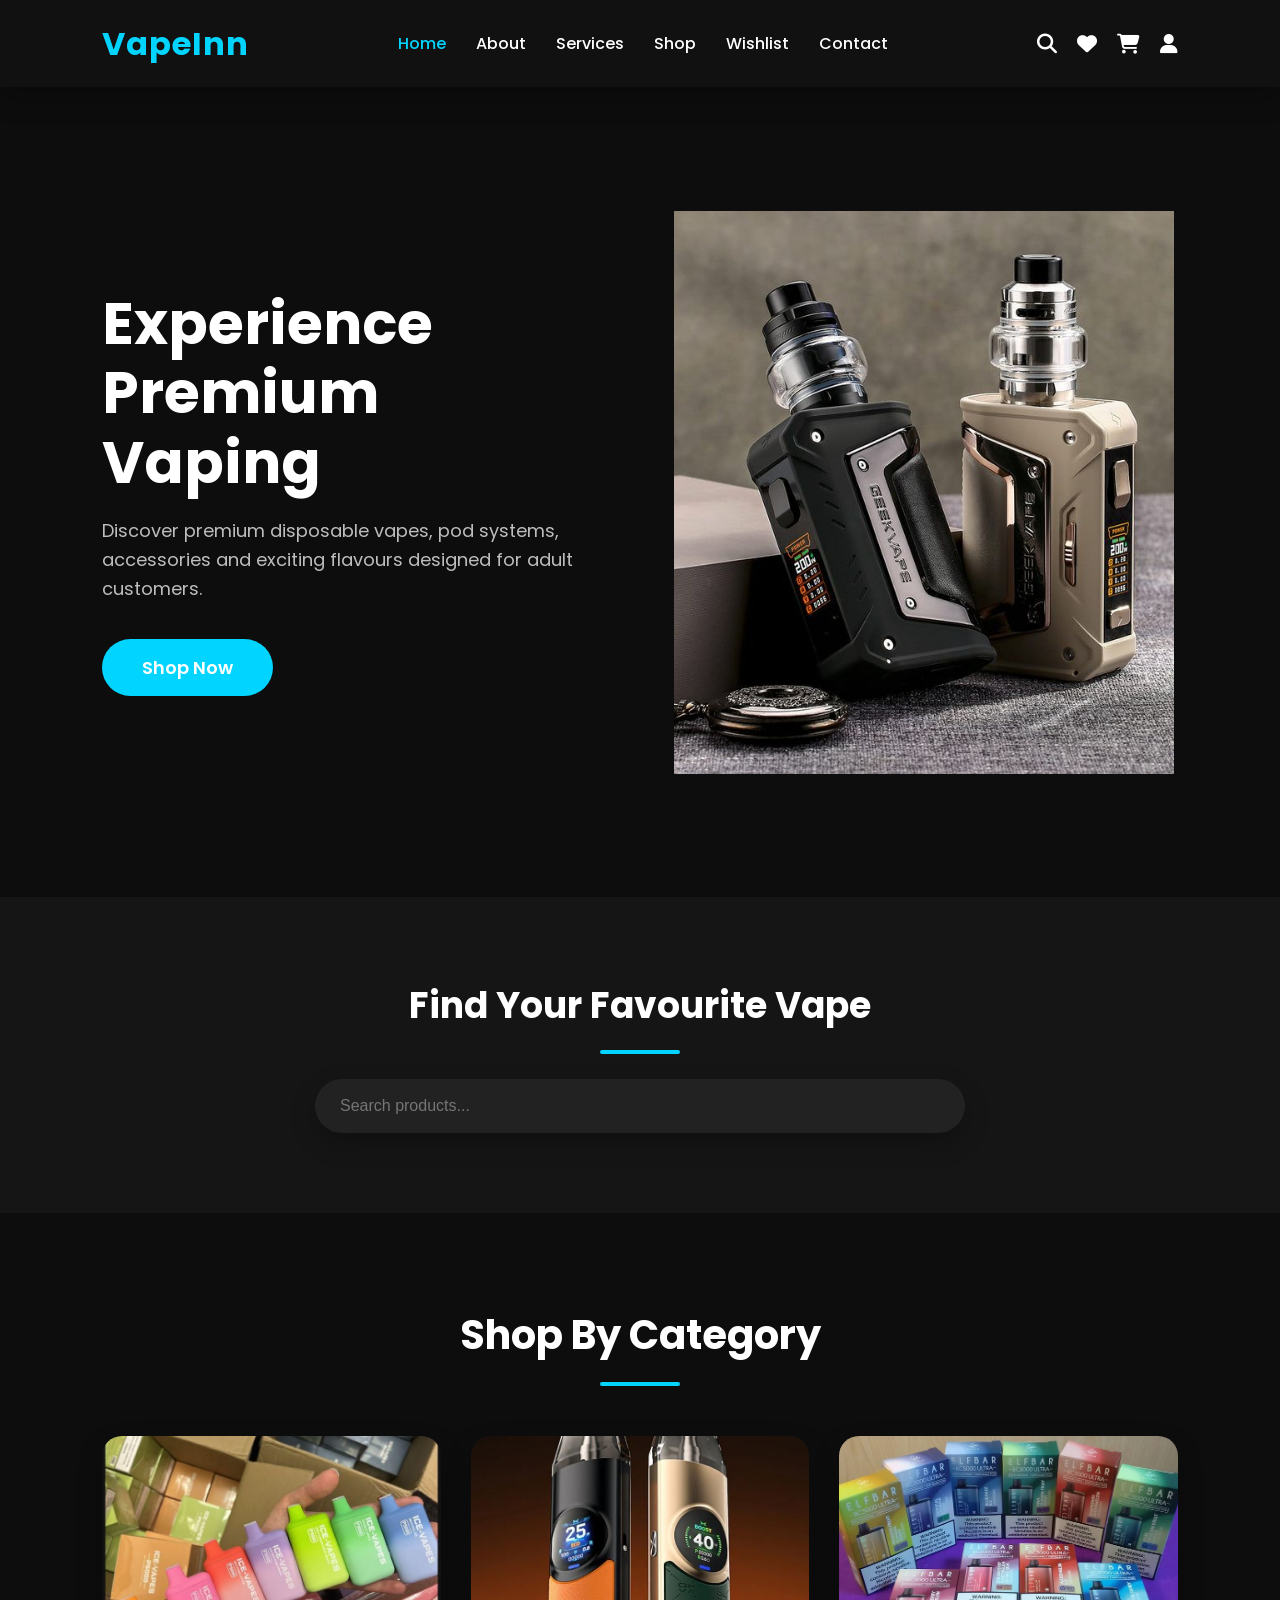
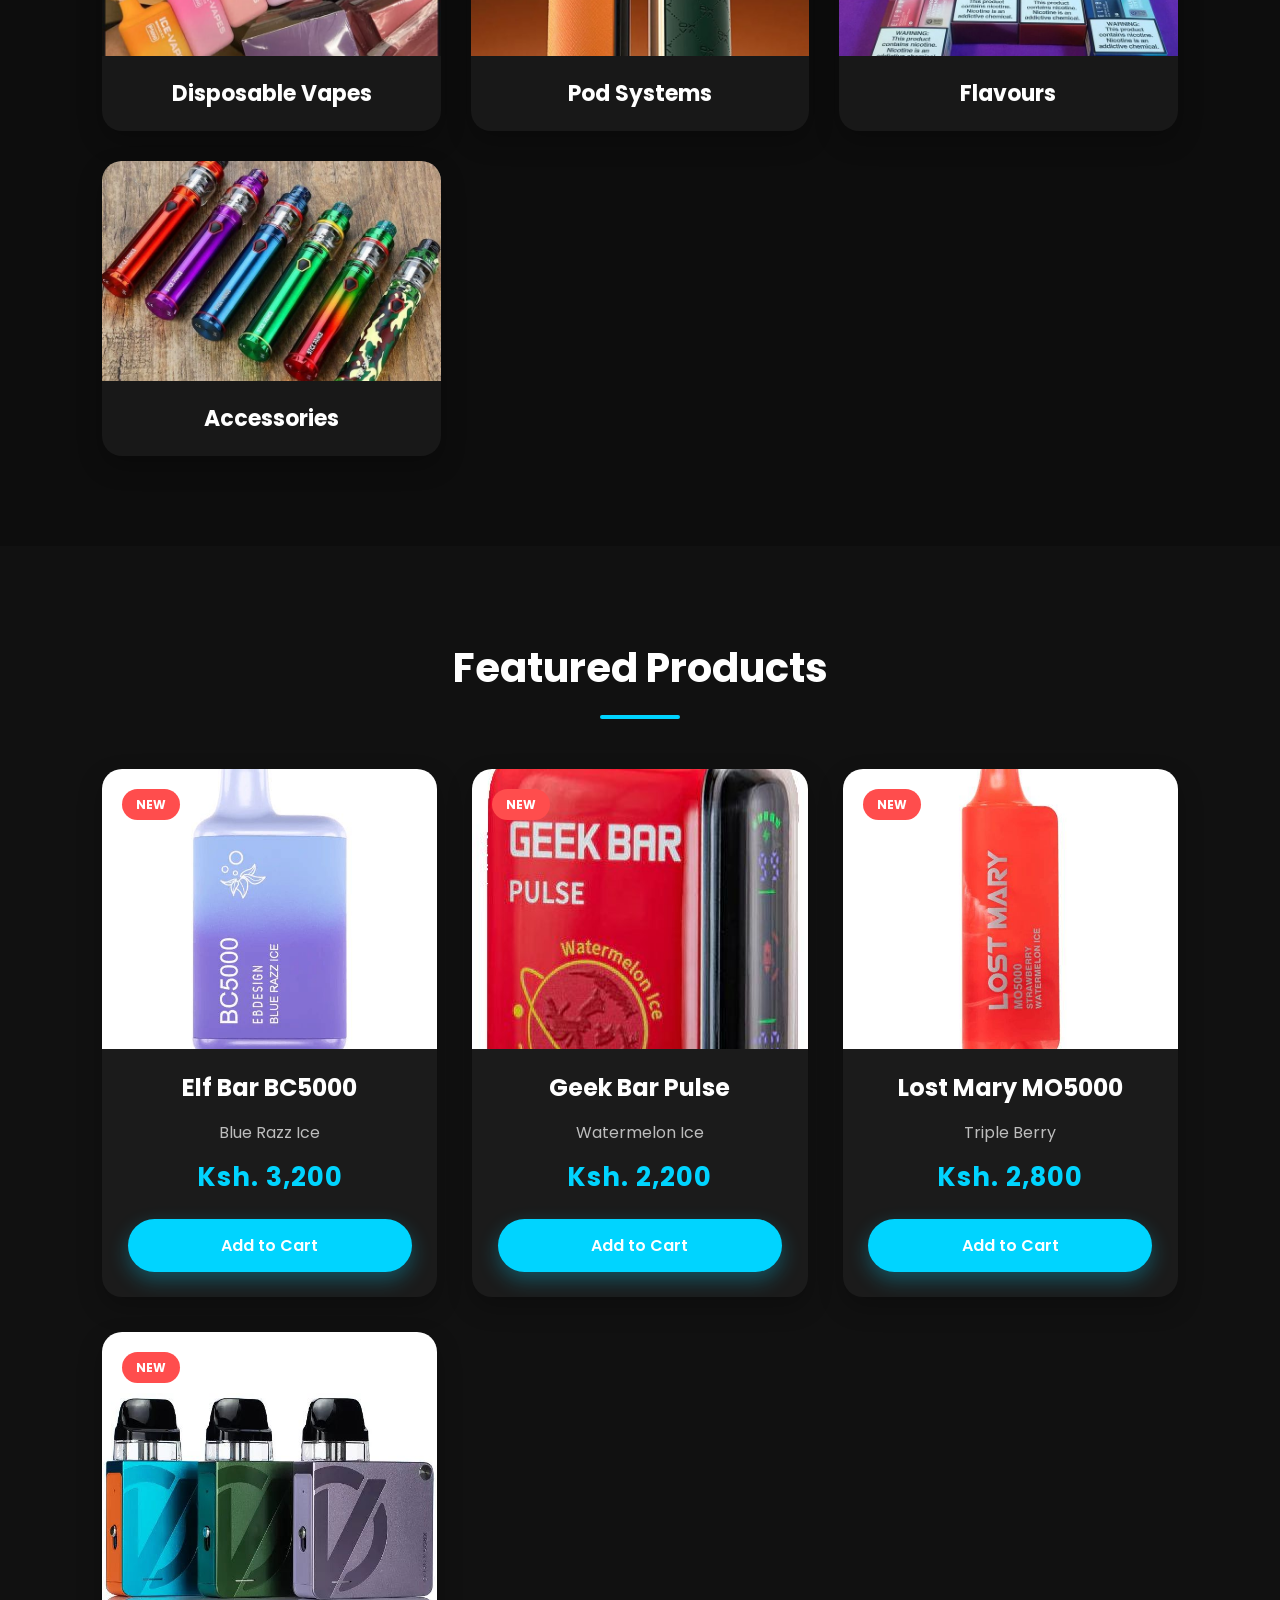
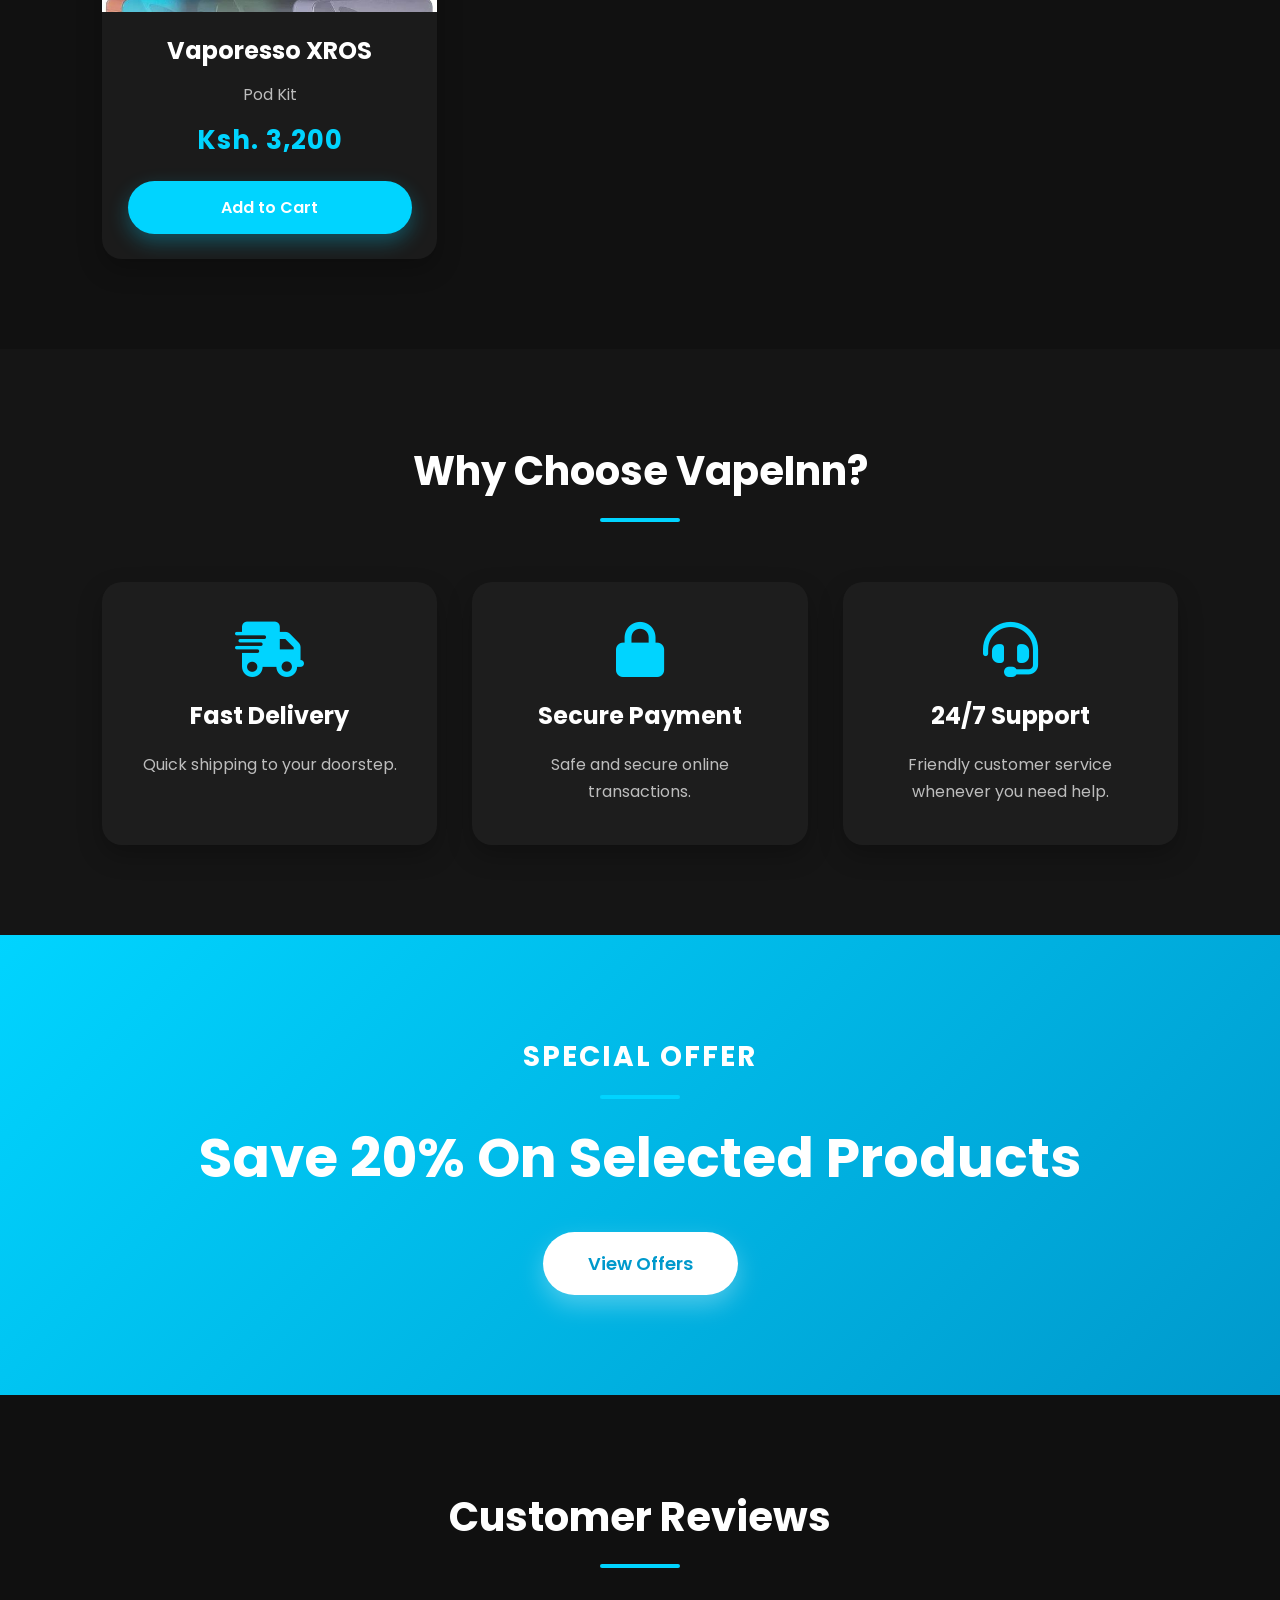
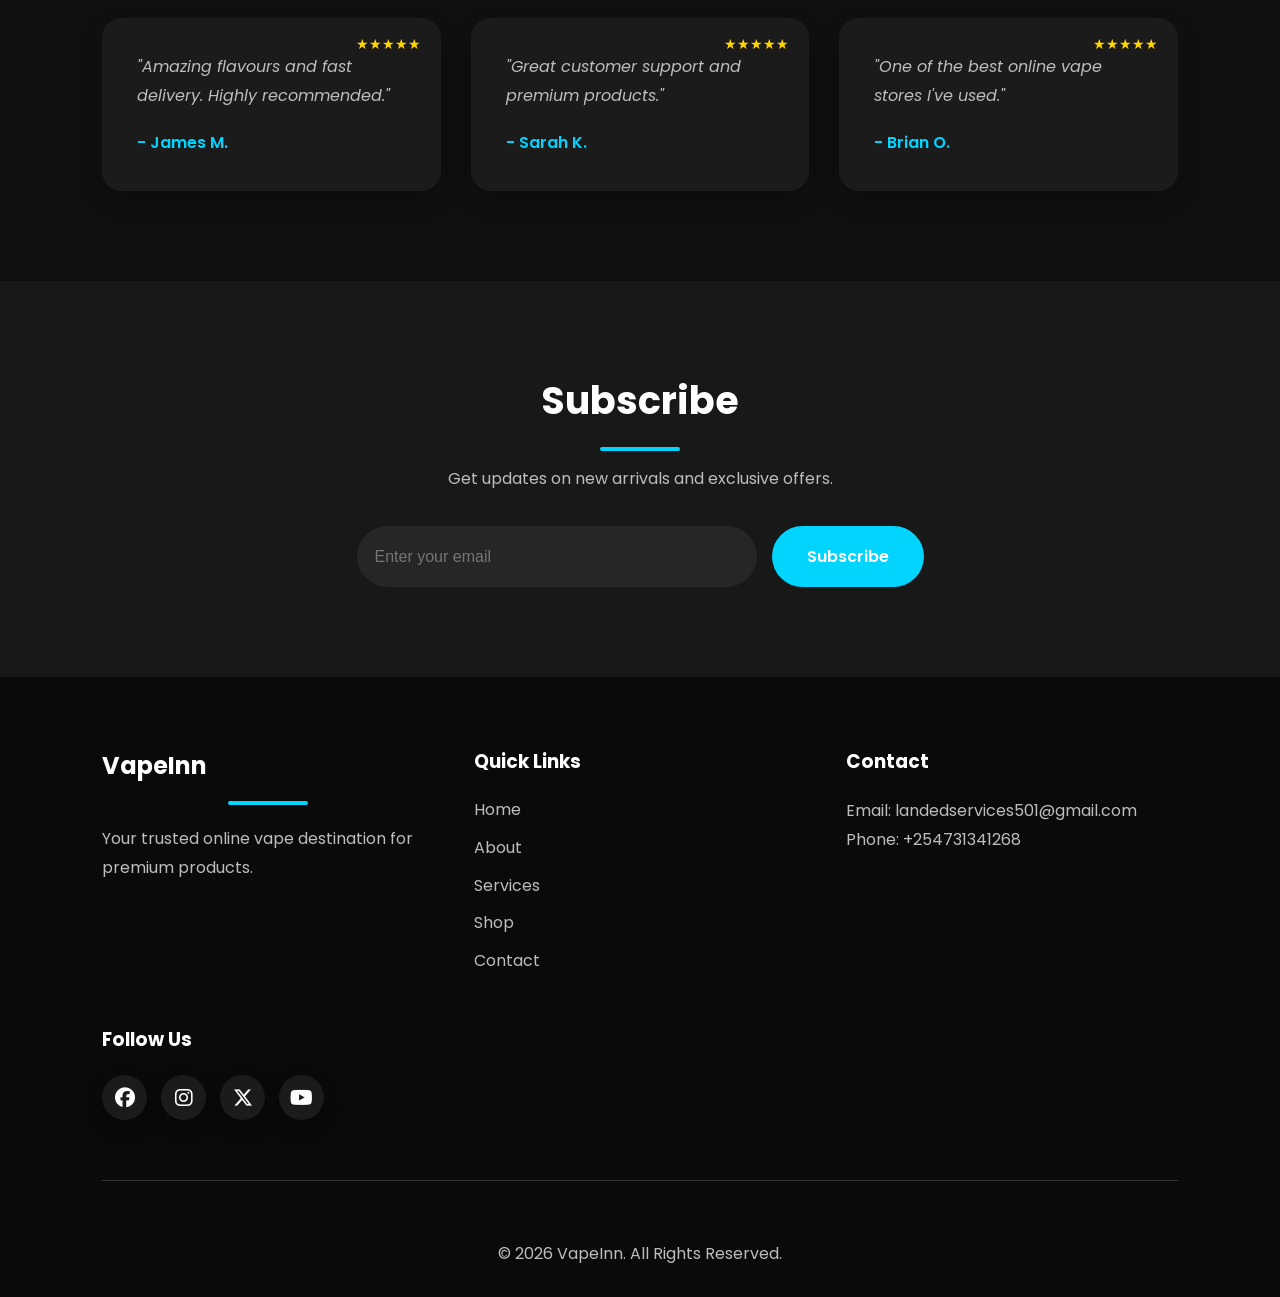
<file: index.html>
<!DOCTYPE html>
<html lang="en">
<head>
    <meta charset="UTF-8">
    <meta name="viewport" content="width=device-width, initial-scale=1.0">
    <title>VapeInn - Premium Vape Store</title>

    <link rel="stylesheet" href="css/style.css">    <!-- Font Awesome -->
    <link rel="stylesheet" href="https://cdnjs.cloudflare.com/ajax/libs/font-awesome/6.5.2/css/all.min.css">

    <!-- Google Font -->
    <link href="https://fonts.googleapis.com/css2?family=Poppins:wght@300;400;500;600;700&display=swap" rel="stylesheet">
</head>

<body>

<!-- ================= HEADER ================= -->

<header>

    <div class="logo">
        <h1>VapeInn</h1>
    </div>

    <nav>

        <ul>

            <li><a href="index.html">Home</a></li>

            <li><a href="about.html">About</a></li>

            <li><a href="services.html">Services</a></li>

            <li><a href="shop.html">Shop</a></li>

            <li><a href="wishlist.html">Wishlist</a></li>

            <li><a href="contact.html">Contact</a></li>

        </ul>

    </nav>

    <div class="header-icons">

        <a href="#">
            <i class="fas fa-search"></i>
        </a>

        <a href="wishlist.html">
            <i class="fas fa-heart"></i>
        </a>

        <a href="cart.html">
            <i class="fas fa-shopping-cart"></i>
        </a>

        <a href="login.html">
            <i class="fas fa-user"></i>
        </a>

    </div>

</header>

<section class="hero">

    <div class="hero-text">

        <h1>Experience Premium Vaping</h1>

        <p>
            Discover premium disposable vapes, pod systems,
            accessories and exciting flavours designed for adult customers.
        </p>

        <a href="shop.html">
            <button>Shop Now</button>
        </a>

    </div>

    <div class="hero-image">

        <img src="images/f7c59d600135979dc2bae67d00e0e4b2.jpg" alt="Premium Vape">

    </div>

</section>

<!-- ================= SEARCH ================= -->

<section class="search-section">

    <h2>Find Your Favourite Vape</h2>

    <input
        type="text"
        placeholder="Search products..."
        id="search">

</section>

<!-- ================= CATEGORIES ================= -->

<section class="categories">

    <h2>Shop By Category</h2>

    <div class="category-container">

        <div class="category-card">
            <img src="images/disposal vapes.jpg" alt="">
            <h3>Disposable Vapes</h3>
        </div>

        <div class="category-card">
            <img src="images/pod vapes.jpg" alt="">
            <h3>Pod Systems</h3>
        </div>

        <div class="category-card">
            <img src="images/flavours.jpg" alt="">
            <h3>Flavours</h3>
        </div>

        <div class="category-card">
            <img src="images/accessories.jpg" alt="">
            <h3>Accessories</h3>
        </div>

    </div>

</section>

<!-- ================= FEATURED PRODUCTS ================= -->

<section class="featured-products">

    <h2>Featured Products</h2>

    <div class="products">

        <!-- Product 1 -->

        <article class="product-card">

            <img src="images/Elf Bar BC5000 Blue Razz Ice.jpg" alt="Elf Bar">

            <h3>Elf Bar BC5000</h3>

            <p>Blue Razz Ice</p>

            <h4>Ksh. 3,200</h4>

            <button>Add to Cart</button>

        </article>

        <!-- Product 2 -->

        <article class="product-card">

            <img src="images/Geek Bar Pulse 7500 Watermelon Ice.jpg" alt="Geek Bar">

            <h3>Geek Bar Pulse</h3>

            <p>Watermelon Ice</p>

            <h4>Ksh. 2,200</h4>

            <button>Add to Cart</button>

        </article>

        <!-- Product 3 -->

        <article class="product-card">

            <img src="images/shop/Lost Mary MO5000.jpg" alt="Lost Mary">

            <h3>Lost Mary MO5000</h3>

            <p>Triple Berry</p>

            <h4>Ksh. 2,800</h4>

            <button>Add to Cart</button>

        </article>

        <!-- Product 4 -->

        <article class="product-card">

            <img src="images/Vaporesso XROS 3 Nano Pod System Kit _ Vape Starter Kit.jpg" alt="Vaporesso">

            <h3>Vaporesso XROS</h3>

            <p>Pod Kit</p>

            <h4>Ksh. 3,200</h4>

            <button>Add to Cart</button>

        </article>

    </div>

</section>

<!-- ================= WHY CHOOSE US ================= -->

<section class="why-us">

    <h2>Why Choose VapeInn?</h2>

    <div class="features">

        <div class="feature">

            <i class="fas fa-shipping-fast"></i>

            <h3>Fast Delivery</h3>

            <p>Quick shipping to your doorstep.</p>

        </div>

        <div class="feature">

            <i class="fas fa-lock"></i>

            <h3>Secure Payment</h3>

            <p>Safe and secure online transactions.</p>

        </div>

        <div class="feature">

            <i class="fas fa-headset"></i>

            <h3>24/7 Support</h3>

            <p>Friendly customer service whenever you need help.</p>

        </div>

    </div>

</section>

<!-- ================= SPECIAL OFFER ================= -->

<section class="offer">

    <h2>Special Offer</h2>

    <h1>Save 20% On Selected Products</h1>

    <a href="shop.html">

        <button>View Offers</button>

    </a>

</section>

<!-- ================= TESTIMONIALS ================= -->

<section class="testimonials">

    <h2>Customer Reviews</h2>

    <div class="testimonial-container">

        <div class="testimonial">

            <p>
                "Amazing flavours and fast delivery.
                Highly recommended."
            </p>

            <h4>- James M.</h4>

        </div>

        <div class="testimonial">

            <p>
                "Great customer support and premium products."
            </p>

            <h4>- Sarah K.</h4>

        </div>

        <div class="testimonial">

            <p>
                "One of the best online vape stores I've used."
            </p>

            <h4>- Brian O.</h4>

        </div>

    </div>

</section>

<!-- ================= NEWSLETTER ================= -->

<section class="newsletter">

    <h2>Subscribe</h2>

    <p>
        Get updates on new arrivals and exclusive offers.
    </p>

    <form>

        <input
            type="email"
            placeholder="Enter your email">

        <button type="submit">

            Subscribe

        </button>

    </form>

</section>

<!-- ================= FOOTER ================= -->

<footer>

    <div class="footer-about">

        <h2>VapeInn</h2>

        <p>
            Your trusted online vape destination for premium products.
        </p>

    </div>

    <div class="footer-links">

        <h3>Quick Links</h3>

        <ul>

            <li><a href="index.html">Home</a></li>

            <li><a href="about.html">About</a></li>

            <li><a href="services.html">Services</a></li>

            <li><a href="shop.html">Shop</a></li>

            <li><a href="contact.html">Contact</a></li>

        </ul>

    </div>

    <div class="footer-contact">

        <h3>Contact</h3>

        <p>Email: landedservices501@gmail.com</p>

        <p>Phone: +254731341268</p>

    </div>

    <div class="footer-social">

        <h3>Follow Us</h3>

        <a href="#"><i class="fab fa-facebook"></i></a>

        <a href="#"><i class="fab fa-instagram"></i></a>

        <a href="#"><i class="fab fa-x-twitter"></i></a>

        <a href="#"><i class="fab fa-youtube"></i></a>

    </div>

    <hr>

    <p align="center">
        © 2026 VapeInn. All Rights Reserved.
    </p>

</footer>
<script src="js/script.js"></script>
</body>
</html>
</file>
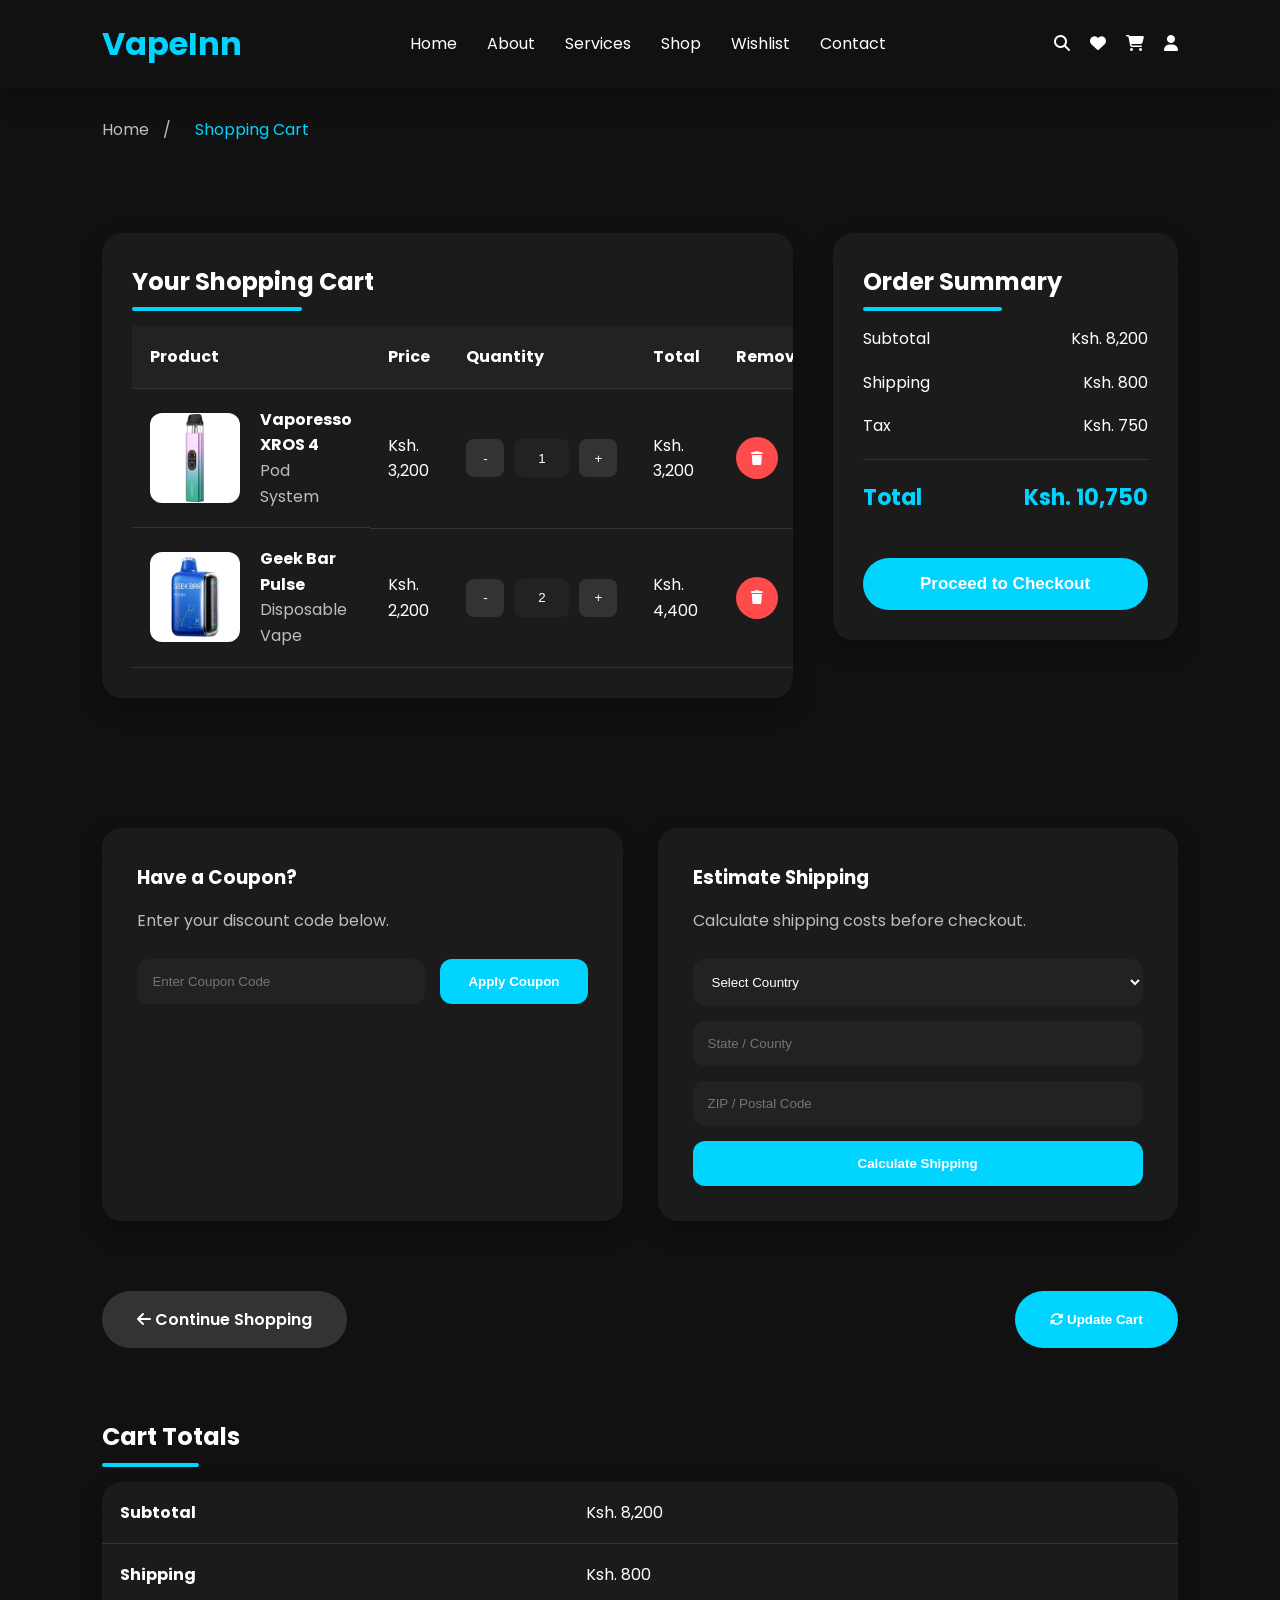
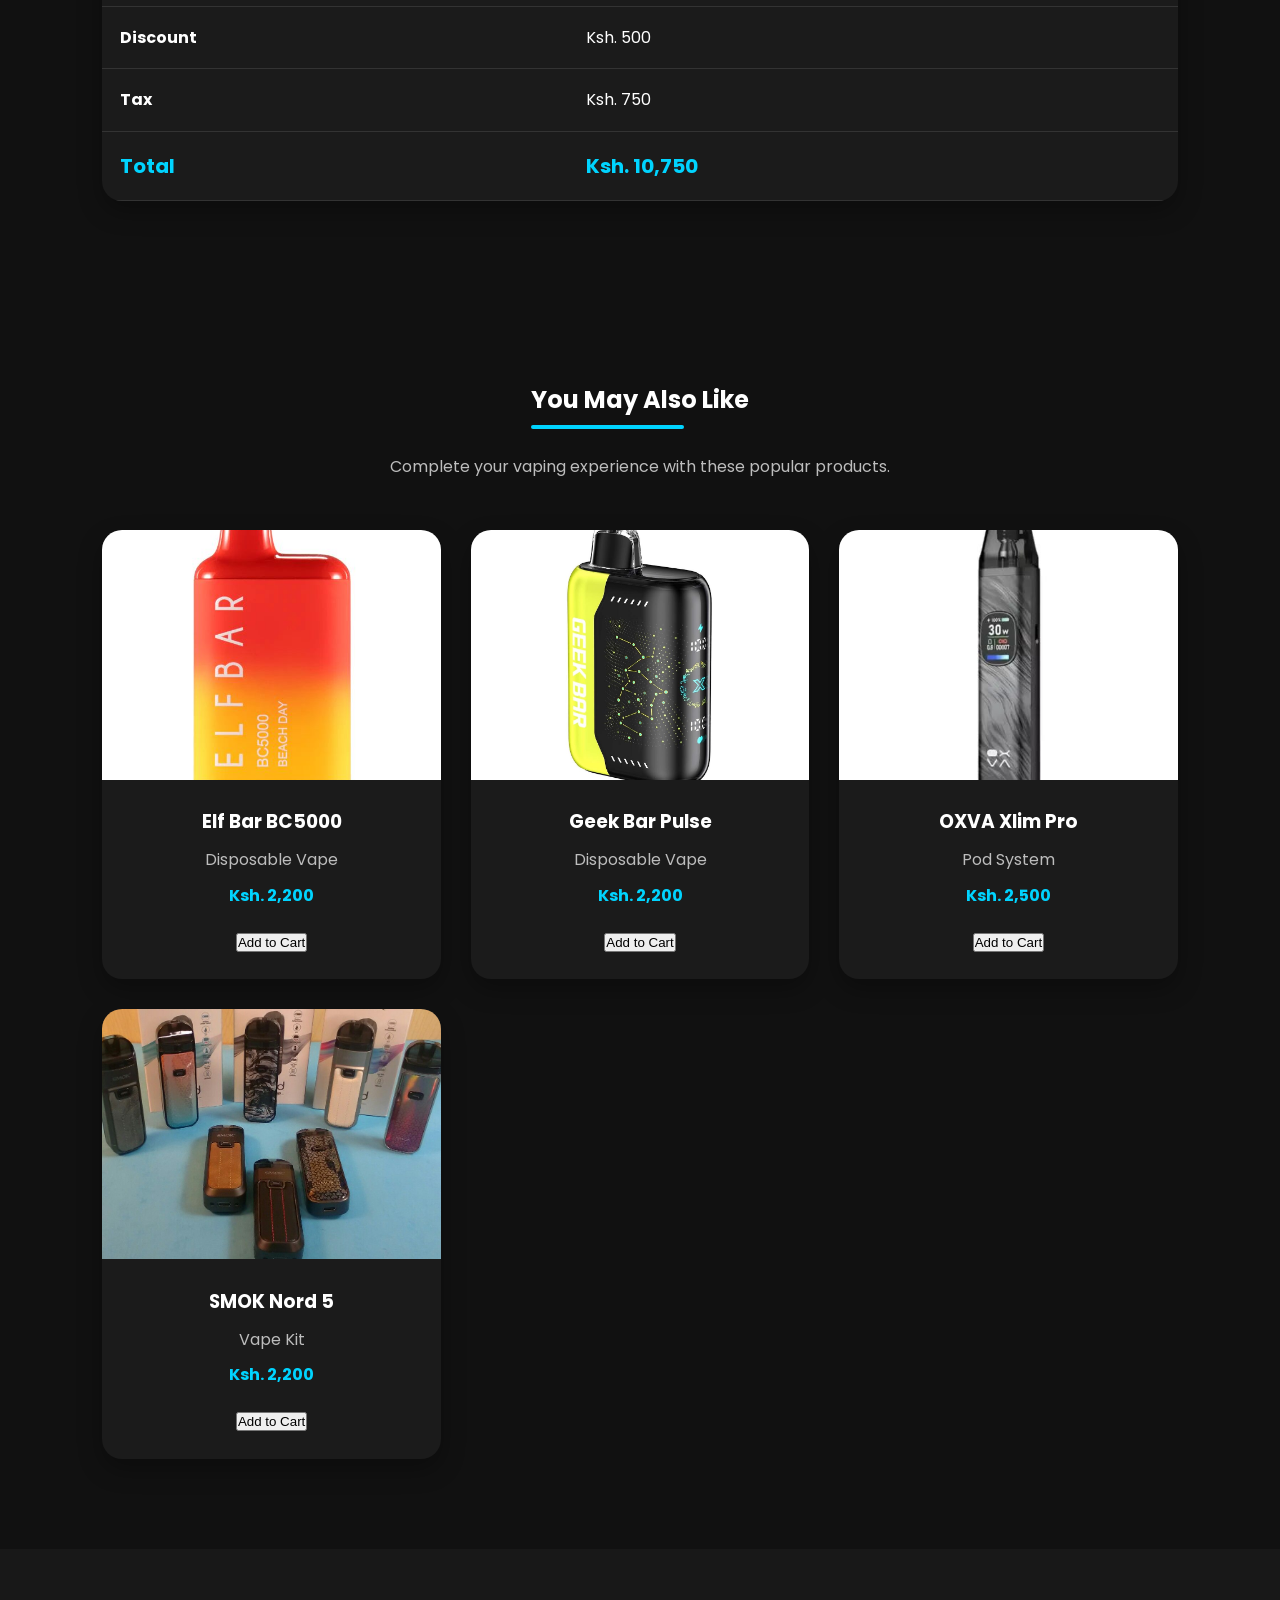
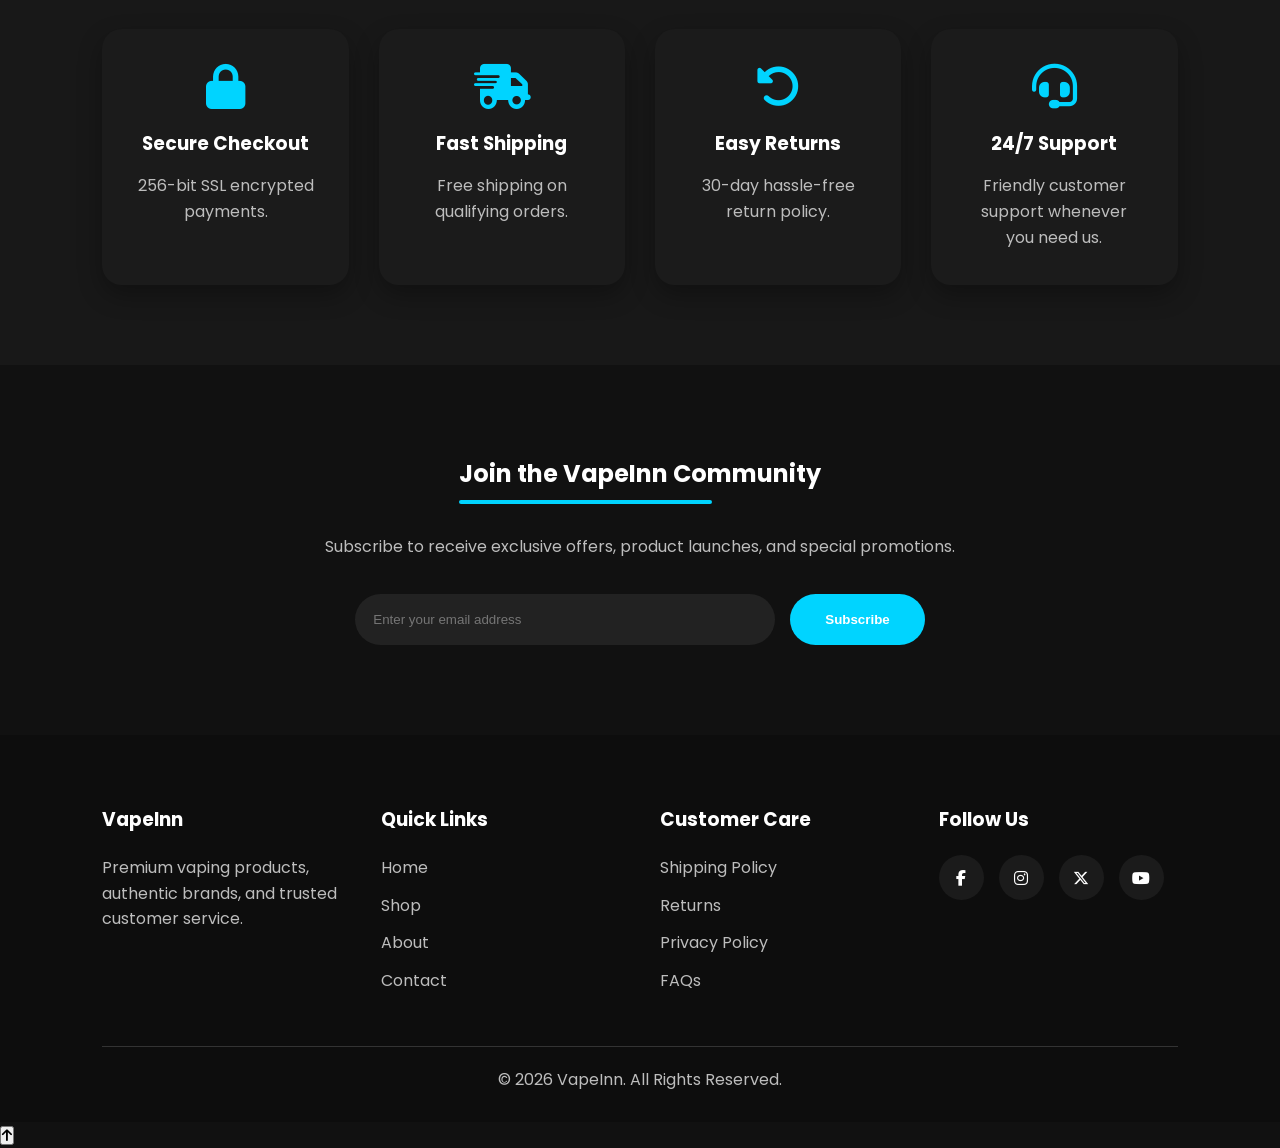
<file: cart.html>
<!DOCTYPE html>
<html lang="en">

<head>

    <meta charset="UTF-8">
    <meta name="viewport" content="width=device-width, initial-scale=1.0">

    <title>Shopping Cart | VapeInn</title>

    <link rel="stylesheet" href="css/cart.css">

    <link rel="stylesheet"
        href="https://cdnjs.cloudflare.com/ajax/libs/font-awesome/6.5.2/css/all.min.css">

    <link href="https://fonts.googleapis.com/css2?family=Poppins:wght@300;400;500;600;700&display=swap"
        rel="stylesheet">

</head>

<body>

<!--================ HEADER ================-->

<header>

    <div class="logo">
        <h1>VapeInn</h1>
    </div>

    <nav>

        <ul>

            <li><a href="index.html">Home</a></li>

            <li><a href="about.html">About</a></li>

            <li><a href="services.html">Services</a></li>

            <li><a href="shop.html">Shop</a></li>

            <li><a href="wishlist.html">Wishlist</a></li>

            <li><a href="contact.html">Contact</a></li>

        </ul>

    </nav>

    <div class="header-icons">

        <a href="#"><i class="fas fa-search"></i></a>
        <a href="wishlist.html"><i class="fas fa-heart"></i></a>
        <a href="cart.html"><i class="fas fa-shopping-cart"></i></a>
        <a href="#"><i class="fas fa-user"></i></a>

    </div>

</header>

<!--================ BREADCRUMB ================-->

<section class="breadcrumb">

    <a href="index.html">Home</a>

    <span>/</span>

    <span class="current">Shopping Cart</span>

</section>

<!--================ CART ================-->

<section class="cart-section">

    <!-- Cart Items -->

    <div class="cart-items">

        <h2>Your Shopping Cart</h2>

        <table>

            <thead>

                <tr>

                    <th>Product</th>

                    <th>Price</th>

                    <th>Quantity</th>

                    <th>Total</th>

                    <th>Remove</th>

                </tr>

            </thead>

            <tbody>

                <!-- Product 1 -->

                <tr>

                    <td class="product">

                        <img src="images/shop/Vaporesso XROS 4.jpg" alt="Vaporesso XROS 4">

                        <div>

                            <h4>Vaporesso XROS 4</h4>

                            <p>Pod System</p>

                        </div>

                    </td>

                    <td>Ksh. 3,200</td>

                    <td>

                        <div class="quantity-box">

                            <button>-</button>

                            <input type="text" value="1">

                            <button>+</button>

                        </div>

                    </td>

                    <td>Ksh. 3,200</td>

                    <td>

                        <button class="remove-btn">

                            <i class="fas fa-trash"></i>

                        </button>

                    </td>

                </tr>

                <!-- Product 2 -->

                <tr>

                    <td class="product">

                        <img src="images/shop/Geek Bar Pulse.jpg" alt="Geek Bar Pulse">

                        <div>

                            <h4>Geek Bar Pulse</h4>

                            <p>Disposable Vape</p>

                        </div>

                    </td>

                    <td>Ksh. 2,200</td>

                    <td>

                        <div class="quantity-box">

                            <button>-</button>

                            <input type="text" value="2">

                            <button>+</button>

                        </div>

                    </td>

                    <td>Ksh. 4,400</td>

                    <td>

                        <button class="remove-btn">

                            <i class="fas fa-trash"></i>

                        </button>

                    </td>

                </tr>

            </tbody>

        </table>

    </div>

    <!-- Cart Summary -->

    <aside class="cart-summary">

        <h2>Order Summary</h2>

        <div class="summary-row">

            <span>Subtotal</span>

            <span>Ksh. 8,200</span>

        </div>

        <div class="summary-row">

            <span>Shipping</span>

            <span>Ksh. 800</span>

        </div>

        <div class="summary-row">

            <span>Tax</span>

            <span>Ksh. 750</span>

        </div>

        <hr>

        <div class="summary-row total">

            <span>Total</span>

            <span>Ksh. 10,750</span>

        </div>

        <button class="checkout-btn">

            Proceed to Checkout

        </button>

    </aside>

</section>


<!--================ CART ACTIONS ================-->

<section class="cart-actions">

    <!-- Coupon -->

    <div class="coupon-box">

        <h3>Have a Coupon?</h3>

        <p>Enter your discount code below.</p>

        <div class="coupon-input">

            <input
                type="text"
                placeholder="Enter Coupon Code">

            <button>

                Apply Coupon

            </button>

        </div>

    </div>

    <!-- Shipping Calculator -->

    <div class="shipping-box">

        <h3>Estimate Shipping</h3>

        <p>Calculate shipping costs before checkout.</p>

        <form>

            <select>

                <option>Select Country</option>

                <option>United States</option>

                <option>Canada</option>

                <option>United Kingdom</option>

                <option>Australia</option>

            </select>

            <input
                type="text"
                placeholder="State / County">

            <input
                type="text"
                placeholder="ZIP / Postal Code">

            <button type="submit">

                Calculate Shipping

            </button>

        </form>

    </div>

</section>

<!--================ CART BUTTONS ================-->

<section class="cart-buttons">

    <a href="shop.html" class="continue-btn">

        <i class="fas fa-arrow-left"></i>

        Continue Shopping

    </a>

    <button class="update-btn">

        <i class="fas fa-rotate"></i>

        Update Cart

    </button>

</section>

<!--================ TOTALS ================-->

<section class="cart-totals">

    <h2>Cart Totals</h2>

    <table>

        <tr>

            <th>Subtotal</th>

            <td>Ksh. 8,200</td>

        </tr>

        <tr>

            <th>Shipping</th>

            <td>Ksh. 800</td>

        </tr>

        <tr>

            <th>Discount</th>

            <td>Ksh. 500</td>

        </tr>

        <tr>

            <th>Tax</th>

            <td>Ksh. 750</td>

        </tr>

        <tr class="grand-total">

            <th>Total</th>

            <td>Ksh. 10,750</td>

        </tr>

    </table>

</section>


<!--================ RECOMMENDED PRODUCTS ================-->

<section class="recommended-products">

    <h2>You May Also Like</h2>

    <p class="section-text">
        Complete your vaping experience with these popular products.
    </p>

    <div class="recommended-grid">

        <div class="recommended-card">

            <img src="images/shop/Elf Bar BC5000.jpg" alt="Elf Bar BC5000">

            <h3>Elf Bar BC5000</h3>

            <p>Disposable Vape</p>

            <h4>Ksh. 2,200</h4>

            <button class="cart-btn">
                Add to Cart
            </button>

        </div>

        <div class="recommended-card">

            <img src="images/shop/Geek Bar Pulse(wishlist).jpg" alt="Geek Bar Pulse">

            <h3>Geek Bar Pulse</h3>

            <p>Disposable Vape</p>

            <h4>Ksh. 2,200</h4>

            <button class="cart-btn">
                Add to Cart
            </button>

        </div>

        <div class="recommended-card">

            <img src="images/shop/Oxva Xlim Pro.jpg" alt="OXVA Xlim Pro">

            <h3>OXVA Xlim Pro</h3>

            <p>Pod System</p>

            <h4>Ksh. 2,500</h4>

            <button class="cart-btn">
                Add to Cart
            </button>

        </div>

        <div class="recommended-card">

            <img src="images/shop/SMOK Nord 5.jpg" alt="SMOK Nord 5">

            <h3>SMOK Nord 5</h3>

            <p>Vape Kit</p>

            <h4>Ksh. 2,200</h4>

            <button class="cart-btn">
                Add to Cart
            </button>

        </div>

    </div>

</section>

<!--================ TRUST FEATURES ================-->

<section class="trust-features">

    <div class="trust-grid">

        <div class="trust-card">

            <i class="fas fa-lock"></i>

            <h3>Secure Checkout</h3>

            <p>256-bit SSL encrypted payments.</p>

        </div>

        <div class="trust-card">

            <i class="fas fa-truck-fast"></i>

            <h3>Fast Shipping</h3>

            <p>Free shipping on qualifying orders.</p>

        </div>

        <div class="trust-card">

            <i class="fas fa-rotate-left"></i>

            <h3>Easy Returns</h3>

            <p>30-day hassle-free return policy.</p>

        </div>

        <div class="trust-card">

            <i class="fas fa-headset"></i>

            <h3>24/7 Support</h3>

            <p>Friendly customer support whenever you need us.</p>

        </div>

    </div>

</section>

<!--================ NEWSLETTER ================-->

<section class="newsletter">

    <h2>Join the VapeInn Community</h2>

    <p>

        Subscribe to receive exclusive offers,
        product launches, and special promotions.

    </p>

    <form>

        <input
            type="email"
            placeholder="Enter your email address"
            required>

        <button type="submit">

            Subscribe

        </button>

    </form>

</section>

<!--================ FOOTER ================-->

<footer>

    <div class="footer-grid">

        <div>

            <h3>VapeInn</h3>

            <p>

                Premium vaping products,
                authentic brands,
                and trusted customer service.

            </p>

        </div>

        <div>

            <h3>Quick Links</h3>

            <ul>

                <li><a href="index.html">Home</a></li>
                <li><a href="shop.html">Shop</a></li>
                <li><a href="about.html">About</a></li>
                <li><a href="contact.html">Contact</a></li>

            </ul>

        </div>

        <div>

            <h3>Customer Care</h3>

            <ul>

                <li>Shipping Policy</li>
                <li>Returns</li>
                <li>Privacy Policy</li>
                <li>FAQs</li>

            </ul>

        </div>

        <div>

            <h3>Follow Us</h3>

            <div class="footer-social">

                <a href="#"><i class="fab fa-facebook-f"></i></a>

                <a href="#"><i class="fab fa-instagram"></i></a>

                <a href="#"><i class="fab fa-x-twitter"></i></a>

                <a href="#"><i class="fab fa-youtube"></i></a>

            </div>

        </div>

    </div>

    <hr>

    <p class="copyright">

        © 2026 VapeInn. All Rights Reserved.

    </p>

</footer>

<script src="js/script.js"></script>
</body>

</html>
</file>
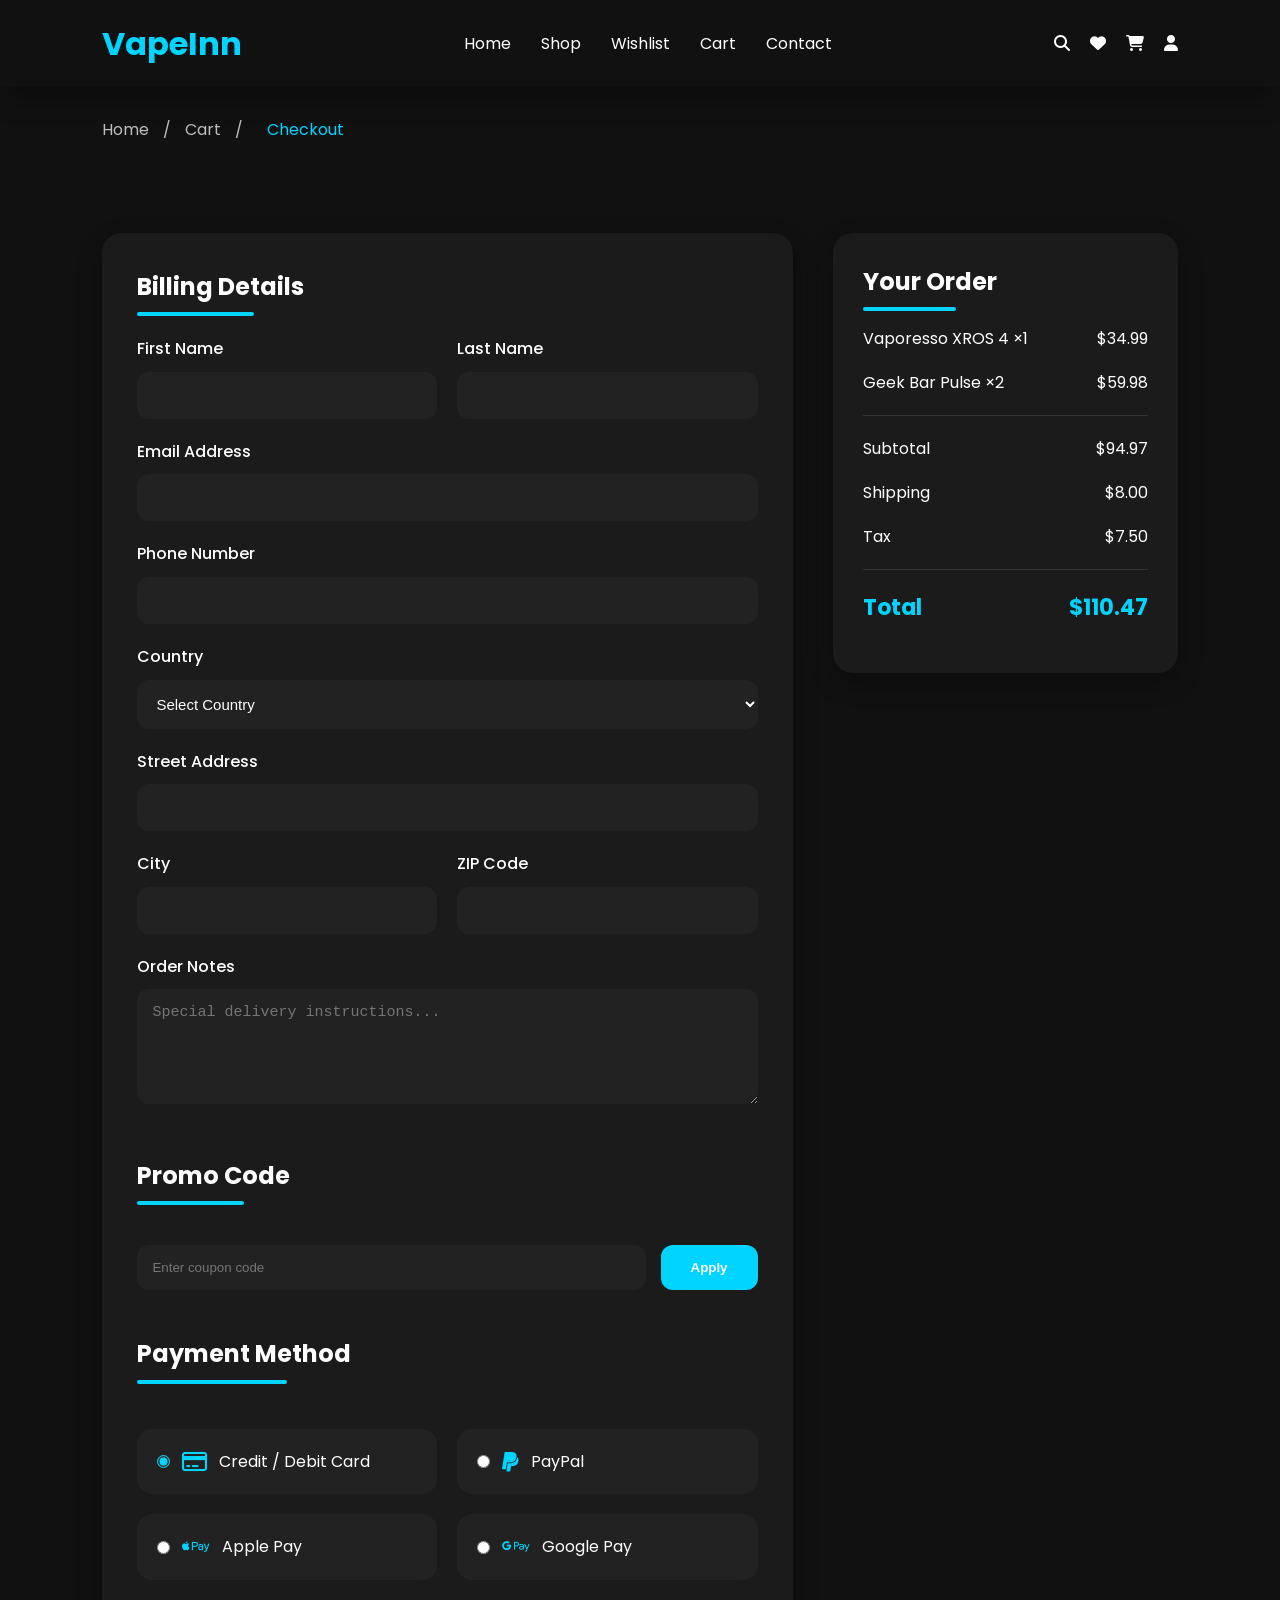
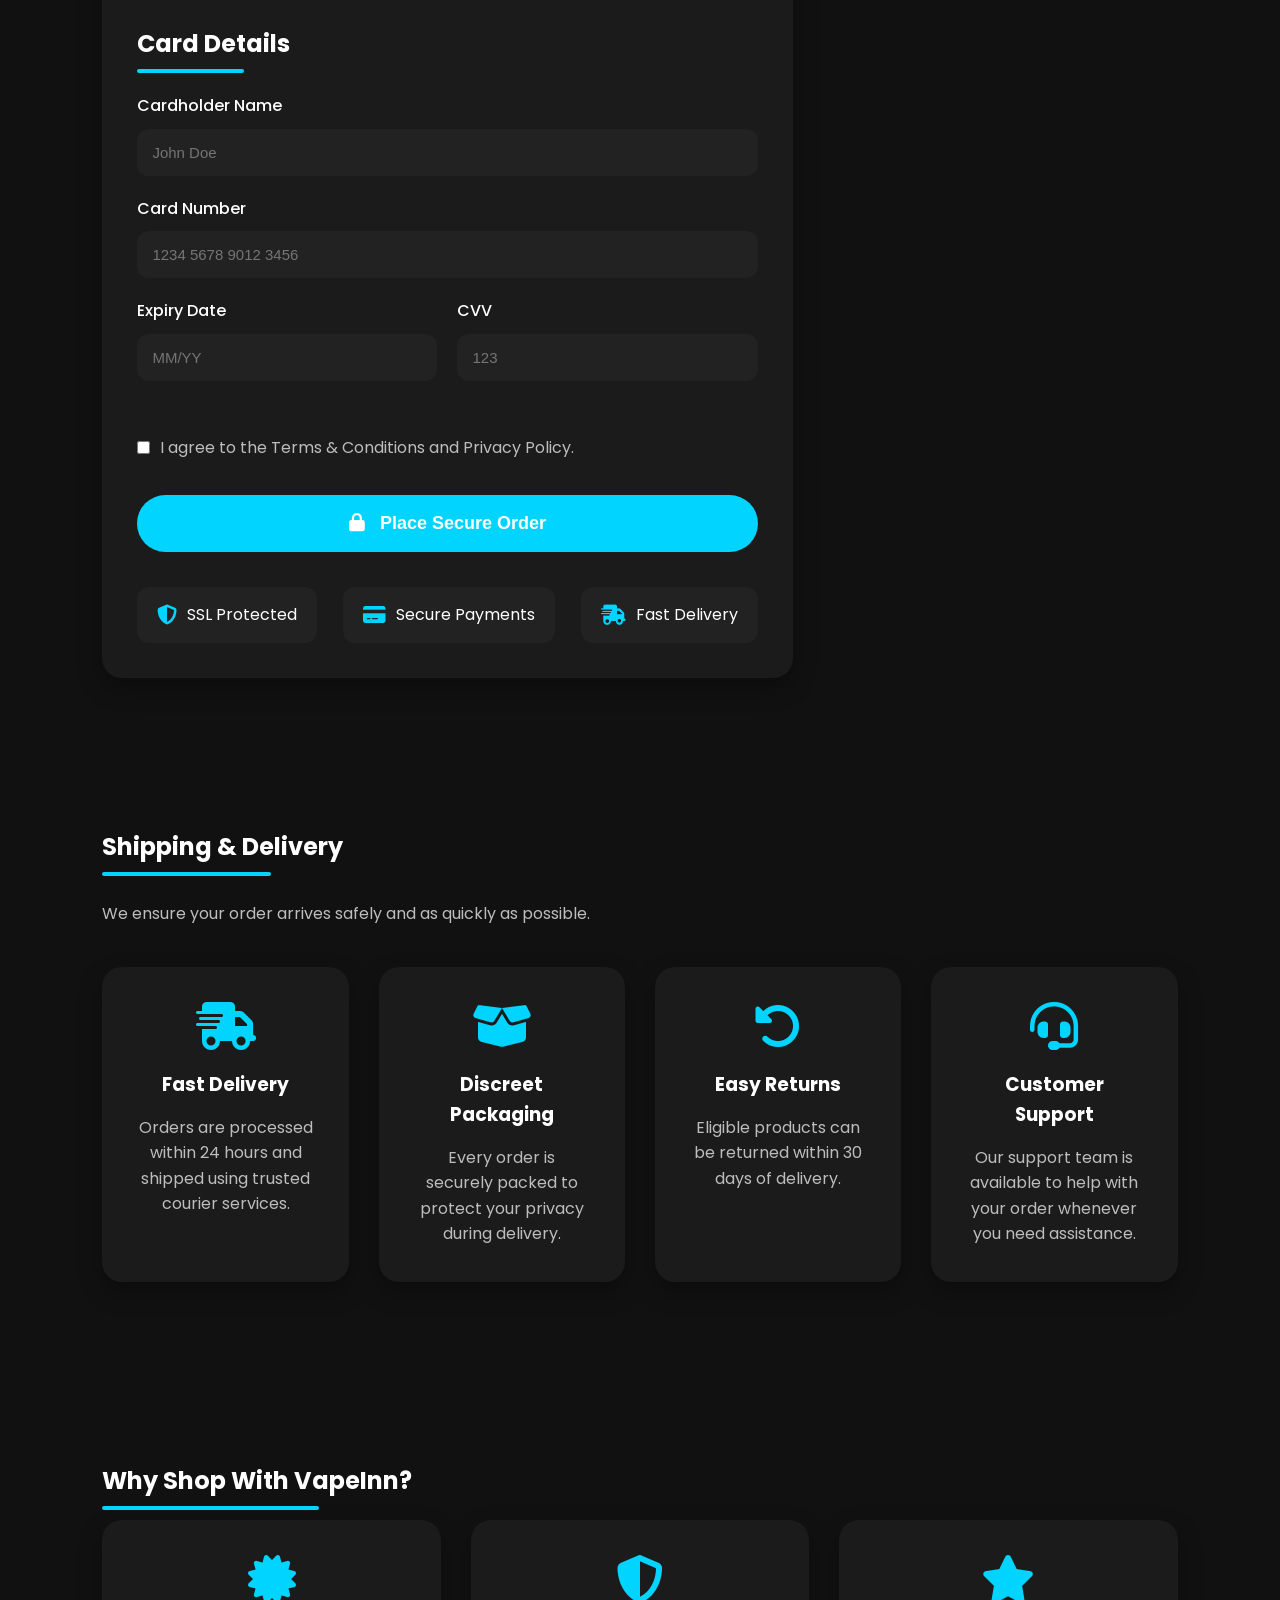
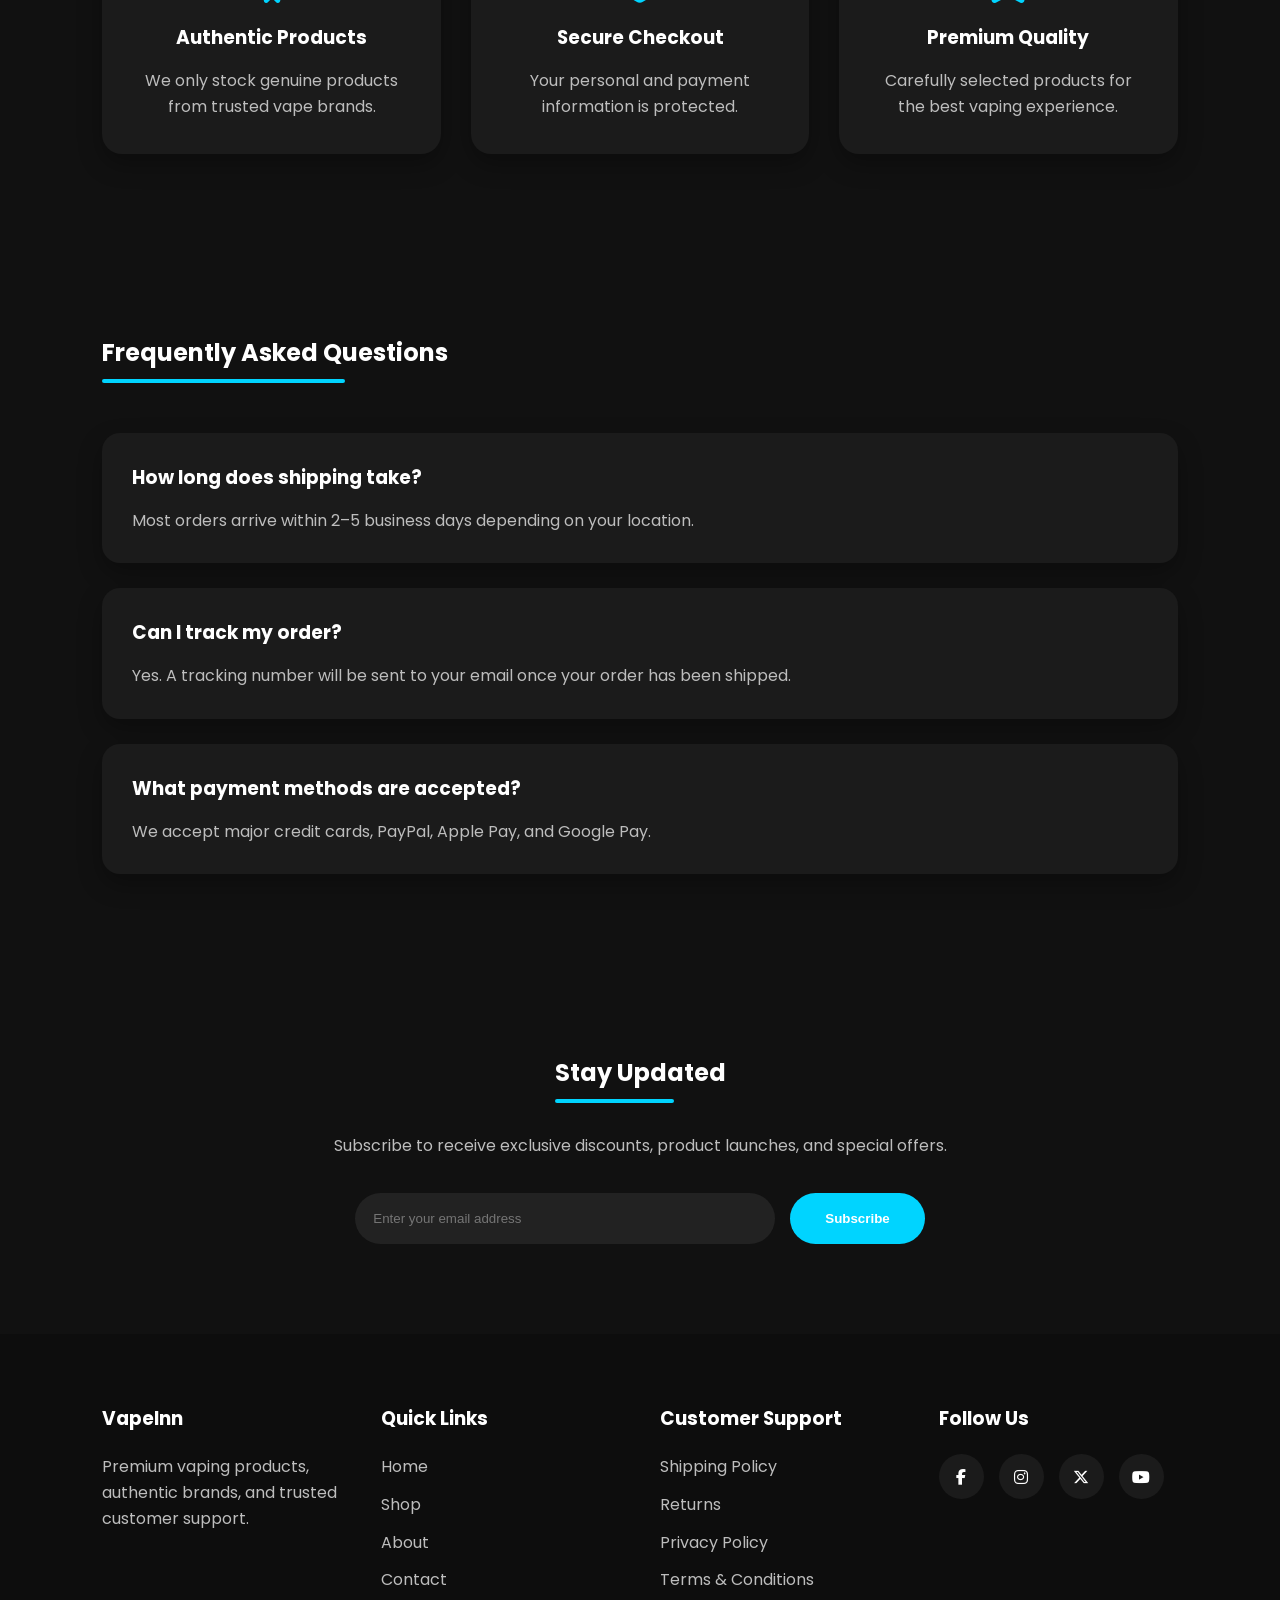
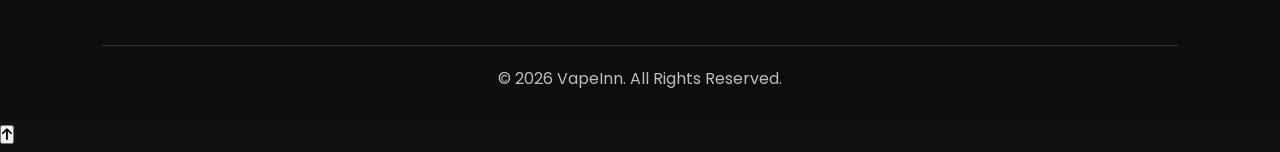
<file: checkout.html>
<!DOCTYPE html>
<html lang="en">
<head>
    <meta charset="UTF-8">
    <meta name="viewport" content="width=device-width, initial-scale=1.0">

    <title>Checkout | VapeInn</title>

    <link rel="stylesheet" href="css/checkout.css">

    <link rel="stylesheet"
    href="https://cdnjs.cloudflare.com/ajax/libs/font-awesome/6.5.2/css/all.min.css">

    <link href="https://fonts.googleapis.com/css2?family=Poppins:wght@300;400;500;600;700&display=swap"
    rel="stylesheet">
</head>

<body>

<!--================ HEADER ================-->

<header>

    <div class="logo">
        <h1>VapeInn</h1>
    </div>

    <nav>

        <ul>

            <li><a href="index.html">Home</a></li>
            <li><a href="shop.html">Shop</a></li>
            <li><a href="wishlist.html">Wishlist</a></li>
            <li><a href="cart.html">Cart</a></li>
            <li><a href="contact.html">Contact</a></li>

        </ul>

    </nav>

    <div class="header-icons">

        <a href="#"><i class="fas fa-search"></i></a>
        <a href="wishlist.html"><i class="fas fa-heart"></i></a>
        <a href="cart.html"><i class="fas fa-shopping-cart"></i></a>
        <a href="#"><i class="fas fa-user"></i></a>

    </div>

</header>

<!--================ BREADCRUMB ================-->

<section class="breadcrumb">

    <a href="index.html">Home</a>

    <span>/</span>

    <a href="cart.html">Cart</a>

    <span>/</span>

    <span class="current">Checkout</span>

</section>

<!--================ CHECKOUT ================-->

<section class="checkout">

    <!-- LEFT SIDE -->

    <div class="checkout-form">

        <h2>Billing Details</h2>

        <form>

            <div class="row">

                <div class="input-group">

                    <label>First Name</label>

                    <input type="text" required>

                </div>

                <div class="input-group">

                    <label>Last Name</label>

                    <input type="text" required>

                </div>

            </div>

            <div class="input-group">

                <label>Email Address</label>

                <input type="email" required>

            </div>

            <div class="input-group">

                <label>Phone Number</label>

                <input type="tel" required>

            </div>

            <div class="input-group">

                <label>Country</label>

                <select>

                    <option>Select Country</option>
                    <option>United States</option>
                    <option>Canada</option>
                    <option>United Kingdom</option>
                    <option>Australia</option>

                </select>

            </div>

            <div class="input-group">

                <label>Street Address</label>

                <input type="text" required>

            </div>

            <div class="row">

                <div class="input-group">

                    <label>City</label>

                    <input type="text">

                </div>

                <div class="input-group">

                    <label>ZIP Code</label>

                    <input type="text">

                </div>

            </div>

            <div class="input-group">

                <label>Order Notes</label>

                <textarea rows="5"
                placeholder="Special delivery instructions..."></textarea>

            </div>

        </form>

        <!--================ PROMO CODE ================-->

<div class="promo-section">

    <h2>Promo Code</h2>

    <div class="promo-box">

        <input
            type="text"
            placeholder="Enter coupon code">

        <button>

            Apply

        </button>

    </div>

</div>

<!--================ PAYMENT METHODS ================-->

<div class="payment-section">

    <h2>Payment Method</h2>

    <div class="payment-options">

        <label class="payment-card">

            <input
                type="radio"
                name="payment"
                checked>

            <i class="far fa-credit-card"></i>

            Credit / Debit Card

        </label>

        <label class="payment-card">

            <input
                type="radio"
                name="payment">

            <i class="fab fa-paypal"></i>

            PayPal

        </label>

        <label class="payment-card">

            <input
                type="radio"
                name="payment">

            <i class="fab fa-apple-pay"></i>

            Apple Pay

        </label>

        <label class="payment-card">

            <input
                type="radio"
                name="payment">

            <i class="fab fa-google-pay"></i>

            Google Pay

        </label>

    </div>

</div>

<!--================ CARD DETAILS ================-->

<div class="card-details">

    <h2>Card Details</h2>

    <div class="input-group">

        <label>Cardholder Name</label>

        <input
            type="text"
            placeholder="John Doe">

    </div>

    <div class="input-group">

        <label>Card Number</label>

        <input
            type="text"
            placeholder="1234 5678 9012 3456">

    </div>

    <div class="row">

        <div class="input-group">

            <label>Expiry Date</label>

            <input
                type="text"
                placeholder="MM/YY">

        </div>

        <div class="input-group">

            <label>CVV</label>

            <input
                type="password"
                placeholder="123">

        </div>

    </div>

</div>

<!--================ TERMS ================-->

<div class="terms">

    <label>

        <input type="checkbox" required>

        I agree to the Terms & Conditions and Privacy Policy.

    </label>

</div>

<!--================ PLACE ORDER ================-->

<button class="place-order-btn">

    <i class="fas fa-lock"></i>

    Place Secure Order

</button>

<!--================ SECURITY BADGES ================-->

<div class="security-badges">

    <div>

        <i class="fas fa-shield-halved"></i>

        SSL Protected

    </div>

    <div>

        <i class="fas fa-credit-card"></i>

        Secure Payments

    </div>

    <div>

        <i class="fas fa-truck-fast"></i>

        Fast Delivery

    </div>

</div>

    </div>

    <!-- RIGHT SIDE -->

    <aside class="order-summary">

        <h2>Your Order</h2>

        <div class="summary-item">

            <span>Vaporesso XROS 4 ×1</span>

            <span>$34.99</span>

        </div>

        <div class="summary-item">

            <span>Geek Bar Pulse ×2</span>

            <span>$59.98</span>

        </div>

        <hr>

        <div class="summary-item">

            <span>Subtotal</span>

            <span>$94.97</span>

        </div>

        <div class="summary-item">

            <span>Shipping</span>

            <span>$8.00</span>

        </div>

        <div class="summary-item">

            <span>Tax</span>

            <span>$7.50</span>

        </div>

        <hr>

        <div class="summary-item total">

            <span>Total</span>

            <span>$110.47</span>

        </div>

    </aside>

</section>

<!--================ SHIPPING INFO ================-->

<section class="shipping-info">

    <h2>Shipping & Delivery</h2>

    <p class="section-text">
        We ensure your order arrives safely and as quickly as possible.
    </p>

    <div class="shipping-grid">

        <div class="shipping-card">

            <i class="fas fa-truck-fast"></i>

            <h3>Fast Delivery</h3>

            <p>
                Orders are processed within 24 hours and shipped
                using trusted courier services.
            </p>

        </div>

        <div class="shipping-card">

            <i class="fas fa-box-open"></i>

            <h3>Discreet Packaging</h3>

            <p>
                Every order is securely packed to protect your
                privacy during delivery.
            </p>

        </div>

        <div class="shipping-card">

            <i class="fas fa-rotate-left"></i>

            <h3>Easy Returns</h3>

            <p>
                Eligible products can be returned within 30 days
                of delivery.
            </p>

        </div>

        <div class="shipping-card">

            <i class="fas fa-headset"></i>

            <h3>Customer Support</h3>

            <p>
                Our support team is available to help with your
                order whenever you need assistance.
            </p>

        </div>

    </div>

</section>

<!--================ WHY CHOOSE US ================-->

<section class="why-us">

    <h2>Why Shop With VapeInn?</h2>

    <div class="why-grid">

        <div class="why-card">

            <i class="fas fa-certificate"></i>

            <h3>Authentic Products</h3>

            <p>
                We only stock genuine products from trusted vape brands.
            </p>

        </div>

        <div class="why-card">

            <i class="fas fa-shield-halved"></i>

            <h3>Secure Checkout</h3>

            <p>
                Your personal and payment information is protected.
            </p>

        </div>

        <div class="why-card">

            <i class="fas fa-star"></i>

            <h3>Premium Quality</h3>

            <p>
                Carefully selected products for the best vaping experience.
            </p>

        </div>

    </div>

</section>

<!--================ FAQ ================-->

<section class="faq">

    <h2>Frequently Asked Questions</h2>

    <div class="faq-container">

        <div class="faq-item">

            <h3>How long does shipping take?</h3>

            <p>
                Most orders arrive within 2–5 business days depending on
                your location.
            </p>

        </div>

        <div class="faq-item">

            <h3>Can I track my order?</h3>

            <p>
                Yes. A tracking number will be sent to your email once
                your order has been shipped.
            </p>

        </div>

        <div class="faq-item">

            <h3>What payment methods are accepted?</h3>

            <p>
                We accept major credit cards, PayPal, Apple Pay,
                and Google Pay.
            </p>

        </div>

    </div>

</section>

<!--================ NEWSLETTER ================-->

<section class="newsletter">

    <h2>Stay Updated</h2>

    <p>

        Subscribe to receive exclusive discounts,
        product launches, and special offers.

    </p>

    <form>

        <input
            type="email"
            placeholder="Enter your email address"
            required>

        <button type="submit">

            Subscribe

        </button>

    </form>

</section>

<!--================ FOOTER ================-->

<footer>

    <div class="footer-grid">

        <div>

            <h3>VapeInn</h3>

            <p>

                Premium vaping products,
                authentic brands,
                and trusted customer support.

            </p>

        </div>

        <div>

            <h3>Quick Links</h3>

            <ul>

                <li><a href="index.html">Home</a></li>
                <li><a href="shop.html">Shop</a></li>
                <li><a href="about.html">About</a></li>
                <li><a href="contact.html">Contact</a></li>

            </ul>

        </div>

        <div>

            <h3>Customer Support</h3>

            <ul>

                <li>Shipping Policy</li>
                <li>Returns</li>
                <li>Privacy Policy</li>
                <li>Terms & Conditions</li>

            </ul>

        </div>

        <div>

            <h3>Follow Us</h3>

            <div class="footer-social">

                <a href="#"><i class="fab fa-facebook-f"></i></a>

                <a href="#"><i class="fab fa-instagram"></i></a>

                <a href="#"><i class="fab fa-x-twitter"></i></a>

                <a href="#"><i class="fab fa-youtube"></i></a>

            </div>

        </div>

    </div>

    <hr>

    <p class="copyright">

        © 2026 VapeInn. All Rights Reserved.

    </p>

</footer>
<script src="js/script.js"></script>
</body>
</html>
</file>
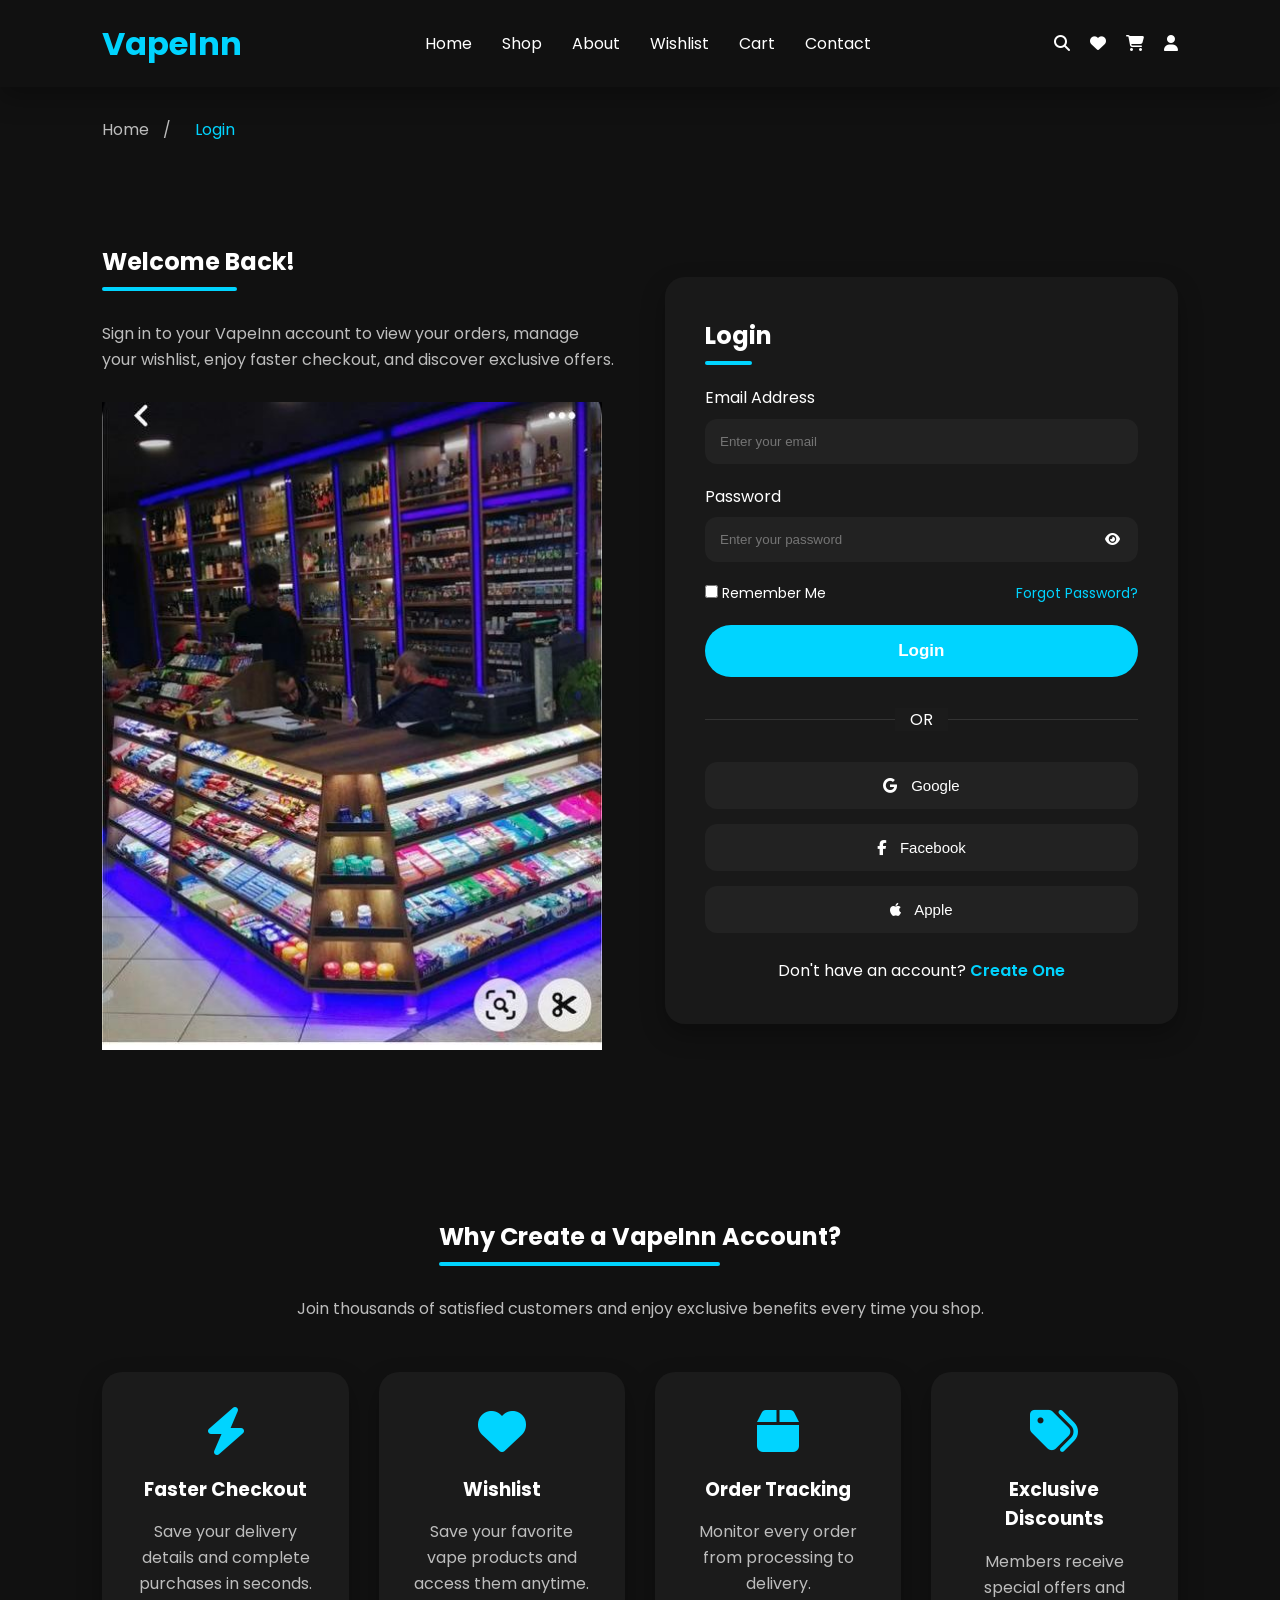
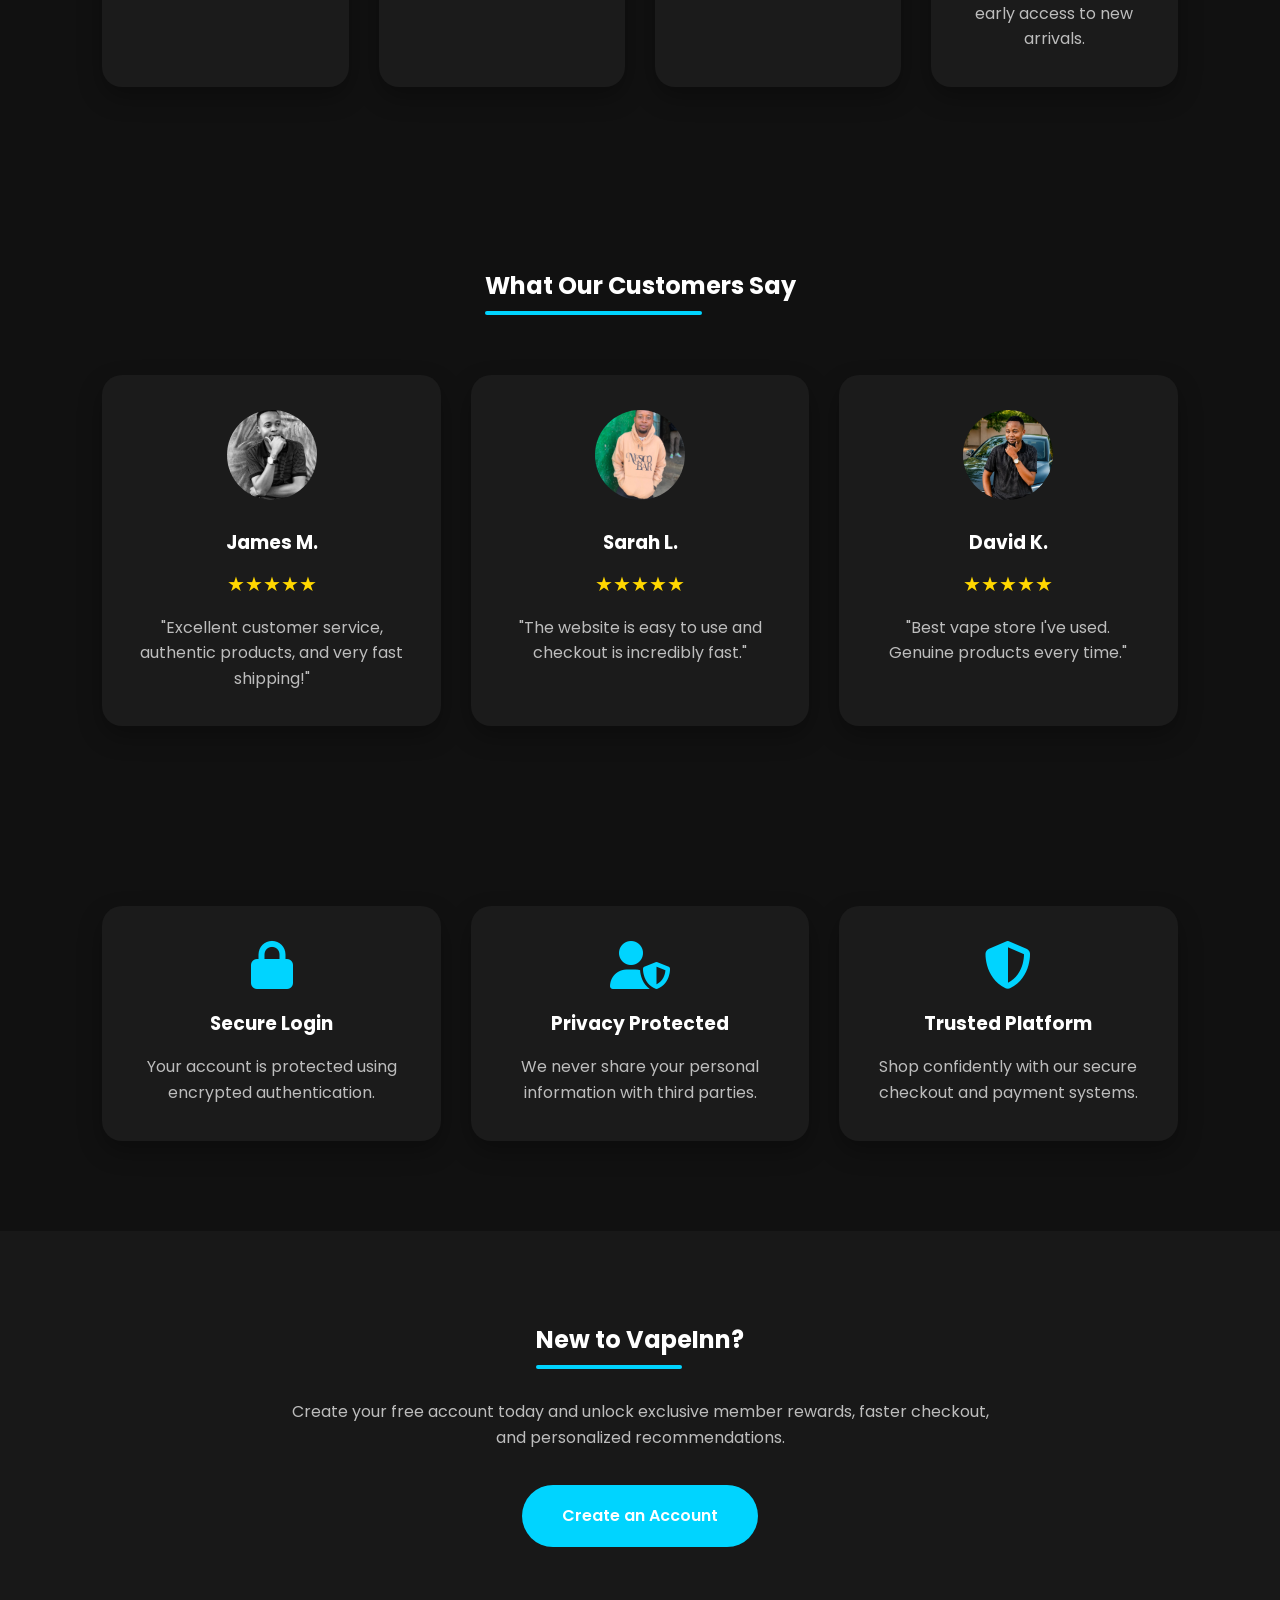
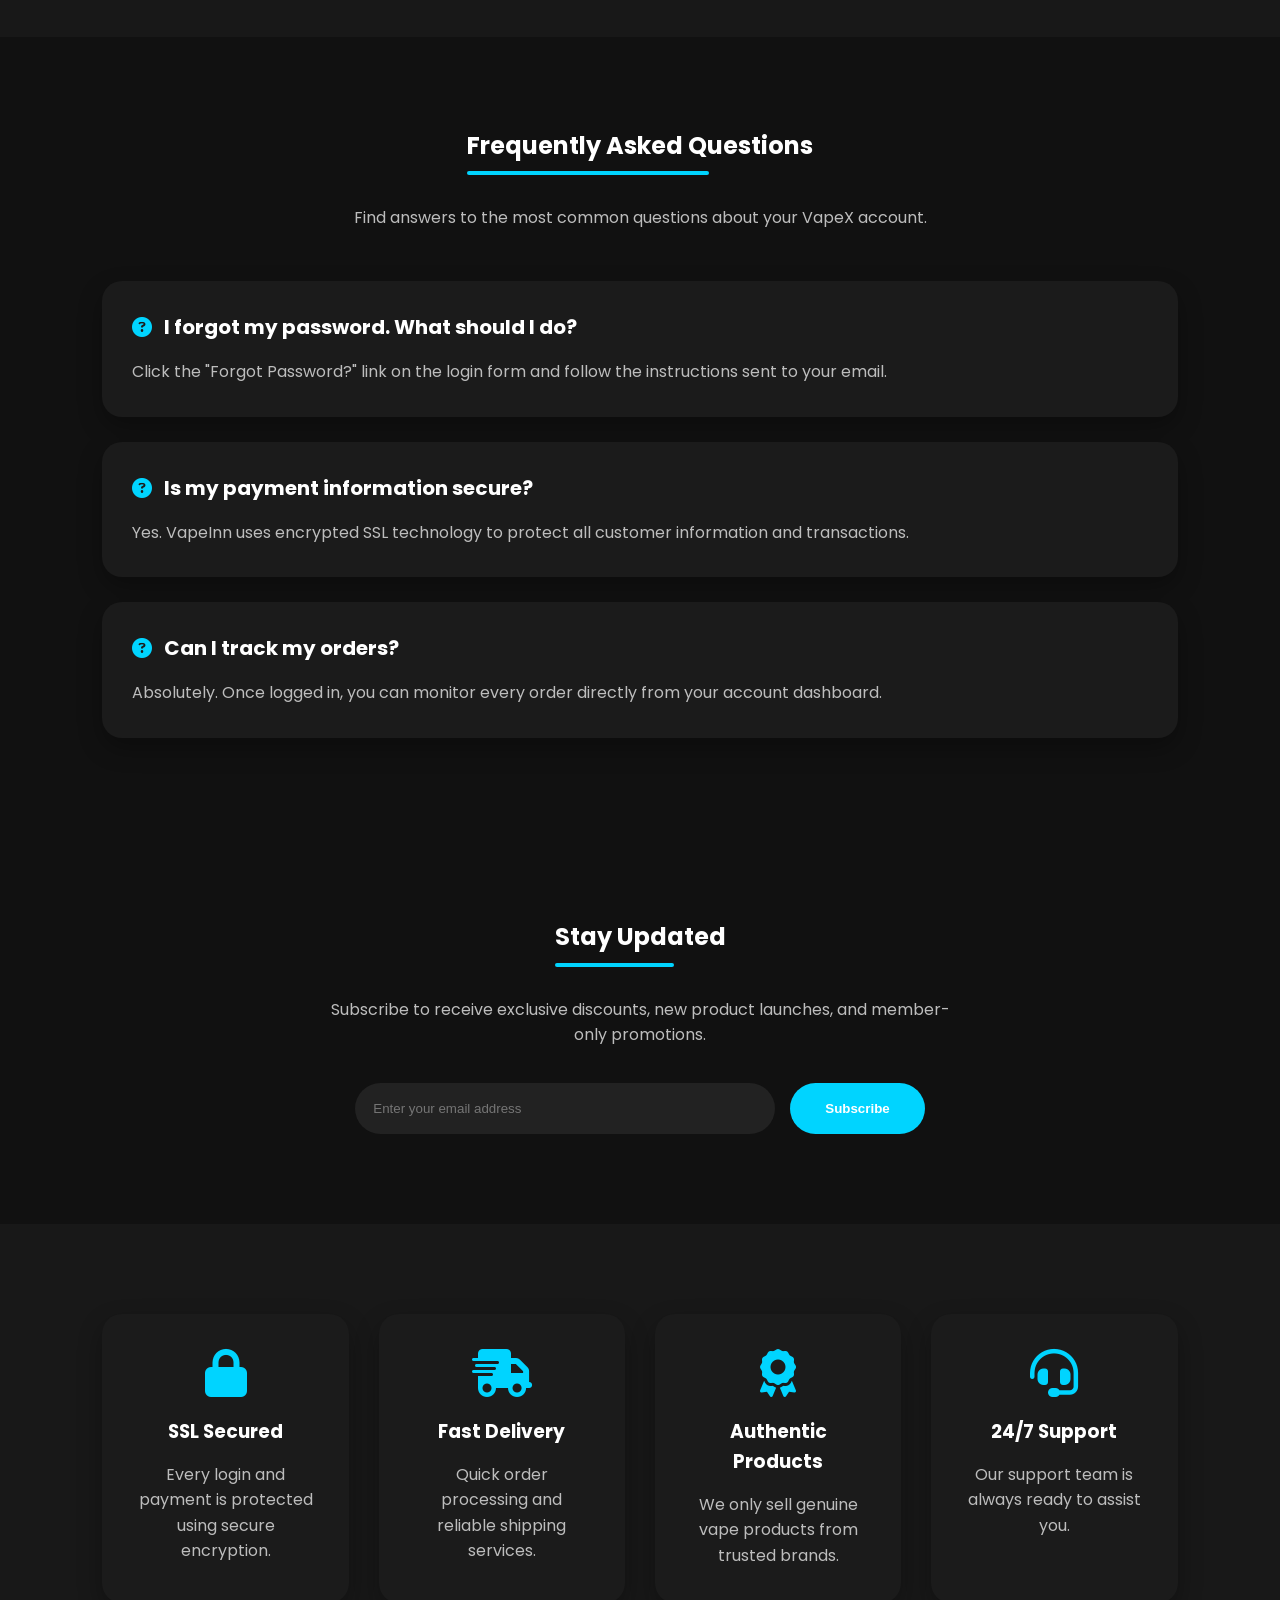
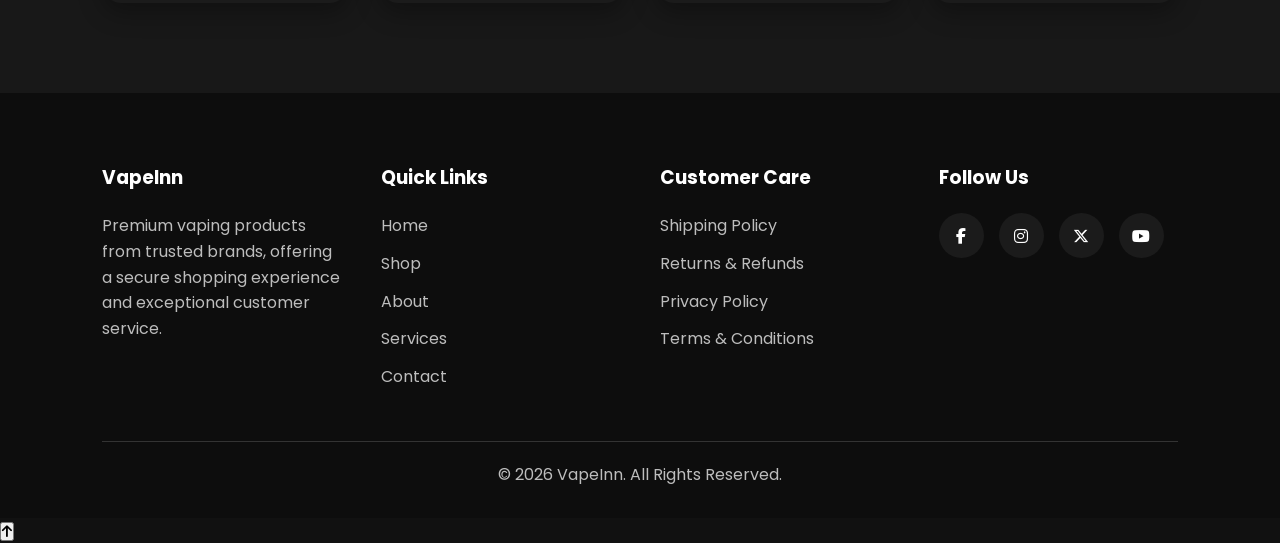
<file: login.html>
<!DOCTYPE html>
<html lang="en">

<head>

    <meta charset="UTF-8">
    <meta name="viewport" content="width=device-width, initial-scale=1.0">

    <title>Login | VapeInn</title>

    <link rel="stylesheet" href="css/login.css">

    <!-- Font Awesome -->
    <link rel="stylesheet"
        href="https://cdnjs.cloudflare.com/ajax/libs/font-awesome/6.5.2/css/all.min.css">

    <!-- Google Fonts -->
    <link href="https://fonts.googleapis.com/css2?family=Poppins:wght@300;400;500;600;700&display=swap"
        rel="stylesheet">

</head>

<body>

<!--================ HEADER ================-->

<header>

    <div class="logo">
        <h1>VapeInn</h1>
    </div>

    <nav>

        <ul>

            <li><a href="index.html">Home</a></li>
            <li><a href="shop.html">Shop</a></li>
            <li><a href="about.html">About</a></li>
            <li><a href="wishlist.html">Wishlist</a></li>
            <li><a href="cart.html">Cart</a></li>
            <li><a href="contact.html">Contact</a></li>

        </ul>

    </nav>

    <div class="header-icons">

        <a href="#"><i class="fas fa-search"></i></a>
        <a href="wishlist.html"><i class="fas fa-heart"></i></a>
        <a href="cart.html"><i class="fas fa-shopping-cart"></i></a>
        <a href="login.html"><i class="fas fa-user"></i></a>

    </div>

</header>

<!--================ BREADCRUMB ================-->

<section class="breadcrumb">

    <a href="index.html">Home</a>

    <span>/</span>

    <span class="current">Login</span>

</section>

<!--================ LOGIN ================-->

<section class="login-section">

    <div class="login-container">

        <!-- Left Side -->

        <div class="login-info">

            <h2>Welcome Back!</h2>

            <p>

                Sign in to your VapeInn account to view your orders,
                manage your wishlist, enjoy faster checkout,
                and discover exclusive offers.

            </p>

            <img src="images/download.jpg" alt="Login Illustration">

        </div>

        <!-- Right Side -->

        <div class="login-form">

            <h2>Login</h2>

            <form action="#">

                <div class="input-box">

                    <label>Email Address</label>

                    <input
                        type="email"
                        placeholder="Enter your email"
                        required>

                </div>

                <div class="input-box">

                    <label>Password</label>

                    <div class="password-box">

                        <input
                            type="password"
                            placeholder="Enter your password"
                            required>

                        <button type="button" class="toggle-password">

                            <i class="fas fa-eye"></i>

                        </button>

                    </div>

                </div>

                <div class="login-options">

                    <label>

                        <input type="checkbox">

                        Remember Me

                    </label>

                    <a href="#">Forgot Password?</a>

                </div>

                <button type="submit" class="login-btn">

                    Login

                </button>

            </form>

            <div class="divider">

                <span>OR</span>

            </div>

            <div class="social-login">

                <button class="google">

                    <i class="fab fa-google"></i>

                    Google

                </button>

                <button class="facebook">

                    <i class="fab fa-facebook-f"></i>

                    Facebook

                </button>

                <button class="apple">

                    <i class="fab fa-apple"></i>

                    Apple

                </button>

            </div>

            <p class="register-link">

                Don't have an account?

                <a href="register.html">

                    Create One

                </a>

            </p>

        </div>

    </div>

</section>

<!--================ ACCOUNT BENEFITS ================-->

<section class="benefits">

    <h2>Why Create a VapeInn Account?</h2>

    <p class="section-text">
        Join thousands of satisfied customers and enjoy exclusive benefits every time you shop.
    </p>

    <div class="benefits-grid">

        <div class="benefit-card">

            <i class="fas fa-bolt"></i>

            <h3>Faster Checkout</h3>

            <p>
                Save your delivery details and complete purchases in seconds.
            </p>

        </div>

        <div class="benefit-card">

            <i class="fas fa-heart"></i>

            <h3>Wishlist</h3>

            <p>
                Save your favorite vape products and access them anytime.
            </p>

        </div>

        <div class="benefit-card">

            <i class="fas fa-box"></i>

            <h3>Order Tracking</h3>

            <p>
                Monitor every order from processing to delivery.
            </p>

        </div>

        <div class="benefit-card">

            <i class="fas fa-tags"></i>

            <h3>Exclusive Discounts</h3>

            <p>
                Members receive special offers and early access to new arrivals.
            </p>

        </div>

    </div>

</section>

<!--================ TESTIMONIALS ================-->

<section class="testimonials">

    <h2>What Our Customers Say</h2>

    <div class="testimonial-grid">

        <div class="testimonial-card">

            <img src="images/manager.jpeg" alt="Customer">

            <h3>James M.</h3>

            <div class="stars">
                ★★★★★
            </div>

            <p>
                "Excellent customer service, authentic products, and very fast shipping!"
            </p>

        </div>

        <div class="testimonial-card">

            <img src="images/marketer.jpeg" alt="Customer">

            <h3>Sarah L.</h3>

            <div class="stars">
                ★★★★★
            </div>

            <p>
                "The website is easy to use and checkout is incredibly fast."
            </p>

        </div>

        <div class="testimonial-card">

            <img src="images/ceo.jpeg" alt="Customer">

            <h3>David K.</h3>

            <div class="stars">
                ★★★★★
            </div>

            <p>
                "Best vape store I've used. Genuine products every time."
            </p>

        </div>

    </div>

</section>

<!--================ SECURITY INFO ================-->

<section class="security-info">

    <div class="security-grid">

        <div class="security-card">

            <i class="fas fa-lock"></i>

            <h3>Secure Login</h3>

            <p>
                Your account is protected using encrypted authentication.
            </p>

        </div>

        <div class="security-card">

            <i class="fas fa-user-shield"></i>

            <h3>Privacy Protected</h3>

            <p>
                We never share your personal information with third parties.
            </p>

        </div>

        <div class="security-card">

            <i class="fas fa-shield-halved"></i>

            <h3>Trusted Platform</h3>

            <p>
                Shop confidently with our secure checkout and payment systems.
            </p>

        </div>

    </div>

</section>

<!--================ REGISTER CTA ================-->

<section class="register-cta">

    <h2>New to VapeInn?</h2>

    <p>
        Create your free account today and unlock exclusive member rewards,
        faster checkout, and personalized recommendations.
    </p>

    <a href="register.html" class="register-btn">

        Create an Account

    </a>

</section>

<!--================ FAQ ================-->

<section class="faq">

    <h2>Frequently Asked Questions</h2>

    <p class="section-text">

        Find answers to the most common questions about your VapeX account.

    </p>

    <div class="faq-container">

        <div class="faq-item">

            <h3>

                <i class="fas fa-circle-question"></i>

                I forgot my password. What should I do?

            </h3>

            <p>

                Click the "Forgot Password?" link on the login form and
                follow the instructions sent to your email.

            </p>

        </div>

        <div class="faq-item">

            <h3>

                <i class="fas fa-circle-question"></i>

                Is my payment information secure?

            </h3>

            <p>

                Yes. VapeInn uses encrypted SSL technology to protect
                all customer information and transactions.

            </p>

        </div>

        <div class="faq-item">

            <h3>

                <i class="fas fa-circle-question"></i>

                Can I track my orders?

            </h3>

            <p>

                Absolutely. Once logged in, you can monitor every order
                directly from your account dashboard.

            </p>

        </div>

    </div>

</section>

<!--================ NEWSLETTER ================-->

<section class="newsletter">

    <h2>Stay Updated</h2>

    <p>

        Subscribe to receive exclusive discounts,
        new product launches, and member-only promotions.

    </p>

    <form>

        <input
            type="email"
            placeholder="Enter your email address"
            required>

        <button type="submit">

            Subscribe

        </button>

    </form>

</section>

<!--================ TRUST FEATURES ================-->

<section class="trust-section">

    <div class="trust-grid">

        <div class="trust-card">

            <i class="fas fa-lock"></i>

            <h3>SSL Secured</h3>

            <p>

                Every login and payment is protected using
                secure encryption.

            </p>

        </div>

        <div class="trust-card">

            <i class="fas fa-truck-fast"></i>

            <h3>Fast Delivery</h3>

            <p>

                Quick order processing and reliable
                shipping services.

            </p>

        </div>

        <div class="trust-card">

            <i class="fas fa-award"></i>

            <h3>Authentic Products</h3>

            <p>

                We only sell genuine vape products
                from trusted brands.

            </p>

        </div>

        <div class="trust-card">

            <i class="fas fa-headset"></i>

            <h3>24/7 Support</h3>

            <p>

                Our support team is always ready
                to assist you.

            </p>

        </div>

    </div>

</section>

<!--================ FOOTER ================-->

<footer>

    <div class="footer-grid">

        <div>

            <h3>VapeInn</h3>

            <p>

                Premium vaping products from trusted brands,
                offering a secure shopping experience and
                exceptional customer service.

            </p>

        </div>

        <div>

            <h3>Quick Links</h3>

            <ul>

                <li><a href="index.html">Home</a></li>

                <li><a href="shop.html">Shop</a></li>

                <li><a href="about.html">About</a></li>

                <li><a href="services.html">Services</a></li>

                <li><a href="contact.html">Contact</a></li>

            </ul>

        </div>

        <div>

            <h3>Customer Care</h3>

            <ul>

                <li><a href="#">Shipping Policy</a></li>

                <li><a href="#">Returns & Refunds</a></li>

                <li><a href="#">Privacy Policy</a></li>

                <li><a href="#">Terms & Conditions</a></li>

            </ul>

        </div>

        <div>

            <h3>Follow Us</h3>

            <div class="footer-social">

                <a href="#"><i class="fab fa-facebook-f"></i></a>

                <a href="#"><i class="fab fa-instagram"></i></a>

                <a href="#"><i class="fab fa-x-twitter"></i></a>

                <a href="#"><i class="fab fa-youtube"></i></a>

            </div>

        </div>

    </div>

    <hr>

    <p class="copyright">

        © 2026 VapeInn. All Rights Reserved.

    </p>

</footer>
<script src="js/script.js"></script>
</body>

</html>
</file>
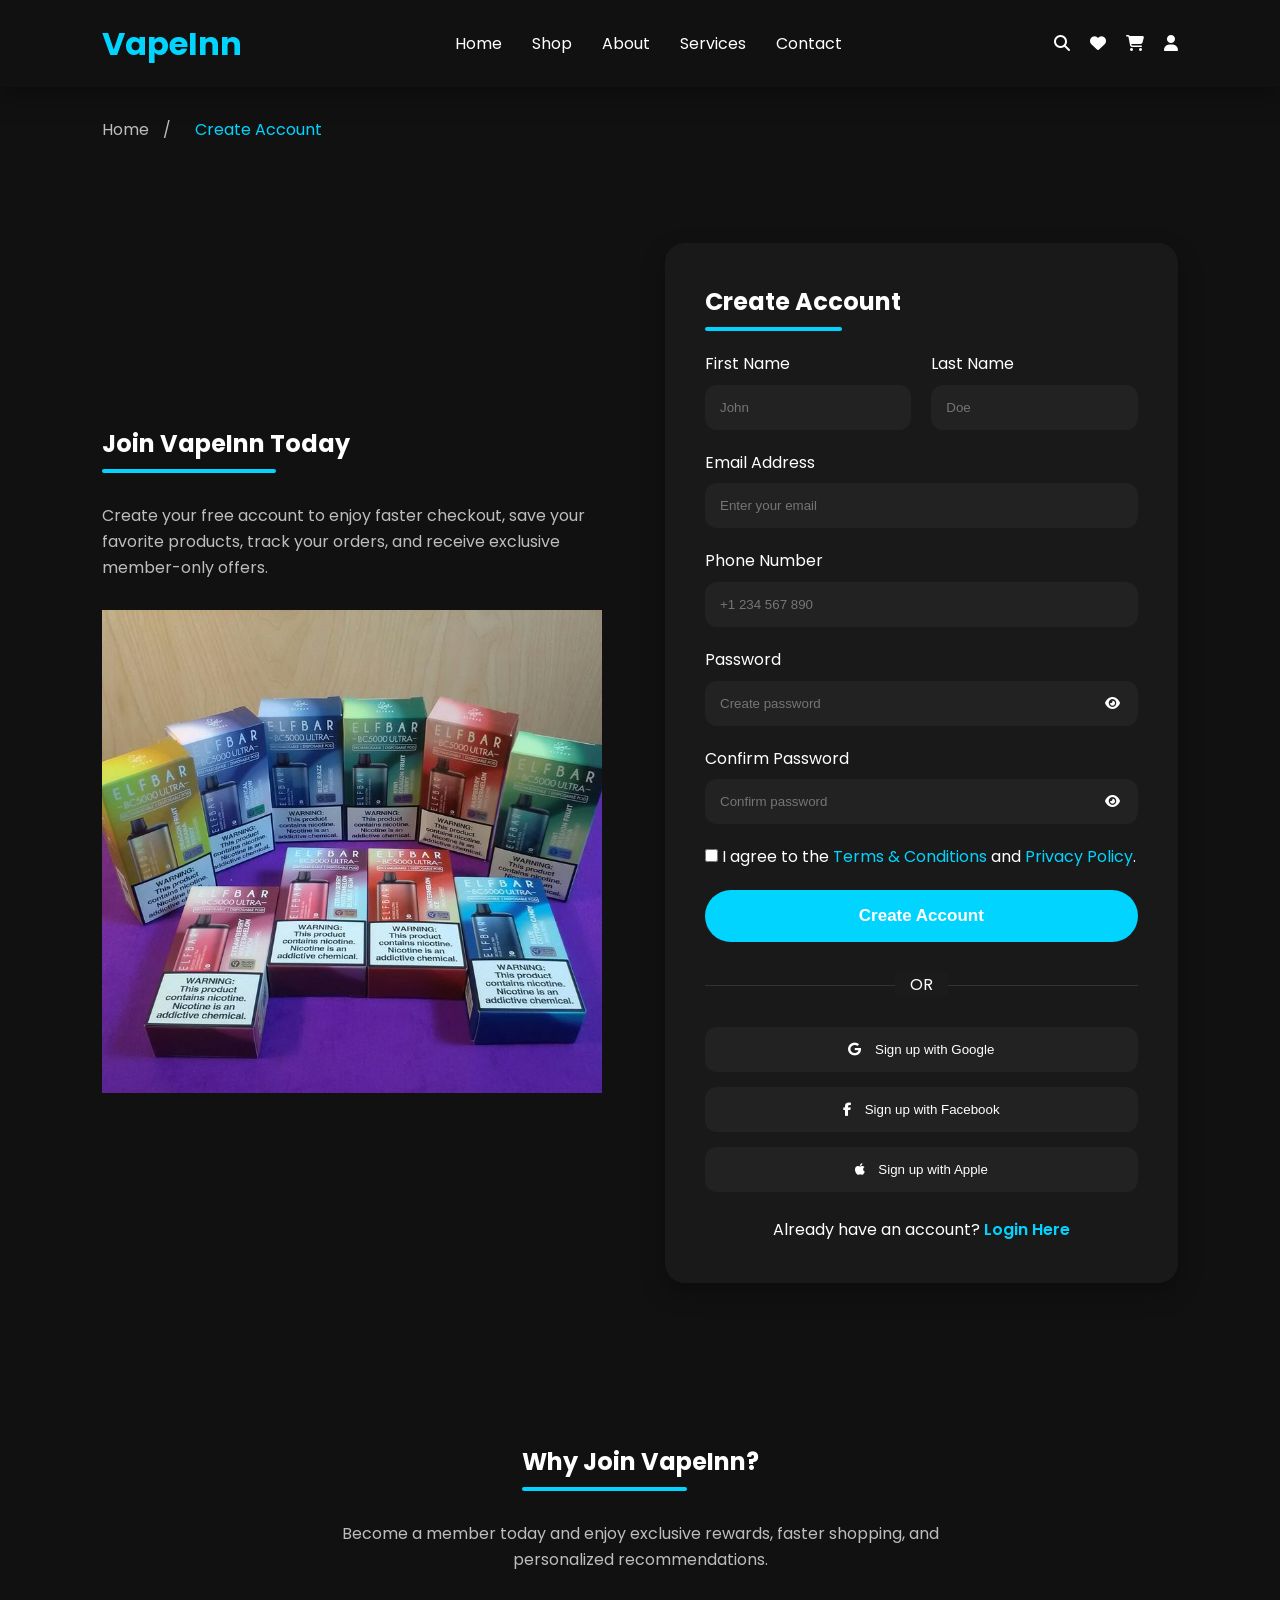
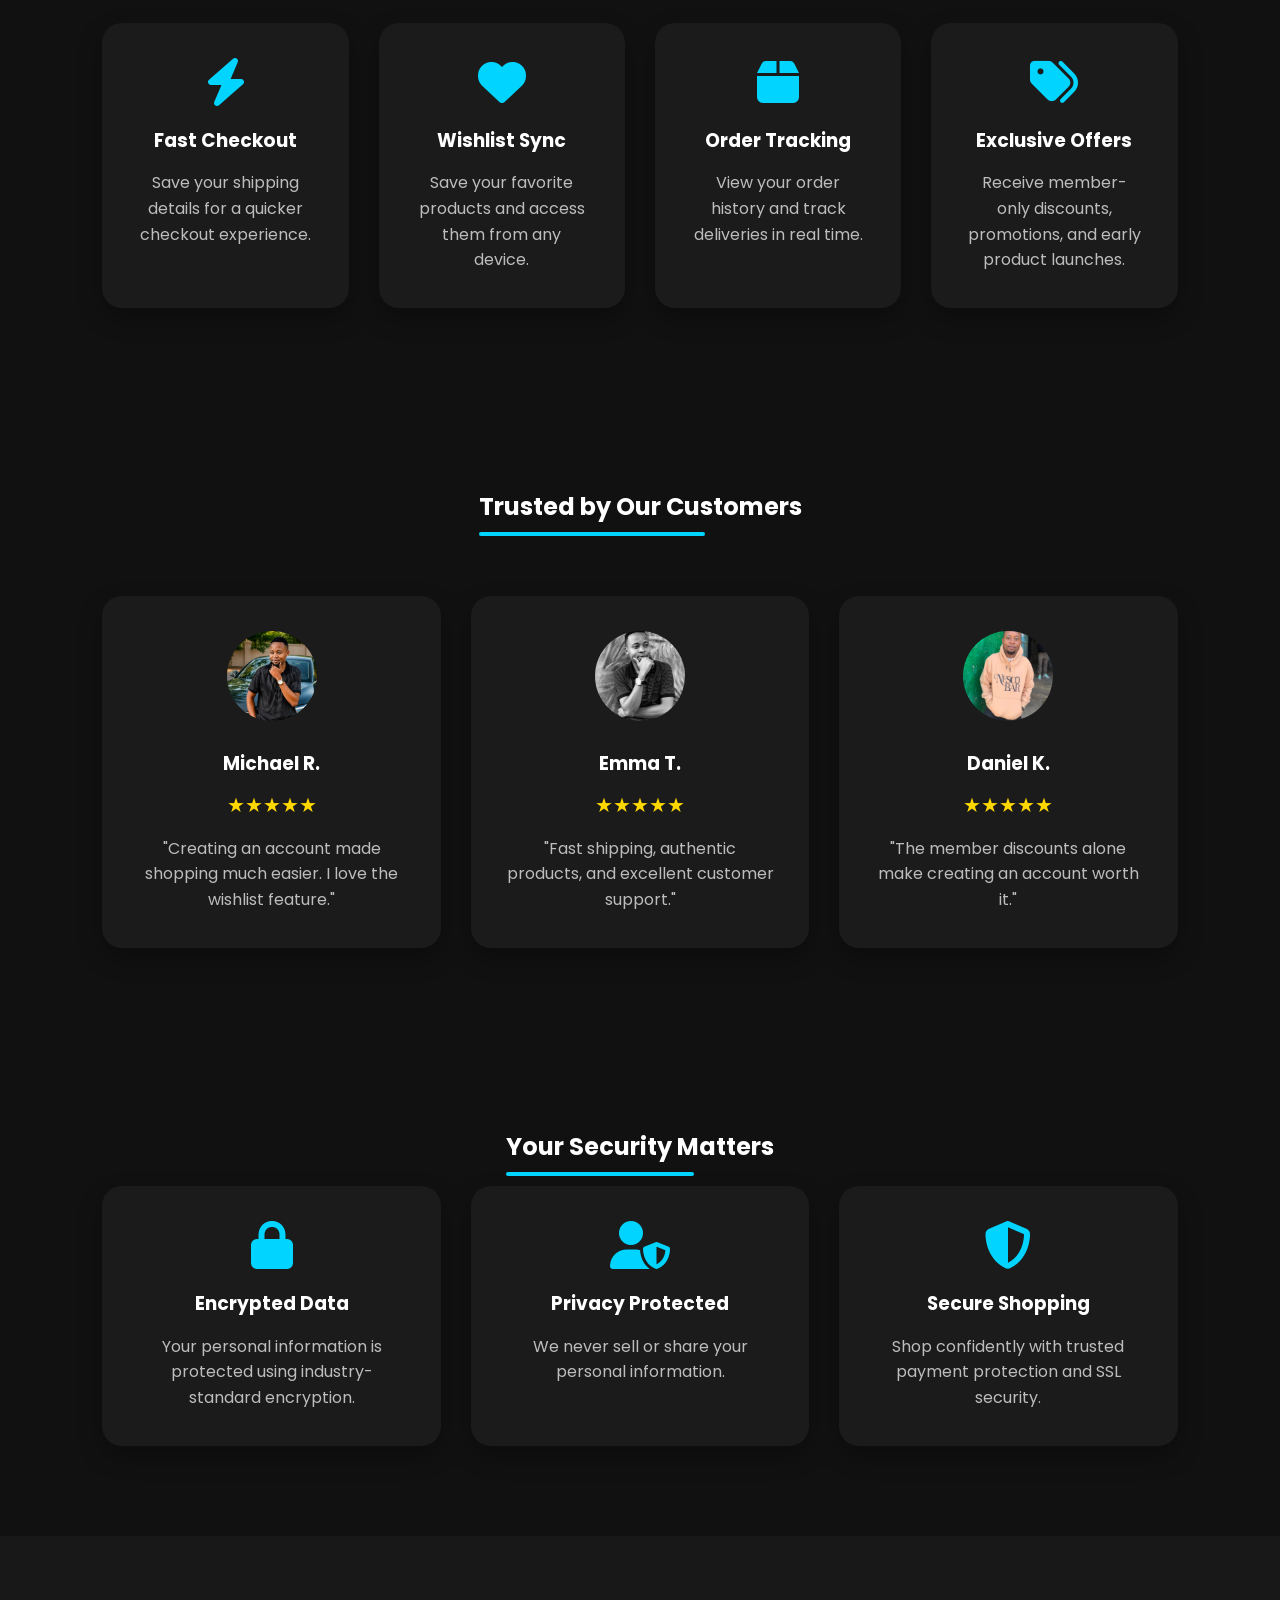
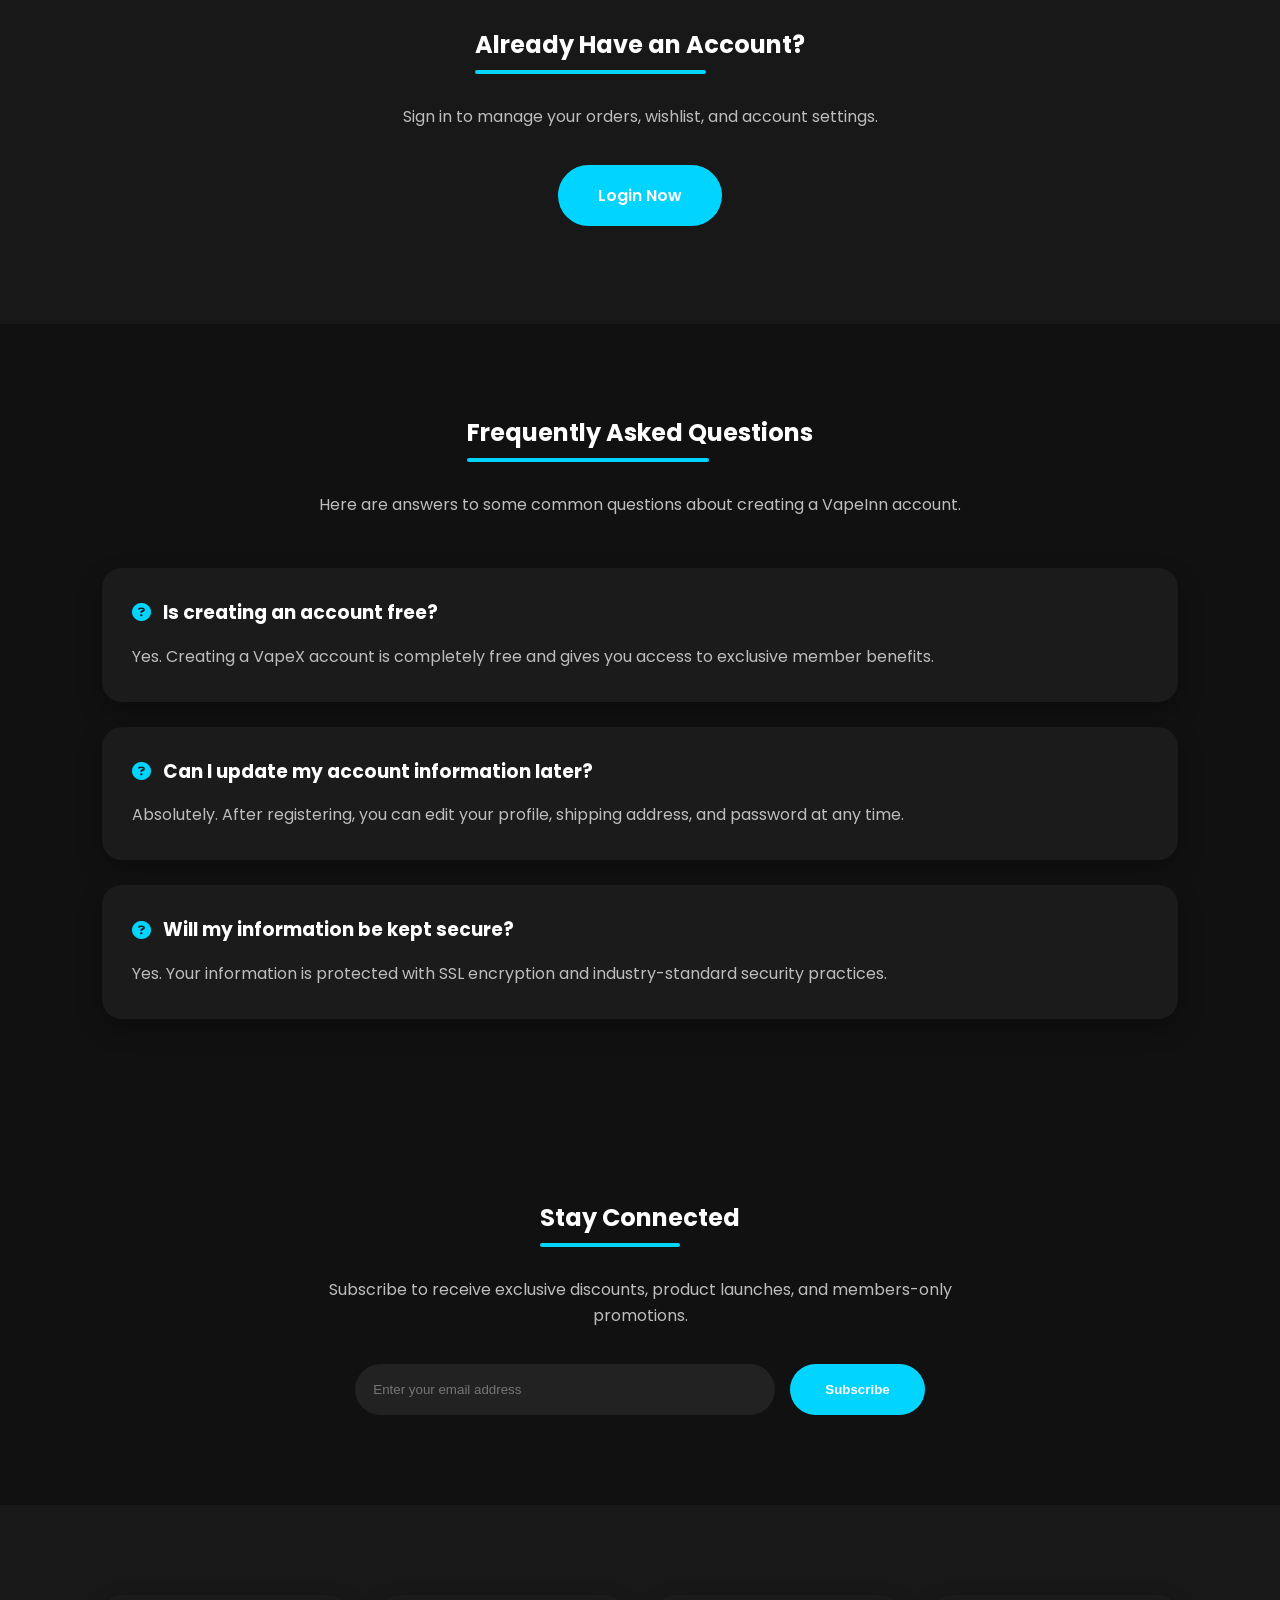
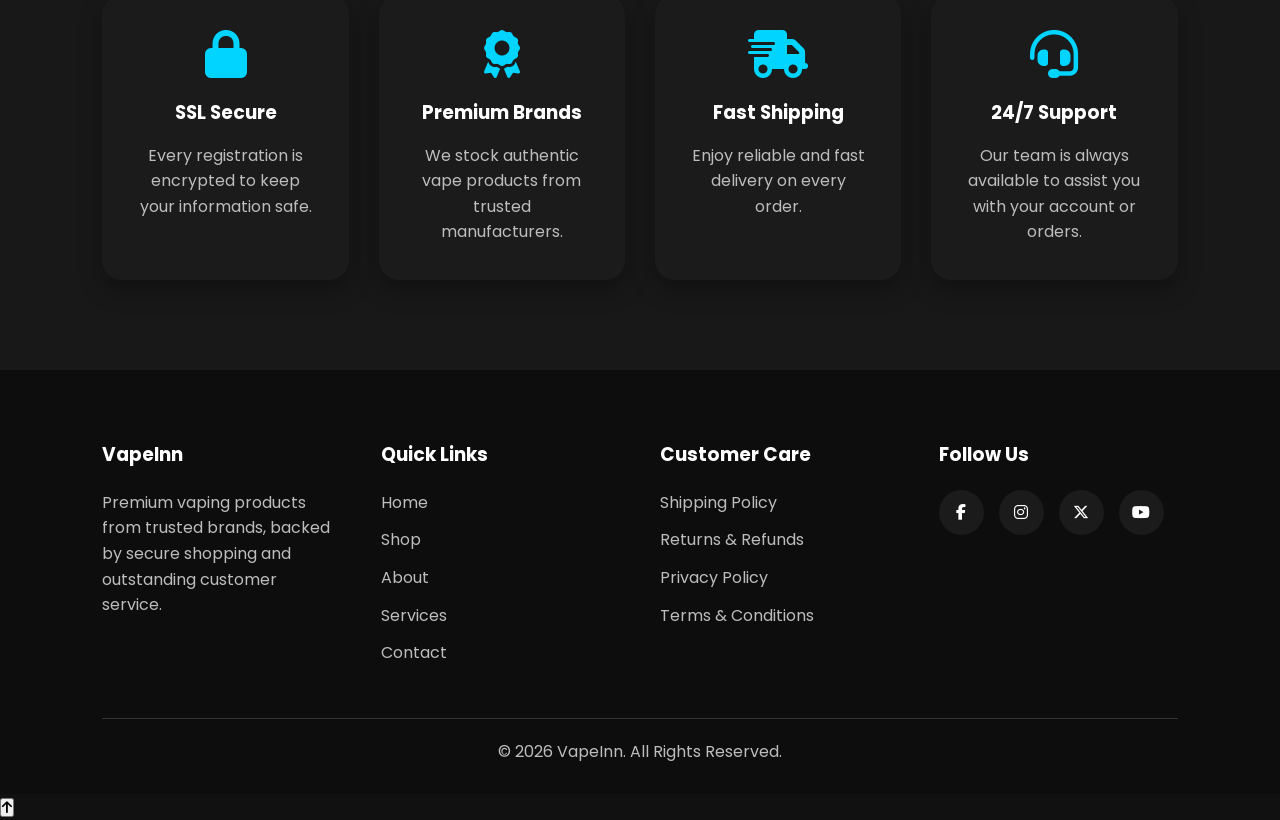
<file: register.html>
<!DOCTYPE html>
<html lang="en">

<head>

    <meta charset="UTF-8">
    <meta name="viewport" content="width=device-width, initial-scale=1.0">

    <title>Create Account | VapeInn</title>

    <link rel="stylesheet" href="css/register.css">

    <!-- Font Awesome -->
    <link rel="stylesheet"
    href="https://cdnjs.cloudflare.com/ajax/libs/font-awesome/6.5.2/css/all.min.css">

    <!-- Google Fonts -->
    <link href="https://fonts.googleapis.com/css2?family=Poppins:wght@300;400;500;600;700&display=swap"
    rel="stylesheet">

</head>

<body>

<!--================ HEADER ================-->

<header>

    <div class="logo">
        <h1>VapeInn</h1>
    </div>

    <nav>

        <ul>

            <li><a href="index.html">Home</a></li>
            <li><a href="shop.html">Shop</a></li>
            <li><a href="about.html">About</a></li>
            <li><a href="services.html">Services</a></li>
            <li><a href="contact.html">Contact</a></li>

        </ul>

    </nav>

    <div class="header-icons">

        <a href="#"><i class="fas fa-search"></i></a>
        <a href="wishlist.html"><i class="fas fa-heart"></i></a>
        <a href="cart.html"><i class="fas fa-shopping-cart"></i></a>
        <a href="login.html"><i class="fas fa-user"></i></a>

    </div>

</header>

<!--================ BREADCRUMB ================-->

<section class="breadcrumb">

    <a href="index.html">Home</a>

    <span>/</span>

    <span class="current">Create Account</span>

</section>

<!--================ REGISTER SECTION ================-->

<section class="register-section">

    <div class="register-container">

        <!-- Left Content -->

        <div class="register-info">

            <h2>Join VapeInn Today</h2>

            <p>

                Create your free account to enjoy faster checkout,
                save your favorite products, track your orders,
                and receive exclusive member-only offers.

            </p>

            <img src="images/flavours.jpg"
            alt="Create Account">

        </div>

        <!-- Registration Form -->

        <div class="register-form">

            <h2>Create Account</h2>

            <form action="#">

                <div class="row">

                    <div class="input-box">

                        <label>First Name</label>

                        <input
                        type="text"
                        placeholder="John"
                        required>

                    </div>

                    <div class="input-box">

                        <label>Last Name</label>

                        <input
                        type="text"
                        placeholder="Doe"
                        required>

                    </div>

                </div>

                <div class="input-box">

                    <label>Email Address</label>

                    <input
                    type="email"
                    placeholder="Enter your email"
                    required>

                </div>

                <div class="input-box">

                    <label>Phone Number</label>

                    <input
                    type="tel"
                    placeholder="+1 234 567 890"
                    required>

                </div>

                <div class="input-box">

                    <label>Password</label>

                    <div class="password-box">

                        <input
                        type="password"
                        placeholder="Create password"
                        required>

                        <button
                        type="button"
                        class="toggle-password">

                            <i class="fas fa-eye"></i>

                        </button>

                    </div>

                </div>

                <div class="input-box">

                    <label>Confirm Password</label>

                    <div class="password-box">

                        <input
                        type="password"
                        placeholder="Confirm password"
                        required>

                        <button
                        type="button"
                        class="toggle-password">

                            <i class="fas fa-eye"></i>

                        </button>

                    </div>

                </div>

                <div class="terms">

                    <label>

                        <input
                        type="checkbox"
                        required>

                        I agree to the
                        <a href="#">Terms & Conditions</a>
                        and
                        <a href="#">Privacy Policy</a>.

                    </label>

                </div>

                <button
                type="submit"
                class="register-btn">

                    Create Account

                </button>

            </form>

            <div class="divider">

                <span>OR</span>

            </div>

            <div class="social-register">

                <button class="google">

                    <i class="fab fa-google"></i>

                    Sign up with Google

                </button>

                <button class="facebook">

                    <i class="fab fa-facebook-f"></i>

                    Sign up with Facebook

                </button>

                <button class="apple">

                    <i class="fab fa-apple"></i>

                    Sign up with Apple

                </button>

            </div>

            <p class="login-link">

                Already have an account?

                <a href="login.html">

                    Login Here

                </a>

            </p>

        </div>

    </div>

</section>

<!--================ MEMBER BENEFITS ================-->

<section class="benefits">

    <h2>Why Join VapeInn?</h2>

    <p class="section-text">

        Become a member today and enjoy exclusive rewards, faster shopping,
        and personalized recommendations.

    </p>

    <div class="benefits-grid">

        <div class="benefit-card">

            <i class="fas fa-bolt"></i>

            <h3>Fast Checkout</h3>

            <p>

                Save your shipping details for a quicker checkout experience.

            </p>

        </div>

        <div class="benefit-card">

            <i class="fas fa-heart"></i>

            <h3>Wishlist Sync</h3>

            <p>

                Save your favorite products and access them from any device.

            </p>

        </div>

        <div class="benefit-card">

            <i class="fas fa-box"></i>

            <h3>Order Tracking</h3>

            <p>

                View your order history and track deliveries in real time.

            </p>

        </div>

        <div class="benefit-card">

            <i class="fas fa-tags"></i>

            <h3>Exclusive Offers</h3>

            <p>

                Receive member-only discounts, promotions, and early product launches.

            </p>

        </div>

    </div>

</section>

<!--================ TESTIMONIALS ================-->

<section class="testimonials">

    <h2>Trusted by Our Customers</h2>

    <div class="testimonial-grid">

        <div class="testimonial-card">

            <img src="images/ceo.jpeg" alt="Customer">

            <h3>Michael R.</h3>

            <div class="stars">★★★★★</div>

            <p>

                "Creating an account made shopping much easier. I love the wishlist feature."

            </p>

        </div>

        <div class="testimonial-card">

            <img src="images/manager.jpeg" alt="Customer">

            <h3>Emma T.</h3>

            <div class="stars">★★★★★</div>

            <p>

                "Fast shipping, authentic products, and excellent customer support."

            </p>

        </div>

        <div class="testimonial-card">

            <img src="images/marketer.jpeg" alt="Customer">

            <h3>Daniel K.</h3>

            <div class="stars">★★★★★</div>

            <p>

                "The member discounts alone make creating an account worth it."

            </p>

        </div>

    </div>

</section>

<!--================ SECURITY ================-->

<section class="security-section">

    <h2>Your Security Matters</h2>

    <div class="security-grid">

        <div class="security-card">

            <i class="fas fa-lock"></i>

            <h3>Encrypted Data</h3>

            <p>

                Your personal information is protected using industry-standard encryption.

            </p>

        </div>

        <div class="security-card">

            <i class="fas fa-user-shield"></i>

            <h3>Privacy Protected</h3>

            <p>

                We never sell or share your personal information.

            </p>

        </div>

        <div class="security-card">

            <i class="fas fa-shield-halved"></i>

            <h3>Secure Shopping</h3>

            <p>

                Shop confidently with trusted payment protection and SSL security.

            </p>

        </div>

    </div>

</section>

<!--================ LOGIN CTA ================-->

<section class="login-cta">

    <h2>Already Have an Account?</h2>

    <p>

        Sign in to manage your orders, wishlist, and account settings.

    </p>

    <a href="login.html" class="login-btn">

        Login Now

    </a>

</section>

<!--================ FAQ ================-->

<section class="faq">

    <h2>Frequently Asked Questions</h2>

    <p class="section-text">

        Here are answers to some common questions about creating a VapeInn account.

    </p>

    <div class="faq-container">

        <div class="faq-item">

            <h3>

                <i class="fas fa-circle-question"></i>

                Is creating an account free?

            </h3>

            <p>

                Yes. Creating a VapeX account is completely free and gives you access to exclusive member benefits.

            </p>

        </div>

        <div class="faq-item">

            <h3>

                <i class="fas fa-circle-question"></i>

                Can I update my account information later?

            </h3>

            <p>

                Absolutely. After registering, you can edit your profile, shipping address, and password at any time.

            </p>

        </div>

        <div class="faq-item">

            <h3>

                <i class="fas fa-circle-question"></i>

                Will my information be kept secure?

            </h3>

            <p>

                Yes. Your information is protected with SSL encryption and industry-standard security practices.

            </p>

        </div>

    </div>

</section>

<!--================ NEWSLETTER ================-->

<section class="newsletter">

    <h2>Stay Connected</h2>

    <p>

        Subscribe to receive exclusive discounts, product launches,
        and members-only promotions.

    </p>

    <form>

        <input
            type="email"
            placeholder="Enter your email address"
            required>

        <button type="submit">

            Subscribe

        </button>

    </form>

</section>

<!--================ TRUST FEATURES ================-->

<section class="trust-section">

    <div class="trust-grid">

        <div class="trust-card">

            <i class="fas fa-lock"></i>

            <h3>SSL Secure</h3>

            <p>

                Every registration is encrypted to keep your information safe.

            </p>

        </div>

        <div class="trust-card">

            <i class="fas fa-award"></i>

            <h3>Premium Brands</h3>

            <p>

                We stock authentic vape products from trusted manufacturers.

            </p>

        </div>

        <div class="trust-card">

            <i class="fas fa-truck-fast"></i>

            <h3>Fast Shipping</h3>

            <p>

                Enjoy reliable and fast delivery on every order.

            </p>

        </div>

        <div class="trust-card">

            <i class="fas fa-headset"></i>

            <h3>24/7 Support</h3>

            <p>

                Our team is always available to assist you with your account or orders.

            </p>

        </div>

    </div>

</section>

<!--================ FOOTER ================-->

<footer>

    <div class="footer-grid">

        <div>

            <h3>VapeInn</h3>

            <p>

                Premium vaping products from trusted brands,
                backed by secure shopping and outstanding customer service.

            </p>

        </div>

        <div>

            <h3>Quick Links</h3>

            <ul>

                <li><a href="index.html">Home</a></li>

                <li><a href="shop.html">Shop</a></li>

                <li><a href="about.html">About</a></li>

                <li><a href="services.html">Services</a></li>

                <li><a href="contact.html">Contact</a></li>

            </ul>

        </div>

        <div>

            <h3>Customer Care</h3>

            <ul>

                <li><a href="#">Shipping Policy</a></li>

                <li><a href="#">Returns & Refunds</a></li>

                <li><a href="#">Privacy Policy</a></li>

                <li><a href="#">Terms & Conditions</a></li>

            </ul>

        </div>

        <div>

            <h3>Follow Us</h3>

            <div class="footer-social">

                <a href="#"><i class="fab fa-facebook-f"></i></a>

                <a href="#"><i class="fab fa-instagram"></i></a>

                <a href="#"><i class="fab fa-x-twitter"></i></a>

                <a href="#"><i class="fab fa-youtube"></i></a>

            </div>

        </div>

    </div>

    <hr>

    <p class="copyright">

        © 2026 VapeInn. All Rights Reserved.

    </p>

</footer>

<script src="js/script.js"></script>
</body>
</html>
</file>
<file: css/style.css>
/* ===================================
   GOOGLE FONT
=================================== */
@import url('https://fonts.googleapis.com/css2?family=Poppins:wght@300;400;500;600;700;800&display=swap');

/* ===================================
   CSS VARIABLES
=================================== */
:root{
    --primary:#00d4ff;
    --secondary:#0099cc;
    --dark:#0d0d0d;
    --dark-light:#1a1a1a;
    --white:#ffffff;
    --gray:#bdbdbd;
    --light:#f5f5f5;
    --shadow:0 10px 25px rgba(0,0,0,.25);
    --transition:.3s ease;
}

/* ===================================
   RESET
=================================== */
*{
    margin:0;
    padding:0;
    box-sizing:border-box;
}

html{
    scroll-behavior:smooth;
}

body{
    font-family:'Poppins',sans-serif;
    background:var(--dark);
    color:var(--white);
    line-height:1.6;
}

img{
    width:100%;
    display:block;
}

a{
    text-decoration:none;
    color:inherit;
}

ul{
    list-style:none;
}

button{
    cursor:pointer;
    border:none;
    font-family:inherit;
}

/* ===================================
   HEADER
=================================== */
header{
    width:100%;
    display:flex;
    justify-content:space-between;
    align-items:center;
    padding:18px 8%;
    background:#111;
    position:sticky;
    top:0;
    z-index:1000;
    box-shadow:var(--shadow);
}

/* Logo */
.logo h1{
    color:var(--primary);
    font-size:32px;
    font-weight:700;
    letter-spacing:1px;
}

/* ===================================
   NAVIGATION
=================================== */

nav ul{
    display:flex;
    gap:30px;
}

nav ul li a{
    color:white;
    font-size:16px;
    font-weight:500;
    transition:var(--transition);
    position:relative;
}

/* Hover underline */

nav ul li a::after{
    content:"";
    position:absolute;
    left:0;
    bottom:-6px;
    width:0;
    height:2px;
    background:var(--primary);
    transition:.3s;
}

nav ul li a:hover::after{
    width:100%;
}

nav ul li a:hover{
    color:var(--primary);
}

/* ===================================
   HEADER ICONS
=================================== */

.header-icons{
    display:flex;
    gap:20px;
}

.header-icons a{
    color:white;
    font-size:20px;
    transition:var(--transition);
}

.header-icons a:hover{
    color:var(--primary);
    transform:translateY(-3px);
}

/* ===================================
   HERO SECTION
=================================== */

.hero{
    display:flex;
    justify-content:space-between;
    align-items:center;
    min-height:90vh;
    padding:60px 8%;
    gap:60px;
}

.hero-text{
    flex:1;
}

.hero-text h1{
    font-size:58px;
    line-height:1.2;
    margin-bottom:20px;
}

.hero-text p{
    color:var(--gray);
    font-size:18px;
    margin-bottom:35px;
    max-width:550px;
}

/* Hero Button */

.hero-text button{
    background:var(--primary);
    color:white;
    padding:15px 40px;
    border-radius:40px;
    font-size:18px;
    font-weight:600;
    transition:var(--transition);
}

.hero-text button:hover{
    background:var(--secondary);
    transform:translateY(-4px);
}

/* Hero Image */

.hero-image{
    flex:1;
    display:flex;
    justify-content:center;
}

.hero-image img{
    max-width:500px;
    animation:float 4s ease-in-out infinite;
}

/* Floating Animation */

@keyframes float{

    0%{
        transform:translateY(0);
    }

    50%{
        transform:translateY(-20px);
    }

    100%{
        transform:translateY(0);
    }

}

/* ===================================
   RESPONSIVE DESIGN
=================================== */

@media(max-width:991px){

    header{
        flex-direction:column;
        gap:20px;
    }

    nav ul{
        gap:18px;
        flex-wrap:wrap;
        justify-content:center;
    }

    .hero{
        flex-direction:column;
        text-align:center;
    }

    .hero-text h1{
        font-size:42px;
    }

    .hero-text p{
        margin:auto;
        margin-bottom:30px;
    }

    .hero-image img{
        max-width:350px;
    }

}

@media(max-width:576px){

    .logo h1{
        font-size:28px;
    }

    nav ul{
        flex-direction:column;
        gap:15px;
    }

    .hero{
        padding:40px 5%;
    }

    .hero-text h1{
        font-size:34px;
    }

    .hero-text p{
        font-size:16px;
    }

    .hero-text button{
        width:100%;
    }

}

/* ===================================
   SEARCH SECTION
=================================== */

.search-section{
    padding:80px 8%;
    text-align:center;
    background:#151515;
}

.search-section h2{
    font-size:36px;
    margin-bottom:25px;
    color:var(--white);
}

.search-section input{
    width:100%;
    max-width:650px;
    padding:18px 25px;
    border:none;
    outline:none;
    border-radius:50px;
    font-size:16px;
    background:#222;
    color:#fff;
    box-shadow:var(--shadow);
    transition:var(--transition);
}

.search-section input:focus{
    border:2px solid var(--primary);
}

/* ===================================
   CATEGORIES
=================================== */

.categories{
    padding:90px 8%;
}

.categories h2{
    text-align:center;
    font-size:40px;
    margin-bottom:50px;
}

.category-container{
    display:grid;
    grid-template-columns:repeat(auto-fit,minmax(250px,1fr));
    gap:30px;
}

.category-card{
    background:#181818;
    border-radius:20px;
    overflow:hidden;
    box-shadow:var(--shadow);
    transition:var(--transition);
    cursor:pointer;
}

.category-card:hover{
    transform:translateY(-12px);
}

.category-card img{
    height:220px;
    object-fit:cover;
}

.category-card h3{
    text-align:center;
    padding:20px;
    font-size:22px;
}

/* ===================================
   FEATURED PRODUCTS
=================================== */

.featured-products{
    padding:90px 8%;
    background:#111;
}

.featured-products h2{
    text-align:center;
    font-size:40px;
    margin-bottom:50px;
}

.products{
    display:grid;
    grid-template-columns:repeat(auto-fit,minmax(260px,1fr));
    gap:35px;
}

/* Product Card */

.product-card{

    background:#1b1b1b;

    border-radius:20px;

    overflow:hidden;

    box-shadow:var(--shadow);

    transition:.4s;

    text-align:center;

    position:relative;

}

.product-card:hover{

    transform:translateY(-12px);

}

.product-card img{

    width:100%;

    height:280px;

    object-fit:cover;

}

.product-card h3{

    margin-top:20px;

    font-size:24px;

}

.product-card p{

    color:var(--gray);

    margin:12px 0;

    font-size:16px;

}

.product-card h4{

    color:var(--primary);

    font-size:26px;

    margin-bottom:20px;

}

/* Product Button */

.product-card button{

    width:85%;

    margin-bottom:25px;

    padding:14px;

    border-radius:40px;

    background:var(--primary);

    color:white;

    font-size:16px;

    font-weight:600;

    transition:var(--transition);

}

.product-card button:hover{

    background:var(--secondary);

}

/* Product Badge */

.product-card::before{

    content:"NEW";

    position:absolute;

    top:20px;

    left:20px;

    background:#ff4d4d;

    color:white;

    padding:6px 14px;

    border-radius:20px;

    font-size:12px;

    font-weight:bold;

}

/* ===================================
   PRODUCT IMAGE ZOOM
=================================== */

.product-card{

    overflow:hidden;

}

.product-card img{

    transition:.4s;

}

.product-card:hover img{

    transform:scale(1.08);

}

/* ===================================
   RESPONSIVE
=================================== */

@media(max-width:991px){

.search-section h2{

    font-size:30px;

}

.categories h2{

    font-size:34px;

}

.featured-products h2{

    font-size:34px;

}

}

@media(max-width:768px){

.category-container{

    grid-template-columns:repeat(auto-fit,minmax(220px,1fr));

}

.products{

    grid-template-columns:repeat(auto-fit,minmax(220px,1fr));

}

.product-card img{

    height:240px;

}

}

@media(max-width:576px){

.search-section{

    padding:60px 5%;

}

.categories{

    padding:60px 5%;

}

.featured-products{

    padding:60px 5%;

}

.search-section input{

    font-size:15px;

}

.category-card h3{

    font-size:20px;

}

.product-card h3{

    font-size:22px;

}

.product-card h4{

    font-size:22px;

}

.product-card button{

    width:90%;

}

}

/* ===================================
   WHY CHOOSE US
=================================== */

.why-us{
    padding:90px 8%;
    background:#151515;
    text-align:center;
}

.why-us h2{
    font-size:40px;
    margin-bottom:60px;
}

.features{
    display:grid;
    grid-template-columns:repeat(auto-fit,minmax(280px,1fr));
    gap:35px;
}

.feature{
    background:#1d1d1d;
    padding:40px 30px;
    border-radius:20px;
    transition:var(--transition);
    box-shadow:var(--shadow);
}

.feature:hover{
    transform:translateY(-10px);
}

.feature i{
    font-size:55px;
    color:var(--primary);
    margin-bottom:20px;
}

.feature h3{
    font-size:24px;
    margin-bottom:15px;
}

.feature p{
    color:var(--gray);
    font-size:16px;
    line-height:1.7;
}

/* ===================================
   SPECIAL OFFER
=================================== */

.offer{
    padding:100px 8%;
    text-align:center;
    background:linear-gradient(135deg,#00d4ff,#0099cc);
    color:white;
}

.offer h2{
    font-size:28px;
    margin-bottom:15px;
    text-transform:uppercase;
    letter-spacing:2px;
}

.offer h1{
    font-size:55px;
    margin-bottom:30px;
    font-weight:700;
}

.offer button{
    padding:18px 45px;
    background:white;
    color:#0099cc;
    border:none;
    border-radius:50px;
    font-size:18px;
    font-weight:600;
    transition:var(--transition);
}

.offer button:hover{
    background:#111;
    color:white;
    transform:translateY(-4px);
}

/* ===================================
   TESTIMONIALS
=================================== */

.testimonials{
    padding:90px 8%;
    background:#101010;
}

.testimonials h2{
    text-align:center;
    font-size:40px;
    margin-bottom:50px;
}

.testimonial-container{
    display:grid;
    grid-template-columns:repeat(auto-fit,minmax(300px,1fr));
    gap:30px;
}

.testimonial{
    background:#1b1b1b;
    padding:35px;
    border-radius:20px;
    box-shadow:var(--shadow);
    transition:var(--transition);
}

.testimonial:hover{
    transform:translateY(-10px);
}

.testimonial p{
    color:var(--gray);
    font-style:italic;
    margin-bottom:20px;
    line-height:1.8;
}

.testimonial h4{
    color:var(--primary);
    font-weight:600;
}

/* ===================================
   NEWSLETTER
=================================== */

.newsletter{
    padding:90px 8%;
    text-align:center;
    background:#181818;
}

.newsletter h2{
    font-size:38px;
    margin-bottom:15px;
}

.newsletter p{
    color:var(--gray);
    margin-bottom:35px;
}

.newsletter form{
    display:flex;
    justify-content:center;
    flex-wrap:wrap;
    gap:15px;
}

.newsletter input{
    width:400px;
    max-width:100%;
    padding:18px;
    border:none;
    outline:none;
    border-radius:50px;
    background:#262626;
    color:white;
    font-size:16px;
}

.newsletter button{
    padding:18px 35px;
    border:none;
    border-radius:50px;
    background:var(--primary);
    color:white;
    font-size:16px;
    font-weight:600;
    transition:var(--transition);
}

.newsletter button:hover{
    background:var(--secondary);
}

/* ===================================
   FOOTER
=================================== */

footer{
    background:#0a0a0a;
    padding:70px 8% 30px;
    display:grid;
    grid-template-columns:repeat(auto-fit,minmax(250px,1fr));
    gap:40px;
}

footer h2,
footer h3{
    margin-bottom:20px;
}

.footer-about p,
.footer-contact p{
    color:var(--gray);
    line-height:1.8;
}

.footer-links ul{
    padding:0;
}

.footer-links ul li{
    margin-bottom:12px;
}

.footer-links a{
    color:var(--gray);
    transition:var(--transition);
}

.footer-links a:hover{
    color:var(--primary);
    padding-left:6px;
}

.footer-social a{
    display:inline-flex;
    justify-content:center;
    align-items:center;
    width:45px;
    height:45px;
    margin-right:10px;
    border-radius:50%;
    background:#1b1b1b;
    color:white;
    font-size:20px;
    transition:var(--transition);
}

.footer-social a:hover{
    background:var(--primary);
    transform:translateY(-5px);
}

footer hr{
    grid-column:1/-1;
    border:0;
    height:1px;
    background:#333;
    margin:20px 0;
}

footer > p{
    grid-column:1/-1;
    color:var(--gray);
    text-align:center;
}

/* ===================================
   RESPONSIVE
=================================== */

@media(max-width:991px){

    .offer h1{
        font-size:42px;
    }

    .why-us h2,
    .testimonials h2,
    .newsletter h2{
        font-size:34px;
    }

}

@media(max-width:768px){

    .newsletter form{
        flex-direction:column;
        align-items:center;
    }

    .newsletter input,
    .newsletter button{
        width:100%;
        max-width:450px;
    }

    .offer h1{
        font-size:34px;
    }

}

@media(max-width:576px){

    .why-us,
    .offer,
    .testimonials,
    .newsletter{
        padding:60px 5%;
    }

    .offer h2{
        font-size:22px;
    }

    .offer h1{
        font-size:28px;
    }

    .feature{
        padding:30px 20px;
    }

    .testimonial{
        padding:25px;
    }

    footer{
        padding:50px 5% 20px;
        text-align:center;
    }

    .footer-social{
        display:flex;
        justify-content:center;
        gap:10px;
    }
}

/*====================================
    PART 4 - PREMIUM EFFECTS
====================================*/

/* Scroll Padding */

html{
    scroll-padding-top:90px;
}

/* Selection Color */

::selection{
    background:var(--primary);
    color:#fff;
}

/* Custom Scrollbar */

::-webkit-scrollbar{
    width:10px;
}

::-webkit-scrollbar-track{
    background:#111;
}

::-webkit-scrollbar-thumb{
    background:var(--primary);
    border-radius:10px;
}

::-webkit-scrollbar-thumb:hover{
    background:var(--secondary);
}

/* Smooth Transition */

*{
    transition:
    background .3s ease,
    color .3s ease,
    transform .3s ease,
    box-shadow .3s ease;
}

/*====================================
    IMAGE HOVER
====================================*/

.category-card img,
.product-card img{

    transition:transform .5s ease;

}

.category-card:hover img{

    transform:scale(1.08);

}

.product-card:hover img{

    transform:scale(1.1);

}

/*====================================
    CARD SHADOW
====================================*/

.category-card:hover,
.product-card:hover,
.feature:hover,
.testimonial:hover{

    box-shadow:
    0 20px 40px rgba(0,212,255,.2);

}

/*====================================
    BUTTON ANIMATION
====================================*/

button{

    position:relative;

    overflow:hidden;

}

button::before{

    content:"";

    position:absolute;

    top:0;

    left:-100%;

    width:100%;

    height:100%;

    background:rgba(255,255,255,.2);

    transition:.5s;

}

button:hover::before{

    left:100%;

}

/*====================================
    LINKS
====================================*/

a{

    transition:.3s;

}

a:hover{

    color:var(--primary);

}

/*====================================
    ICONS
====================================*/

i{

    transition:.3s;

}

.feature:hover i{

    transform:rotate(10deg) scale(1.1);

}

/*====================================
    HERO TEXT
====================================*/

.hero-text h1{

    animation:fadeDown 1s ease;

}

.hero-text p{

    animation:fadeUp 1.2s ease;

}

.hero-text button{

    animation:fadeUp 1.4s ease;

}

.hero-image{

    animation:fadeRight 1.5s ease;

}

/*====================================
    ANIMATIONS
====================================*/

@keyframes fadeDown{

from{

opacity:0;

transform:translateY(-40px);

}

to{

opacity:1;

transform:translateY(0);

}

}

@keyframes fadeUp{

from{

opacity:0;

transform:translateY(40px);

}

to{

opacity:1;

transform:translateY(0);

}

}

@keyframes fadeRight{

from{

opacity:0;

transform:translateX(80px);

}

to{

opacity:1;

transform:translateX(0);

}

}

/*====================================
    SECTION TITLE
====================================*/

h2{

    position:relative;

}

h2::after{

    content:"";

    display:block;

    width:80px;

    height:4px;

    background:var(--primary);

    margin:15px auto 0;

    border-radius:20px;

}

/*====================================
    PRODUCT PRICE
====================================*/

.product-card h4{

    font-weight:700;

    letter-spacing:1px;

}

/*====================================
    PRODUCT BUTTON
====================================*/

.product-card button{

    box-shadow:0 8px 20px rgba(0,212,255,.3);

}

.product-card button:hover{

    transform:translateY(-4px);

}

/*====================================
    FOOTER
====================================*/

.footer-social a{

    box-shadow:0 8px 20px rgba(0,0,0,.3);

}

.footer-social a:hover{

    box-shadow:0 15px 30px rgba(0,212,255,.4);

}

/*====================================
    NEWSLETTER
====================================*/

.newsletter input:focus{

    border:2px solid var(--primary);

}

/*====================================
    SEARCH
====================================*/

.search-section input{

    transition:.4s;

}

.search-section input:focus{

    transform:scale(1.02);

}

/*====================================
    CATEGORY TITLE
====================================*/

.category-card h3{

    transition:.3s;

}

.category-card:hover h3{

    color:var(--primary);

}

/*====================================
    TESTIMONIAL
====================================*/

.testimonial{

    position:relative;

}

.testimonial::before{

    content:"★★★★★";

    position:absolute;

    top:15px;

    right:20px;

    color:gold;

    font-size:14px;

}

/*====================================
    OFFER BUTTON
====================================*/

.offer button{

    box-shadow:0 10px 25px rgba(255,255,255,.3);

}

/*====================================
    MOBILE NAVIGATION
====================================*/

@media(max-width:768px){

header{

flex-direction:column;

}

nav ul{

flex-direction:column;

align-items:center;

gap:15px;

}

.header-icons{

margin-top:20px;

}

}

/*====================================
    SMALL DEVICES
====================================*/

@media(max-width:480px){

.hero-text h1{

font-size:30px;

}

.hero-text p{

font-size:15px;

}

.products{

grid-template-columns:1fr;

}

.category-container{

grid-template-columns:1fr;

}

.features{

grid-template-columns:1fr;

}

.testimonial-container{

grid-template-columns:1fr;

}

footer{

grid-template-columns:1fr;

}

}

/*==================================
    Sticky Header
==================================*/

header.sticky{

    background:#111;
    box-shadow:0 8px 20px rgba(0,0,0,.35);

}

/*==================================
    Active Navigation
==================================*/

nav a.active{

    color:var(--primary);

}

/*==================================
    Scroll To Top
==================================*/

.scroll-top{

    position:fixed;

    right:25px;

    bottom:25px;

    width:50px;

    height:50px;

    border:none;

    border-radius:50%;

    background:var(--primary);

    color:#fff;

    cursor:pointer;

    opacity:0;

    visibility:hidden;

    transition:.3s;

    z-index:999;

}

.scroll-top.show{

    opacity:1;

    visibility:visible;

}

.scroll-top:hover{

    transform:translateY(-5px);

}

/*==================================
    Reveal Animation
==================================*/

.stat-card,
.summary-card,
.dashboard-card,
.product-card,
.service-card,
.benefit-card,
.testimonial-card{

    opacity:0;

    transform:translateY(40px);

    transition:.6s ease;

}

.reveal{

    opacity:1;

    transform:translateY(0);

}

/*==================================
    Mobile Navigation
==================================*/

@media(max-width:768px){

nav{

    display:none;

}

nav.show-menu{

    display:block;

}

}
</file>
<file: css/cart.css>
@import url('https://fonts.googleapis.com/css2?family=Poppins:wght@300;400;500;600;700&display=swap');

:root{

--primary:#00d4ff;
--secondary:#0099cc;
--dark:#111;
--dark2:#1b1b1b;
--gray:#bdbdbd;
--white:#fff;

--shadow:0 10px 25px rgba(0,0,0,.3);

}

*{

margin:0;
padding:0;
box-sizing:border-box;

}

body{

font-family:'Poppins',sans-serif;
background:#111;
color:white;
line-height:1.6;

}

a{

text-decoration:none;
color:inherit;

}

ul{

list-style:none;

}

/*================ HEADER ================*/

header{

display:flex;
justify-content:space-between;
align-items:center;

padding:18px 8%;

background:#111;

position:sticky;
top:0;

z-index:999;

box-shadow:var(--shadow);

}

.logo h1{

color:var(--primary);

}

nav ul{

display:flex;
gap:30px;

}

nav a:hover{

color:var(--primary);

}

.header-icons{

display:flex;
gap:20px;

}

.header-icons a:hover{

color:var(--primary);

}

/*================ BREADCRUMB ================*/

.breadcrumb{

padding:30px 8%;
color:var(--gray);

}

.breadcrumb span{

margin:0 10px;

}

.current{

color:var(--primary);

}

/*================ CART SECTION ================*/

.cart-section{

padding:60px 8%;

display:grid;

grid-template-columns:2fr 1fr;

gap:40px;

align-items:start;

}

/*================ TABLE ================*/

.cart-items{

background:#1b1b1b;

padding:30px;

border-radius:20px;

box-shadow:var(--shadow);

overflow-x:auto;

}

.cart-items h2{

margin-bottom:25px;

}

table{

width:100%;

border-collapse:collapse;

}

thead{

background:#222;

}

th,
td{

padding:18px;

text-align:left;

border-bottom:1px solid #333;

}

.product{

display:flex;
align-items:center;
gap:20px;

}

.product img{

width:90px;
height:90px;
object-fit:cover;
border-radius:12px;

}

.product p{

color:var(--gray);

}

/*================ QUANTITY ================*/

.quantity-box{

display:flex;
align-items:center;
gap:10px;

}

.quantity-box button{

width:38px;
height:38px;

background:#333;

border:none;

color:white;

border-radius:8px;

cursor:pointer;

}

.quantity-box input{

width:55px;
height:38px;

text-align:center;

background:#222;

border:none;

color:white;

border-radius:8px;

}

/*================ REMOVE ================*/

.remove-btn{

width:42px;
height:42px;

border:none;

background:#ff4b4b;

color:white;

border-radius:50%;

cursor:pointer;

}

/*================ SUMMARY ================*/

.cart-summary{

background:#1b1b1b;

padding:30px;

border-radius:20px;

box-shadow:var(--shadow);

position:sticky;

top:110px;

}

.cart-summary h2{

margin-bottom:25px;

}

.summary-row{

display:flex;
justify-content:space-between;

margin-bottom:18px;

}

.total{

font-size:22px;

font-weight:700;

color:var(--primary);

}

.cart-summary hr{

border:none;

height:1px;

background:#333;

margin:20px 0;

}

.checkout-btn{

width:100%;

padding:16px;

margin-top:25px;

background:var(--primary);

border:none;

border-radius:50px;

font-size:17px;

font-weight:600;

color:white;

cursor:pointer;

}

/*================ RESPONSIVE ================*/

@media(max-width:991px){

.cart-section{

grid-template-columns:1fr;

}

.cart-summary{

position:static;

}

}

@media(max-width:768px){

header{

flex-direction:column;

gap:20px;

}

nav ul{

flex-wrap:wrap;
justify-content:center;

}

.cart-section{

padding:50px 5%;

}

}

@media(max-width:576px){

.product{

flex-direction:column;
text-align:center;

}

.quantity-box{

justify-content:center;

}

th,
td{

font-size:14px;
padding:12px;

}

}

/*==================================
    CART ACTIONS
==================================*/

.cart-actions{

padding:70px 8%;

display:grid;

grid-template-columns:1fr 1fr;

gap:35px;

}

.coupon-box,
.shipping-box{

background:#1b1b1b;

padding:35px;

border-radius:20px;

box-shadow:var(--shadow);

}

.coupon-box h3,
.shipping-box h3{

margin-bottom:15px;

}

.coupon-box p,
.shipping-box p{

color:var(--gray);

margin-bottom:25px;

}

.coupon-input{

display:flex;

gap:15px;

flex-wrap:wrap;

}

.coupon-input input{

flex:1;

padding:15px;

background:#222;

border:none;

border-radius:12px;

color:white;

}

.coupon-input button,
.shipping-box button{

padding:15px 28px;

background:var(--primary);

border:none;

border-radius:12px;

color:white;

cursor:pointer;

font-weight:600;

}

.shipping-box form{

display:flex;

flex-direction:column;

gap:15px;

}

.shipping-box select,
.shipping-box input{

padding:15px;

background:#222;

border:none;

border-radius:12px;

color:white;

}

/*==================================
    CART BUTTONS
==================================*/

.cart-buttons{

padding:0 8% 70px;

display:flex;

justify-content:space-between;

flex-wrap:wrap;

gap:20px;

}

.continue-btn,
.update-btn{

padding:16px 35px;

border-radius:50px;

font-weight:600;

text-decoration:none;

cursor:pointer;

}

.continue-btn{

background:#333;

color:white;

}

.update-btn{

background:var(--primary);

border:none;

color:white;

}

/*==================================
    CART TOTALS
==================================*/

.cart-totals{

padding:0 8% 90px;

}

.cart-totals h2{

margin-bottom:25px;

}

.cart-totals table{

width:100%;

border-collapse:collapse;

background:#1b1b1b;

border-radius:20px;

overflow:hidden;

box-shadow:var(--shadow);

}

.cart-totals th,
.cart-totals td{

padding:18px;

border-bottom:1px solid #333;

text-align:left;

}

.grand-total{

font-size:20px;

font-weight:700;

color:var(--primary);

}

/*==================================
    RESPONSIVE
==================================*/

@media(max-width:768px){

.cart-actions{

grid-template-columns:1fr;

padding:60px 5%;

}

.cart-buttons{

padding:0 5% 60px;

flex-direction:column;

}

.continue-btn,
.update-btn{

width:100%;

text-align:center;

}

.cart-totals{

padding:0 5% 70px;

}

.coupon-input{

flex-direction:column;

}

.coupon-input button{

width:100%;

}

}

/*==================================
    RECOMMENDED PRODUCTS
==================================*/

.recommended-products{

padding:90px 8%;

text-align:center;

}

.section-text{

color:var(--gray);

margin:15px auto 50px;

max-width:650px;

}

.recommended-grid{

display:grid;

grid-template-columns:repeat(auto-fit,minmax(250px,1fr));

gap:30px;

}

.recommended-card{

background:#1b1b1b;

border-radius:20px;

overflow:hidden;

box-shadow:var(--shadow);

padding-bottom:25px;

}

.recommended-card img{

width:100%;

height:250px;

object-fit:cover;

}

.recommended-card h3{

margin-top:20px;

}

.recommended-card p{

color:var(--gray);

margin:10px 0;

}

.recommended-card h4{

color:var(--primary);

margin-bottom:20px;

}

/*==================================
    TRUST FEATURES
==================================*/

.trust-features{

padding:80px 8%;

background:#181818;

}

.trust-grid{

display:grid;

grid-template-columns:repeat(auto-fit,minmax(220px,1fr));

gap:30px;

}

.trust-card{

background:#1b1b1b;

padding:35px;

border-radius:20px;

text-align:center;

box-shadow:var(--shadow);

}

.trust-card i{

font-size:45px;

color:var(--primary);

margin-bottom:20px;

}

.trust-card p{

color:var(--gray);

margin-top:15px;

}

/*==================================
    NEWSLETTER
==================================*/

.newsletter{

padding:90px 8%;

text-align:center;

}

.newsletter p{

color:var(--gray);

margin:20px auto 35px;

max-width:650px;

}

.newsletter form{

display:flex;

justify-content:center;

gap:15px;

flex-wrap:wrap;

}

.newsletter input{

width:420px;

max-width:100%;

padding:18px;

border:none;

border-radius:50px;

background:#222;

color:white;

}

.newsletter button{

padding:18px 35px;

background:var(--primary);

border:none;

border-radius:50px;

color:white;

font-weight:600;

cursor:pointer;

}

/*==================================
    FOOTER
==================================*/

footer{

background:#0d0d0d;

padding:70px 8% 30px;

}

.footer-grid{

display:grid;

grid-template-columns:repeat(auto-fit,minmax(220px,1fr));

gap:40px;

}

.footer-grid h3{

margin-bottom:20px;

}

.footer-grid p,
.footer-grid li{

color:var(--gray);

margin-bottom:12px;

}

.footer-grid ul{

list-style:none;

}

.footer-grid a:hover{

color:var(--primary);

}

.footer-social{

display:flex;

gap:15px;

}

.footer-social a{

width:45px;

height:45px;

display:flex;

justify-content:center;

align-items:center;

background:#1b1b1b;

border-radius:50%;

color:white;

}

.footer-social a:hover{

background:var(--primary);

}

footer hr{

margin:40px 0 20px;

border:none;

height:1px;

background:#333;

}

.copyright{

text-align:center;

color:var(--gray);

}

/*==================================
    RESPONSIVE
==================================*/

@media(max-width:768px){

.recommended-products,
.trust-features,
.newsletter{

padding:70px 5%;

}

.newsletter form{

flex-direction:column;

align-items:center;

}

.newsletter input,
.newsletter button{

width:100%;
max-width:450px;

}

.footer-grid{

text-align:center;

}

.footer-social{

justify-content:center;

}

}

/*==================================
    PART 4 - PREMIUM EFFECTS
==================================*/

/* Smooth Scrolling */

html{

    scroll-behavior:smooth;
    scroll-padding-top:90px;

}

/* Text Selection */

::selection{

    background:var(--primary);
    color:#fff;

}

/*==================================
    CUSTOM SCROLLBAR
==================================*/

::-webkit-scrollbar{

    width:10px;

}

::-webkit-scrollbar-track{

    background:#111;

}

::-webkit-scrollbar-thumb{

    background:var(--primary);
    border-radius:20px;

}

::-webkit-scrollbar-thumb:hover{

    background:var(--secondary);

}

/*==================================
    GLOBAL TRANSITIONS
==================================*/

*{

    transition:
        background .3s ease,
        color .3s ease,
        transform .3s ease,
        box-shadow .3s ease;

}

/*==================================
    BUTTON HOVER EFFECTS
==================================*/

.checkout-btn,
.update-btn,
.continue-btn,
.newsletter button,
.coupon-input button,
.shipping-box button,
.cart-btn{

    transition:all .3s ease;

}

.checkout-btn:hover,
.update-btn:hover,
.newsletter button:hover,
.coupon-input button:hover,
.shipping-box button:hover,
.cart-btn:hover{

    background:var(--secondary);
    transform:translateY(-3px);
    box-shadow:0 10px 25px rgba(0,212,255,.25);

}

.continue-btn:hover{

    background:#444;
    transform:translateY(-3px);

}

.remove-btn:hover{

    transform:scale(1.1);
    background:#ff2e2e;

}

/*==================================
    QUANTITY CONTROLS
==================================*/

.quantity-box button:hover{

    background:var(--primary);

}

.quantity-box input:focus{

    outline:2px solid var(--primary);

}

/*==================================
    TABLE EFFECTS
==================================*/

tbody tr:hover{

    background:#1f1f1f;

}

/*==================================
    CARDS
==================================*/

.cart-items:hover,
.cart-summary:hover,
.coupon-box:hover,
.shipping-box:hover,
.recommended-card:hover,
.trust-card:hover{

    transform:translateY(-8px);
    box-shadow:0 20px 40px rgba(0,212,255,.18);

}

/*==================================
    PRODUCT IMAGES
==================================*/

.product img,
.recommended-card img{

    transition:transform .4s ease;

}

.product img:hover,
.recommended-card:hover img{

    transform:scale(1.08);

}

/*==================================
    FORM FIELDS
==================================*/

input,
select{

    transition:border .3s ease, box-shadow .3s ease;

}

input:focus,
select:focus{

    outline:none;
    border:1px solid var(--primary);
    box-shadow:0 0 10px rgba(0,212,255,.25);

}

/*==================================
    FOOTER LINKS
==================================*/

.footer-grid a{

    transition:all .3s ease;

}

.footer-grid a:hover{

    color:var(--primary);
    padding-left:6px;

}

.footer-social a{

    transition:all .3s ease;

}

.footer-social a:hover{

    transform:translateY(-5px);
    box-shadow:0 10px 20px rgba(0,212,255,.25);

}

/*==================================
    SECTION HEADINGS
==================================*/

section h2{

    position:relative;
    display:inline-block;
    margin-bottom:20px;

}

section h2::after{

    content:"";
    position:absolute;
    left:0;
    bottom:-10px;
    width:70%;
    height:4px;
    background:var(--primary);
    border-radius:20px;

}

/*==================================
    PAGE ANIMATIONS
==================================*/

.cart-items,
.cart-summary,
.cart-actions,
.cart-totals,
.recommended-products,
.trust-features,
.newsletter{

    animation:fadeUp .8s ease both;

}

@keyframes fadeUp{

    from{

        opacity:0;
        transform:translateY(30px);

    }

    to{

        opacity:1;
        transform:translateY(0);

    }

}

/*==================================
    RESPONSIVE IMPROVEMENTS
==================================*/

@media (max-width:991px){

.cart-section{

grid-template-columns:1fr;

}

.cart-summary{

position:static;

margin-top:30px;

}

}

@media (max-width:768px){

header{

flex-direction:column;
gap:20px;

}

nav ul{

flex-wrap:wrap;
justify-content:center;
gap:15px;

}

.header-icons{

margin-top:10px;

}

table{

display:block;
overflow-x:auto;

}

}

@media (max-width:576px){

.cart-section,
.cart-actions,
.cart-totals,
.recommended-products,
.trust-features,
.newsletter{

padding-left:5%;
padding-right:5%;

}

.product{

flex-direction:column;
text-align:center;

}

.quantity-box{

justify-content:center;

}

.summary-row{

font-size:15px;

}

.checkout-btn,
.update-btn,
.continue-btn{

width:100%;

}

}
</file>
<file: css/checkout.css>
@import url('https://fonts.googleapis.com/css2?family=Poppins:wght@300;400;500;600;700&display=swap');

:root{

--primary:#00d4ff;
--secondary:#0099cc;
--dark:#111;
--dark2:#1b1b1b;
--gray:#bdbdbd;
--white:#fff;

--shadow:0 10px 25px rgba(0,0,0,.3);

}

*{

margin:0;
padding:0;
box-sizing:border-box;

}

body{

font-family:'Poppins',sans-serif;
background:#111;
color:white;
line-height:1.6;

}

a{

text-decoration:none;
color:inherit;

}

ul{

list-style:none;

}

/*================ HEADER ================*/

header{

display:flex;
justify-content:space-between;
align-items:center;

padding:18px 8%;

background:#111;

position:sticky;
top:0;

z-index:999;

box-shadow:var(--shadow);

}

.logo h1{

color:var(--primary);

}

nav ul{

display:flex;
gap:30px;

}

nav a:hover{

color:var(--primary);

}

.header-icons{

display:flex;
gap:20px;

}

.header-icons a:hover{

color:var(--primary);

}

/*================ BREADCRUMB ================*/

.breadcrumb{

padding:30px 8%;

color:var(--gray);

}

.breadcrumb span{

margin:0 10px;

}

.current{

color:var(--primary);

}

/*================ CHECKOUT ================*/

.checkout{

padding:60px 8%;

display:grid;

grid-template-columns:2fr 1fr;

gap:40px;

align-items:start;

}

/* Form */

.checkout-form{

background:#1b1b1b;

padding:35px;

border-radius:20px;

box-shadow:var(--shadow);

}

.checkout-form h2{

margin-bottom:30px;

}

.row{

display:grid;

grid-template-columns:1fr 1fr;

gap:20px;

}

.input-group{

margin-bottom:20px;

}

.input-group label{

display:block;

margin-bottom:10px;

font-weight:500;

}

.input-group input,
.input-group select,
.input-group textarea{

width:100%;

padding:15px;

background:#222;

border:none;

border-radius:12px;

color:white;

font-size:15px;

}

textarea{

resize:vertical;

}

/* Order Summary */

.order-summary{

background:#1b1b1b;

padding:30px;

border-radius:20px;

box-shadow:var(--shadow);

position:sticky;

top:110px;

}

.order-summary h2{

margin-bottom:25px;

}

.summary-item{

display:flex;

justify-content:space-between;

margin-bottom:18px;

}

.order-summary hr{

border:none;

height:1px;

background:#333;

margin:20px 0;

}

.total{

font-size:22px;

font-weight:700;

color:var(--primary);

}

/*================ RESPONSIVE ================*/

@media(max-width:991px){

.checkout{

grid-template-columns:1fr;

}

.order-summary{

position:static;

}

}

@media(max-width:768px){

header{

flex-direction:column;

gap:20px;

}

nav ul{

flex-wrap:wrap;

justify-content:center;

}

.checkout{

padding:50px 5%;

}

.row{

grid-template-columns:1fr;

}

}

@media(max-width:576px){

.checkout-form,
.order-summary{

padding:25px;

}

}

/*==================================
    PROMO SECTION
==================================*/

.promo-section,
.payment-section,
.card-details{

margin-top:45px;

}

.promo-box{

display:flex;

gap:15px;

flex-wrap:wrap;

margin-top:20px;

}

.promo-box input{

flex:1;

padding:15px;

background:#222;

border:none;

border-radius:12px;

color:white;

}

.promo-box button{

padding:15px 30px;

background:var(--primary);

border:none;

border-radius:12px;

color:white;

font-weight:600;

cursor:pointer;

}

/*==================================
    PAYMENT OPTIONS
==================================*/

.payment-options{

display:grid;

grid-template-columns:repeat(2,1fr);

gap:20px;

margin-top:25px;

}

.payment-card{

display:flex;

align-items:center;

gap:12px;

padding:18px;

background:#222;

border:2px solid transparent;

border-radius:15px;

cursor:pointer;

}

.payment-card:hover{

border-color:var(--primary);

}

.payment-card input{

accent-color:var(--primary);

}

.payment-card i{

font-size:22px;

color:var(--primary);

}

/*==================================
    TERMS
==================================*/

.terms{

margin:35px 0;

}

.terms label{

display:flex;

align-items:flex-start;

gap:10px;

color:var(--gray);

line-height:1.5;

}

.terms input{

margin-top:5px;

}

/*==================================
    PLACE ORDER
==================================*/

.place-order-btn{

width:100%;

padding:18px;

background:var(--primary);

border:none;

border-radius:50px;

color:white;

font-size:18px;

font-weight:600;

cursor:pointer;

}

.place-order-btn i{

margin-right:10px;

}

/*==================================
    SECURITY BADGES
==================================*/

.security-badges{

display:flex;

justify-content:space-between;

flex-wrap:wrap;

gap:20px;

margin-top:35px;

}

.security-badges div{

display:flex;

align-items:center;

gap:10px;

padding:15px 20px;

background:#222;

border-radius:12px;

}

.security-badges i{

color:var(--primary);

font-size:20px;

}

/*==================================
    RESPONSIVE
==================================*/

@media(max-width:768px){

.payment-options{

grid-template-columns:1fr;

}

.promo-box{

flex-direction:column;

}

.promo-box button{

width:100%;

}

.security-badges{

flex-direction:column;

}

}

/*==================================
    SHIPPING INFO
==================================*/

.shipping-info,
.why-us,
.faq,
.newsletter{

padding:90px 8%;

}

.section-text{

color:var(--gray);

margin:15px 0 40px;

max-width:650px;

}

.shipping-grid,
.why-grid{

display:grid;

grid-template-columns:repeat(auto-fit,minmax(240px,1fr));

gap:30px;

}

.shipping-card,
.why-card{

background:#1b1b1b;

padding:35px;

border-radius:20px;

text-align:center;

box-shadow:var(--shadow);

}

.shipping-card i,
.why-card i{

font-size:48px;

color:var(--primary);

margin-bottom:20px;

}

.shipping-card p,
.why-card p{

color:var(--gray);

margin-top:15px;

}

/*==================================
    FAQ
==================================*/

.faq-container{

display:grid;

gap:25px;

margin-top:40px;

}

.faq-item{

background:#1b1b1b;

padding:30px;

border-radius:18px;

box-shadow:var(--shadow);

}

.faq-item h3{

margin-bottom:15px;

}

.faq-item p{

color:var(--gray);

}

/*==================================
    NEWSLETTER
==================================*/

.newsletter{

text-align:center;

}

.newsletter p{

color:var(--gray);

margin:20px auto 35px;

max-width:650px;

}

.newsletter form{

display:flex;

justify-content:center;

gap:15px;

flex-wrap:wrap;

}

.newsletter input{

width:420px;

max-width:100%;

padding:18px;

background:#222;

border:none;

border-radius:50px;

color:white;

}

.newsletter button{

padding:18px 35px;

background:var(--primary);

border:none;

border-radius:50px;

color:white;

font-weight:600;

cursor:pointer;

}

/*==================================
    FOOTER
==================================*/

footer{

background:#0d0d0d;

padding:70px 8% 30px;

}

.footer-grid{

display:grid;

grid-template-columns:repeat(auto-fit,minmax(220px,1fr));

gap:40px;

}

.footer-grid h3{

margin-bottom:20px;

}

.footer-grid p,
.footer-grid li{

color:var(--gray);

margin-bottom:12px;

}

.footer-grid ul{

list-style:none;

}

.footer-grid a:hover{

color:var(--primary);

}

.footer-social{

display:flex;

gap:15px;

}

.footer-social a{

width:45px;

height:45px;

display:flex;

justify-content:center;

align-items:center;

background:#1b1b1b;

border-radius:50%;

color:white;

}

.footer-social a:hover{

background:var(--primary);

}

footer hr{

margin:40px 0 20px;

border:none;

height:1px;

background:#333;

}

.copyright{

text-align:center;

color:var(--gray);

}

/*==================================
    RESPONSIVE
==================================*/

@media(max-width:768px){

.shipping-info,
.why-us,
.faq,
.newsletter{

padding:70px 5%;

}

.newsletter form{

flex-direction:column;

align-items:center;

}

.newsletter input,
.newsletter button{

width:100%;
max-width:450px;

}

.footer-grid{

text-align:center;

}

.footer-social{

justify-content:center;

}

}

/*==================================
    PART 4 - PREMIUM EFFECTS
==================================*/

/* Smooth Scrolling */

html{

    scroll-behavior:smooth;
    scroll-padding-top:90px;

}

/* Text Selection */

::selection{

    background:var(--primary);
    color:#fff;

}

/*==================================
    CUSTOM SCROLLBAR
==================================*/

::-webkit-scrollbar{

    width:10px;

}

::-webkit-scrollbar-track{

    background:#111;

}

::-webkit-scrollbar-thumb{

    background:var(--primary);
    border-radius:20px;

}

::-webkit-scrollbar-thumb:hover{

    background:var(--secondary);

}

/*==================================
    GLOBAL TRANSITIONS
==================================*/

*{

    transition:
        background .3s ease,
        color .3s ease,
        transform .3s ease,
        box-shadow .3s ease,
        border-color .3s ease;

}

/*==================================
    FORM FIELDS
==================================*/

input,
textarea,
select{

    transition:all .3s ease;

}

input:focus,
textarea:focus,
select:focus{

    outline:none;
    border:1px solid var(--primary);
    box-shadow:0 0 12px rgba(0,212,255,.25);

}

/*==================================
    BUTTON EFFECTS
==================================*/

.place-order-btn,
.promo-box button,
.newsletter button{

    position:relative;
    overflow:hidden;

}

.place-order-btn::before,
.promo-box button::before,
.newsletter button::before{

    content:"";
    position:absolute;
    top:0;
    left:-100%;
    width:100%;
    height:100%;
    background:rgba(255,255,255,.15);
    transition:left .5s ease;

}

.place-order-btn:hover::before,
.promo-box button:hover::before,
.newsletter button:hover::before{

    left:100%;

}

.place-order-btn:hover,
.promo-box button:hover,
.newsletter button:hover{

    background:var(--secondary);
    transform:translateY(-3px);
    box-shadow:0 12px 30px rgba(0,212,255,.25);

}

/*==================================
    PAYMENT CARDS
==================================*/

.payment-card{

    transition:all .3s ease;

}

.payment-card:hover{

    transform:translateY(-5px);
    border-color:var(--primary);
    box-shadow:0 10px 25px rgba(0,212,255,.20);

}

/*==================================
    INFORMATION CARDS
==================================*/

.shipping-card,
.why-card,
.faq-item,
.order-summary,
.checkout-form{

    transition:all .35s ease;

}

.shipping-card:hover,
.why-card:hover,
.faq-item:hover,
.order-summary:hover,
.checkout-form:hover{

    transform:translateY(-8px);
    box-shadow:0 18px 35px rgba(0,212,255,.20);

}

.shipping-card:hover i,
.why-card:hover i{

    transform:scale(1.15);

}

/*==================================
    SECURITY BADGES
==================================*/

.security-badges div{

    transition:all .3s ease;

}

.security-badges div:hover{

    background:#2a2a2a;
    transform:translateY(-4px);

}

/*==================================
    FOOTER
==================================*/

.footer-grid a{

    transition:all .3s ease;

}

.footer-grid a:hover{

    padding-left:6px;

}

.footer-social a{

    transition:all .3s ease;

}

.footer-social a:hover{

    transform:translateY(-6px);
    box-shadow:0 10px 25px rgba(0,212,255,.25);

}

/*==================================
    SECTION TITLES
==================================*/

section h2{

    position:relative;
    display:inline-block;
    margin-bottom:20px;

}

section h2::after{

    content:"";
    position:absolute;
    left:0;
    bottom:-10px;
    width:70%;
    height:4px;
    background:var(--primary);
    border-radius:20px;

}

/*==================================
    PAGE ANIMATIONS
==================================*/

.checkout-form,
.order-summary,
.shipping-info,
.why-us,
.faq,
.newsletter{

    animation:fadeUp .8s ease both;

}

@keyframes fadeUp{

    from{

        opacity:0;
        transform:translateY(30px);

    }

    to{

        opacity:1;
        transform:translateY(0);

    }

}

/*==================================
    RESPONSIVE POLISH
==================================*/

@media (max-width:991px){

.checkout{

grid-template-columns:1fr;

}

.order-summary{

position:static;
margin-top:30px;

}

}

@media (max-width:768px){

header{

flex-direction:column;
gap:20px;

}

nav ul{

flex-wrap:wrap;
justify-content:center;
gap:15px;

}

.header-icons{

margin-top:10px;

}

.payment-options{

grid-template-columns:1fr;

}

.security-badges{

flex-direction:column;

}

}

@media (max-width:576px){

.checkout,
.shipping-info,
.why-us,
.faq,
.newsletter{

padding-left:5%;
padding-right:5%;

}

.checkout-form,
.order-summary{

padding:25px;

}

.place-order-btn{

font-size:16px;

}

}
</file>
<file: css/login.css>
@import url('https://fonts.googleapis.com/css2?family=Poppins:wght@300;400;500;600;700&display=swap');

:root{

--primary:#00d4ff;
--secondary:#0099cc;
--dark:#111;
--dark2:#1b1b1b;
--gray:#bdbdbd;
--white:#fff;

--shadow:0 10px 25px rgba(0,0,0,.3);

}

*{

margin:0;
padding:0;
box-sizing:border-box;

}

body{

font-family:'Poppins',sans-serif;
background:#111;
color:white;
line-height:1.6;

}

a{

text-decoration:none;
color:inherit;

}

ul{

list-style:none;

}

/*================ HEADER ================*/

header{

display:flex;
justify-content:space-between;
align-items:center;

padding:18px 8%;
background:#111;

position:sticky;
top:0;
z-index:999;

box-shadow:var(--shadow);

}

.logo h1{

color:var(--primary);

}

nav ul{

display:flex;
gap:30px;

}

nav a:hover{

color:var(--primary);

}

.header-icons{

display:flex;
gap:20px;

}

.header-icons a:hover{

color:var(--primary);

}

/*================ BREADCRUMB ================*/

.breadcrumb{

padding:30px 8%;
color:var(--gray);

}

.breadcrumb span{

margin:0 10px;

}

.current{

color:var(--primary);

}

/*================ LOGIN SECTION ================*/

.login-section{

padding:70px 8%;

}

.login-container{

display:grid;
grid-template-columns:1fr 1fr;
gap:50px;

align-items:center;

}

.login-info img{

width:100%;
max-width:500px;
margin-top:30px;

}

.login-info p{

color:var(--gray);
margin-top:20px;

}

.login-form{

background:#1b1b1b;
padding:40px;
border-radius:20px;
box-shadow:var(--shadow);

}

.login-form h2{

margin-bottom:30px;

}

.input-box{

margin-bottom:20px;

}

.input-box label{

display:block;
margin-bottom:8px;

}

.input-box input{

width:100%;
padding:15px;
background:#222;
border:none;
border-radius:12px;
color:white;

}

.password-box{

display:flex;
align-items:center;
background:#222;
border-radius:12px;

}

.password-box input{

border:none;
background:transparent;
flex:1;

}

.toggle-password{

background:none;
border:none;
color:white;
padding:0 18px;
cursor:pointer;

}

.login-options{

display:flex;
justify-content:space-between;
align-items:center;
margin:20px 0;

font-size:14px;

}

.login-options a{

color:var(--primary);

}

.login-btn{

width:100%;
padding:16px;
border:none;
border-radius:50px;
background:var(--primary);
color:white;
font-size:17px;
font-weight:600;
cursor:pointer;

}

.divider{

text-align:center;
margin:30px 0;
position:relative;

}

.divider span{

background:#1b1b1b;
padding:0 15px;
position:relative;
z-index:2;

}

.divider::before{

content:"";
position:absolute;
top:50%;
left:0;
width:100%;
height:1px;
background:#333;

}

.social-login{

display:grid;
gap:15px;

}

.social-login button{

padding:15px;
border:none;
border-radius:12px;
background:#222;
color:white;
cursor:pointer;
font-size:15px;

}

.social-login i{

margin-right:10px;

}

.register-link{

text-align:center;
margin-top:25px;

}

.register-link a{

color:var(--primary);
font-weight:600;

}

/*================ RESPONSIVE ================*/

@media(max-width:991px){

.login-container{

grid-template-columns:1fr;

}

.login-info{

text-align:center;

}

.login-info img{

margin:auto;
margin-top:30px;

}

}

@media(max-width:768px){

header{

flex-direction:column;
gap:20px;

}

nav ul{

flex-wrap:wrap;
justify-content:center;

}

.login-section{

padding:50px 5%;

}

}

@media(max-width:576px){

.login-form{

padding:25px;

}

.login-options{

flex-direction:column;
gap:15px;
align-items:flex-start;

}

.social-login{

gap:12px;

}

}

/*==================================
    BENEFITS
==================================*/

.benefits,
.testimonials,
.security-info,
.register-cta{

padding:90px 8%;

text-align:center;

}

.section-text{

max-width:700px;

margin:20px auto 50px;

color:var(--gray);

}

.benefits-grid,
.security-grid{

display:grid;

grid-template-columns:repeat(auto-fit,minmax(240px,1fr));

gap:30px;

}

.benefit-card,
.security-card{

background:#1b1b1b;

padding:35px;

border-radius:20px;

box-shadow:var(--shadow);

}

.benefit-card i,
.security-card i{

font-size:48px;

color:var(--primary);

margin-bottom:20px;

}

.benefit-card p,
.security-card p{

color:var(--gray);

margin-top:15px;

}

/*==================================
    TESTIMONIALS
==================================*/

.testimonial-grid{

display:grid;

grid-template-columns:repeat(auto-fit,minmax(280px,1fr));

gap:30px;

margin-top:50px;

}

.testimonial-card{

background:#1b1b1b;

padding:35px;

border-radius:20px;

box-shadow:var(--shadow);

}

.testimonial-card img{

width:90px;

height:90px;

border-radius:50%;

object-fit:cover;

margin-bottom:20px;

}

.stars{

color:#FFD700;

font-size:20px;

margin:10px 0 15px;

}

.testimonial-card p{

color:var(--gray);

}

/*==================================
    REGISTER CTA
==================================*/

.register-cta{

background:#181818;

}

.register-cta p{

max-width:700px;

margin:20px auto 35px;

color:var(--gray);

}

.register-btn{

display:inline-block;

padding:18px 40px;

background:var(--primary);

color:white;

border-radius:50px;

font-weight:600;

transition:.3s;

}

.register-btn:hover{

background:var(--secondary);

}

/*==================================
    RESPONSIVE
==================================*/

@media(max-width:768px){

.benefits,
.testimonials,
.security-info,
.register-cta{

padding:70px 5%;

}

}
/*==================================
    FAQ
==================================*/

.faq{

padding:90px 8%;

text-align:center;

}

.faq-container{

margin-top:50px;

display:grid;

gap:25px;

}

.faq-item{

background:#1b1b1b;

padding:30px;

border-radius:20px;

box-shadow:var(--shadow);

text-align:left;

}

.faq-item h3{

display:flex;

align-items:center;

gap:12px;

margin-bottom:15px;

font-size:20px;

}

.faq-item i{

color:var(--primary);

}

.faq-item p{

color:var(--gray);

line-height:1.8;

}

/*==================================
    NEWSLETTER
==================================*/

.newsletter{

padding:90px 8%;

text-align:center;

}

.newsletter p{

max-width:650px;

margin:20px auto 35px;

color:var(--gray);

}

.newsletter form{

display:flex;

justify-content:center;

gap:15px;

flex-wrap:wrap;

}

.newsletter input{

width:420px;

max-width:100%;

padding:18px;

background:#222;

border:none;

border-radius:50px;

color:white;

}

.newsletter button{

padding:18px 35px;

background:var(--primary);

color:white;

border:none;

border-radius:50px;

font-weight:600;

cursor:pointer;

}

/*==================================
    TRUST SECTION
==================================*/

.trust-section{

padding:90px 8%;

background:#181818;

}

.trust-grid{

display:grid;

grid-template-columns:repeat(auto-fit,minmax(230px,1fr));

gap:30px;

}

.trust-card{

background:#1b1b1b;

padding:35px;

border-radius:20px;

text-align:center;

box-shadow:var(--shadow);

}

.trust-card i{

font-size:48px;

color:var(--primary);

margin-bottom:20px;

}

.trust-card p{

color:var(--gray);

margin-top:15px;

}

/*==================================
    FOOTER
==================================*/

footer{

background:#0d0d0d;

padding:70px 8% 30px;

}

.footer-grid{

display:grid;

grid-template-columns:repeat(auto-fit,minmax(220px,1fr));

gap:40px;

}

.footer-grid h3{

margin-bottom:20px;

}

.footer-grid p,
.footer-grid li{

color:var(--gray);

margin-bottom:12px;

}

.footer-grid ul{

list-style:none;

}

.footer-grid a{

transition:.3s;

}

.footer-grid a:hover{

color:var(--primary);

}

.footer-social{

display:flex;

gap:15px;

margin-top:15px;

}

.footer-social a{

width:45px;

height:45px;

display:flex;

justify-content:center;

align-items:center;

background:#1b1b1b;

border-radius:50%;

color:white;

transition:.3s;

}

.footer-social a:hover{

background:var(--primary);

}

footer hr{

margin:40px 0 20px;

border:none;

height:1px;

background:#333;

}

.copyright{

text-align:center;

color:var(--gray);

}

/*==================================
    RESPONSIVE
==================================*/

@media(max-width:768px){

.faq,
.newsletter,
.trust-section{

padding:70px 5%;

}

.newsletter form{

flex-direction:column;

align-items:center;

}

.newsletter input,
.newsletter button{

width:100%;
max-width:450px;

}

.footer-grid{

text-align:center;

}

.footer-social{

justify-content:center;

}

}
/*==================================
    PART 4 - PREMIUM EFFECTS
==================================*/

/* Smooth Scrolling */

html{

    scroll-behavior:smooth;
    scroll-padding-top:90px;

}

/*==================================
    TEXT SELECTION
==================================*/

::selection{

    background:var(--primary);
    color:#fff;

}

/*==================================
    CUSTOM SCROLLBAR
==================================*/

::-webkit-scrollbar{

    width:10px;

}

::-webkit-scrollbar-track{

    background:#111;

}

::-webkit-scrollbar-thumb{

    background:var(--primary);
    border-radius:20px;

}

::-webkit-scrollbar-thumb:hover{

    background:var(--secondary);

}

/*==================================
    GLOBAL TRANSITIONS
==================================*/

*{

    transition:
        background .3s ease,
        color .3s ease,
        transform .3s ease,
        box-shadow .3s ease,
        border-color .3s ease;

}

/*==================================
    FORM INPUTS
==================================*/

.input-box input{

    transition:all .3s ease;

}

.input-box input:focus{

    outline:none;
    border:1px solid var(--primary);
    box-shadow:0 0 12px rgba(0,212,255,.25);

}

/*==================================
    PASSWORD BUTTON
==================================*/

.toggle-password{

    transition:.3s;

}

.toggle-password:hover{

    color:var(--primary);

}

/*==================================
    BUTTONS
==================================*/

.login-btn,
.register-btn,
.newsletter button,
.social-login button{

    transition:all .35s ease;

}

.login-btn:hover,
.register-btn:hover,
.newsletter button:hover{

    background:var(--secondary);
    transform:translateY(-4px);
    box-shadow:0 12px 30px rgba(0,212,255,.25);

}

.social-login button:hover{

    transform:translateY(-4px);

}

/* Social Brand Colors */

.google:hover{

    background:#DB4437;

}

.facebook:hover{

    background:#1877F2;

}

.apple:hover{

    background:#555;

}

/*==================================
    CARDS
==================================*/

.login-form,
.benefit-card,
.testimonial-card,
.security-card,
.faq-item,
.trust-card{

    transition:all .35s ease;

}

.login-form:hover,
.benefit-card:hover,
.testimonial-card:hover,
.security-card:hover,
.faq-item:hover,
.trust-card:hover{

    transform:translateY(-8px);
    box-shadow:0 18px 35px rgba(0,212,255,.20);

}

/*==================================
    IMAGES
==================================*/

.login-info img,
.testimonial-card img{

    transition:transform .4s ease;

}

.login-info img:hover,
.testimonial-card:hover img{

    transform:scale(1.05);

}

/*==================================
    ICONS
==================================*/

.benefit-card i,
.security-card i,
.trust-card i{

    transition:transform .3s ease;

}

.benefit-card:hover i,
.security-card:hover i,
.trust-card:hover i{

    transform:scale(1.15);

}

/*==================================
    FOOTER
==================================*/

.footer-grid a{

    transition:all .3s ease;

}

.footer-grid a:hover{

    padding-left:6px;

}

.footer-social a{

    transition:all .3s ease;

}

.footer-social a:hover{

    transform:translateY(-5px);
    box-shadow:0 10px 20px rgba(0,212,255,.25);

}

/*==================================
    SECTION HEADINGS
==================================*/

section h2{

    position:relative;
    display:inline-block;
    margin-bottom:20px;

}

section h2::after{

    content:"";
    position:absolute;
    left:0;
    bottom:-10px;
    width:70%;
    height:4px;
    background:var(--primary);
    border-radius:20px;

}

/*==================================
    PAGE ANIMATION
==================================*/

.login-container,
.benefits,
.testimonials,
.security-info,
.register-cta,
.faq,
.newsletter,
.trust-section{

    animation:fadeUp .8s ease both;

}

@keyframes fadeUp{

    from{

        opacity:0;
        transform:translateY(30px);

    }

    to{

        opacity:1;
        transform:translateY(0);

    }

}

/*==================================
    GLASSMORPHISM EFFECT
==================================*/

.login-form{

    background:rgba(27,27,27,.92);
    backdrop-filter:blur(10px);

}

/*==================================
    RESPONSIVE POLISH
==================================*/

@media(max-width:991px){

.login-container{

grid-template-columns:1fr;

}

.login-info{

text-align:center;

}

}

@media(max-width:768px){

header{

flex-direction:column;
gap:20px;

}

nav ul{

flex-wrap:wrap;
justify-content:center;
gap:15px;

}

.header-icons{

margin-top:10px;

}

.social-login{

grid-template-columns:1fr;

}

}

@media(max-width:576px){

.login-section,
.benefits,
.testimonials,
.security-info,
.register-cta,
.faq,
.newsletter,
.trust-section{

padding-left:5%;
padding-right:5%;

}

.login-form{

padding:25px;

}

.login-btn,
.register-btn{

width:100%;

}

}
</file>
<file: css/register.css>
@import url('https://fonts.googleapis.com/css2?family=Poppins:wght@300;400;500;600;700&display=swap');

:root{

--primary:#00d4ff;
--secondary:#0099cc;
--dark:#111;
--dark2:#1b1b1b;
--gray:#bdbdbd;
--white:#fff;

--shadow:0 10px 25px rgba(0,0,0,.3);

}

*{

margin:0;
padding:0;
box-sizing:border-box;

}

body{

font-family:'Poppins',sans-serif;
background:#111;
color:white;
line-height:1.6;

}

a{

text-decoration:none;
color:inherit;

}

ul{

list-style:none;

}

/*================ HEADER ================*/

header{

display:flex;
justify-content:space-between;
align-items:center;

padding:18px 8%;

background:#111;

position:sticky;
top:0;
z-index:999;

box-shadow:var(--shadow);

}

.logo h1{

color:var(--primary);

}

nav ul{

display:flex;
gap:30px;

}

nav a:hover{

color:var(--primary);

}

.header-icons{

display:flex;
gap:20px;

}

.header-icons a:hover{

color:var(--primary);

}

/*================ BREADCRUMB ================*/

.breadcrumb{

padding:30px 8%;
color:var(--gray);

}

.breadcrumb span{

margin:0 10px;

}

.current{

color:var(--primary);

}

/*================ REGISTER SECTION ================*/

.register-section{

padding:70px 8%;

}

.register-container{

display:grid;
grid-template-columns:1fr 1fr;
gap:50px;
align-items:center;

}

.register-info img{

width:100%;
max-width:500px;
margin-top:30px;

}

.register-info p{

margin-top:20px;
color:var(--gray);

}

.register-form{

background:#1b1b1b;
padding:40px;
border-radius:20px;
box-shadow:var(--shadow);

}

.register-form h2{

margin-bottom:30px;

}

.row{

display:grid;
grid-template-columns:1fr 1fr;
gap:20px;

}

.input-box{

margin-bottom:20px;

}

.input-box label{

display:block;
margin-bottom:8px;

}

.input-box input{

width:100%;
padding:15px;
background:#222;
border:none;
border-radius:12px;
color:white;

}

.password-box{

display:flex;
align-items:center;
background:#222;
border-radius:12px;

}

.password-box input{

flex:1;
border:none;
background:transparent;

}

.toggle-password{

background:none;
border:none;
color:white;
padding:0 18px;
cursor:pointer;

}

.terms{

margin:20px 0;

}

.terms a{

color:var(--primary);

}

.register-btn{

width:100%;
padding:16px;
border:none;
border-radius:50px;
background:var(--primary);
color:white;
font-size:17px;
font-weight:600;
cursor:pointer;

}

.divider{

text-align:center;
margin:30px 0;
position:relative;

}

.divider span{

background:#1b1b1b;
padding:0 15px;
position:relative;
z-index:2;

}

.divider::before{

content:"";
position:absolute;
top:50%;
left:0;
width:100%;
height:1px;
background:#333;

}

.social-register{

display:grid;
gap:15px;

}

.social-register button{

padding:15px;
background:#222;
border:none;
border-radius:12px;
color:white;
cursor:pointer;

}

.social-register i{

margin-right:10px;

}

.login-link{

margin-top:25px;
text-align:center;

}

.login-link a{

color:var(--primary);
font-weight:600;

}

/*================ RESPONSIVE ================*/

@media(max-width:991px){

.register-container{

grid-template-columns:1fr;

}

.register-info{

text-align:center;

}

.register-info img{

margin:30px auto 0;

}

}

@media(max-width:768px){

header{

flex-direction:column;
gap:20px;

}

nav ul{

flex-wrap:wrap;
justify-content:center;

}

.register-section{

padding:50px 5%;

}

.row{

grid-template-columns:1fr;

}

}

@media(max-width:576px){

.register-form{

padding:25px;

}

.social-register{

gap:12px;

}

}

/*==================================
    MEMBER BENEFITS
==================================*/

.benefits,
.testimonials,
.security-section,
.login-cta{

padding:90px 8%;

text-align:center;

}

.section-text{

max-width:700px;

margin:20px auto 50px;

color:var(--gray);

}

.benefits-grid,
.security-grid{

display:grid;

grid-template-columns:repeat(auto-fit,minmax(240px,1fr));

gap:30px;

}

.benefit-card,
.security-card{

background:#1b1b1b;

padding:35px;

border-radius:20px;

box-shadow:var(--shadow);

}

.benefit-card i,
.security-card i{

font-size:48px;

color:var(--primary);

margin-bottom:20px;

}

.benefit-card p,
.security-card p{

color:var(--gray);

margin-top:15px;

}

/*==================================
    TESTIMONIALS
==================================*/

.testimonial-grid{

display:grid;

grid-template-columns:repeat(auto-fit,minmax(280px,1fr));

gap:30px;

margin-top:50px;

}

.testimonial-card{

background:#1b1b1b;

padding:35px;

border-radius:20px;

box-shadow:var(--shadow);

}

.testimonial-card img{

width:90px;

height:90px;

border-radius:50%;

object-fit:cover;

margin-bottom:20px;

}

.stars{

font-size:20px;

color:#FFD700;

margin:10px 0 15px;

}

.testimonial-card p{

color:var(--gray);

}

/*==================================
    LOGIN CTA
==================================*/

.login-cta{

background:#181818;

}

.login-cta p{

max-width:650px;

margin:20px auto 35px;

color:var(--gray);

}

.login-btn{

display:inline-block;

padding:18px 40px;

background:var(--primary);

color:white;

border-radius:50px;

font-weight:600;

text-decoration:none;

transition:.3s;

}

.login-btn:hover{

background:var(--secondary);

}

/*==================================
    RESPONSIVE
==================================*/

@media(max-width:768px){

.benefits,
.testimonials,
.security-section,
.login-cta{

padding:70px 5%;

}

}

/*==================================
    FAQ
==================================*/

.faq{

padding:90px 8%;
text-align:center;

}

.faq-container{

display:grid;
gap:25px;
margin-top:50px;

}

.faq-item{

background:#1b1b1b;
padding:30px;
border-radius:20px;
box-shadow:var(--shadow);
text-align:left;

}

.faq-item h3{

display:flex;
align-items:center;
gap:12px;
margin-bottom:15px;

}

.faq-item i{

color:var(--primary);

}

.faq-item p{

color:var(--gray);
line-height:1.8;

}

/*==================================
    NEWSLETTER
==================================*/

.newsletter{

padding:90px 8%;
text-align:center;

}

.newsletter p{

max-width:650px;
margin:20px auto 35px;
color:var(--gray);

}

.newsletter form{

display:flex;
justify-content:center;
gap:15px;
flex-wrap:wrap;

}

.newsletter input{

width:420px;
max-width:100%;
padding:18px;
background:#222;
border:none;
border-radius:50px;
color:white;

}

.newsletter button{

padding:18px 35px;
background:var(--primary);
color:white;
border:none;
border-radius:50px;
cursor:pointer;
font-weight:600;

}

/*==================================
    TRUST SECTION
==================================*/

.trust-section{

padding:90px 8%;
background:#181818;

}

.trust-grid{

display:grid;
grid-template-columns:repeat(auto-fit,minmax(230px,1fr));
gap:30px;

}

.trust-card{

background:#1b1b1b;
padding:35px;
border-radius:20px;
text-align:center;
box-shadow:var(--shadow);

}

.trust-card i{

font-size:48px;
color:var(--primary);
margin-bottom:20px;

}

.trust-card p{

margin-top:15px;
color:var(--gray);

}

/*==================================
    FOOTER
==================================*/

footer{

background:#0d0d0d;
padding:70px 8% 30px;

}

.footer-grid{

display:grid;
grid-template-columns:repeat(auto-fit,minmax(220px,1fr));
gap:40px;

}

.footer-grid h3{

margin-bottom:20px;

}

.footer-grid p,
.footer-grid li{

color:var(--gray);
margin-bottom:12px;

}

.footer-grid ul{

list-style:none;

}

.footer-grid a{

transition:.3s;

}

.footer-grid a:hover{

color:var(--primary);

}

.footer-social{

display:flex;
gap:15px;
margin-top:15px;

}

.footer-social a{

width:45px;
height:45px;
display:flex;
justify-content:center;
align-items:center;
background:#1b1b1b;
border-radius:50%;
color:white;
transition:.3s;

}

.footer-social a:hover{

background:var(--primary);

}

footer hr{

margin:40px 0 20px;
border:none;
height:1px;
background:#333;

}

.copyright{

text-align:center;
color:var(--gray);

}

/*==================================
    RESPONSIVE
==================================*/

@media(max-width:768px){

.faq,
.newsletter,
.trust-section{

padding:70px 5%;

}

.newsletter form{

flex-direction:column;
align-items:center;

}

.newsletter input,
.newsletter button{

width:100%;
max-width:450px;

}

.footer-grid{

text-align:center;

}

.footer-social{

justify-content:center;

}

}

/*==================================
    PART 4 - PREMIUM EFFECTS
==================================*/

/* Smooth Scrolling */

html{

    scroll-behavior:smooth;
    scroll-padding-top:90px;

}

/*==================================
    TEXT SELECTION
==================================*/

::selection{

    background:var(--primary);
    color:#fff;

}

/*==================================
    CUSTOM SCROLLBAR
==================================*/

::-webkit-scrollbar{

    width:10px;

}

::-webkit-scrollbar-track{

    background:#111;

}

::-webkit-scrollbar-thumb{

    background:var(--primary);
    border-radius:20px;

}

::-webkit-scrollbar-thumb:hover{

    background:var(--secondary);

}

/*==================================
    GLOBAL TRANSITIONS
==================================*/

*{

    transition:
        background .3s ease,
        color .3s ease,
        transform .3s ease,
        box-shadow .3s ease,
        border-color .3s ease;

}

/*==================================
    FORM INPUTS
==================================*/

.input-box input{

    transition:all .3s ease;

}

.input-box input:focus{

    outline:none;
    border:1px solid var(--primary);
    box-shadow:0 0 12px rgba(0,212,255,.25);

}

.password-box{

    transition:.3s;

}

.password-box:focus-within{

    border:1px solid var(--primary);
    box-shadow:0 0 12px rgba(0,212,255,.25);

}

/*==================================
    BUTTONS
==================================*/

.register-btn,
.login-btn,
.newsletter button{

    position:relative;
    overflow:hidden;

}

.register-btn::before,
.login-btn::before,
.newsletter button::before{

    content:"";
    position:absolute;
    top:0;
    left:-100%;
    width:100%;
    height:100%;
    background:rgba(255,255,255,.15);
    transition:left .5s ease;

}

.register-btn:hover::before,
.login-btn:hover::before,
.newsletter button:hover::before{

    left:100%;

}

.register-btn:hover,
.login-btn:hover,
.newsletter button:hover{

    background:var(--secondary);
    transform:translateY(-4px);
    box-shadow:0 12px 25px rgba(0,212,255,.30);

}

/*==================================
    SOCIAL BUTTONS
==================================*/

.social-register button{

    transition:.35s;

}

.google:hover{

    background:#DB4437;

}

.facebook:hover{

    background:#1877F2;

}

.apple:hover{

    background:#555;

}

.social-register button:hover{

    transform:translateY(-4px);

}

/*==================================
    CARDS
==================================*/

.register-form,
.benefit-card,
.security-card,
.testimonial-card,
.faq-item,
.trust-card{

    transition:all .35s ease;

}

.register-form:hover,
.benefit-card:hover,
.security-card:hover,
.testimonial-card:hover,
.faq-item:hover,
.trust-card:hover{

    transform:translateY(-8px);
    box-shadow:0 18px 35px rgba(0,212,255,.20);

}

/*==================================
    ICONS
==================================*/

.benefit-card i,
.security-card i,
.trust-card i{

    transition:.35s;

}

.benefit-card:hover i,
.security-card:hover i,
.trust-card:hover i{

    transform:scale(1.15);

}

/*==================================
    IMAGES
==================================*/

.register-info img,
.testimonial-card img{

    transition:.4s;

}

.register-info img:hover,
.testimonial-card:hover img{

    transform:scale(1.05);

}

/*==================================
    SECTION TITLES
==================================*/

section h2{

    position:relative;
    display:inline-block;
    margin-bottom:20px;

}

section h2::after{

    content:"";
    position:absolute;
    left:0;
    bottom:-10px;
    width:70%;
    height:4px;
    background:var(--primary);
    border-radius:20px;

}

/*==================================
    FOOTER
==================================*/

.footer-grid a{

    transition:.3s;

}

.footer-grid a:hover{

    padding-left:6px;

}

.footer-social a{

    transition:.35s;

}

.footer-social a:hover{

    transform:translateY(-5px);
    box-shadow:0 10px 25px rgba(0,212,255,.25);

}

/*==================================
    GLASSMORPHISM
==================================*/

.register-form{

    background:rgba(27,27,27,.92);
    backdrop-filter:blur(10px);

}

/*==================================
    PAGE ANIMATION
==================================*/

.register-container,
.benefits,
.testimonials,
.security-section,
.login-cta,
.faq,
.newsletter,
.trust-section{

    animation:fadeUp .8s ease both;

}

@keyframes fadeUp{

    from{

        opacity:0;
        transform:translateY(30px);

    }

    to{

        opacity:1;
        transform:translateY(0);

    }

}

/*==================================
    RESPONSIVE POLISH
==================================*/

@media(max-width:991px){

.register-container{

    grid-template-columns:1fr;

}

.register-info{

    text-align:center;

}

.register-info img{

    margin:30px auto 0;

}

}

@media(max-width:768px){

header{

    flex-direction:column;
    gap:20px;

}

nav ul{

    flex-wrap:wrap;
    justify-content:center;
    gap:15px;

}

.header-icons{

    margin-top:10px;

}

.social-register{

    grid-template-columns:1fr;

}

}

@media(max-width:576px){

.register-section,
.benefits,
.testimonials,
.security-section,
.login-cta,
.faq,
.newsletter,
.trust-section{

    padding-left:5%;
    padding-right:5%;

}

.register-form{

    padding:25px;

}

.register-btn,
.login-btn{

    width:100%;

}

}
</file>
